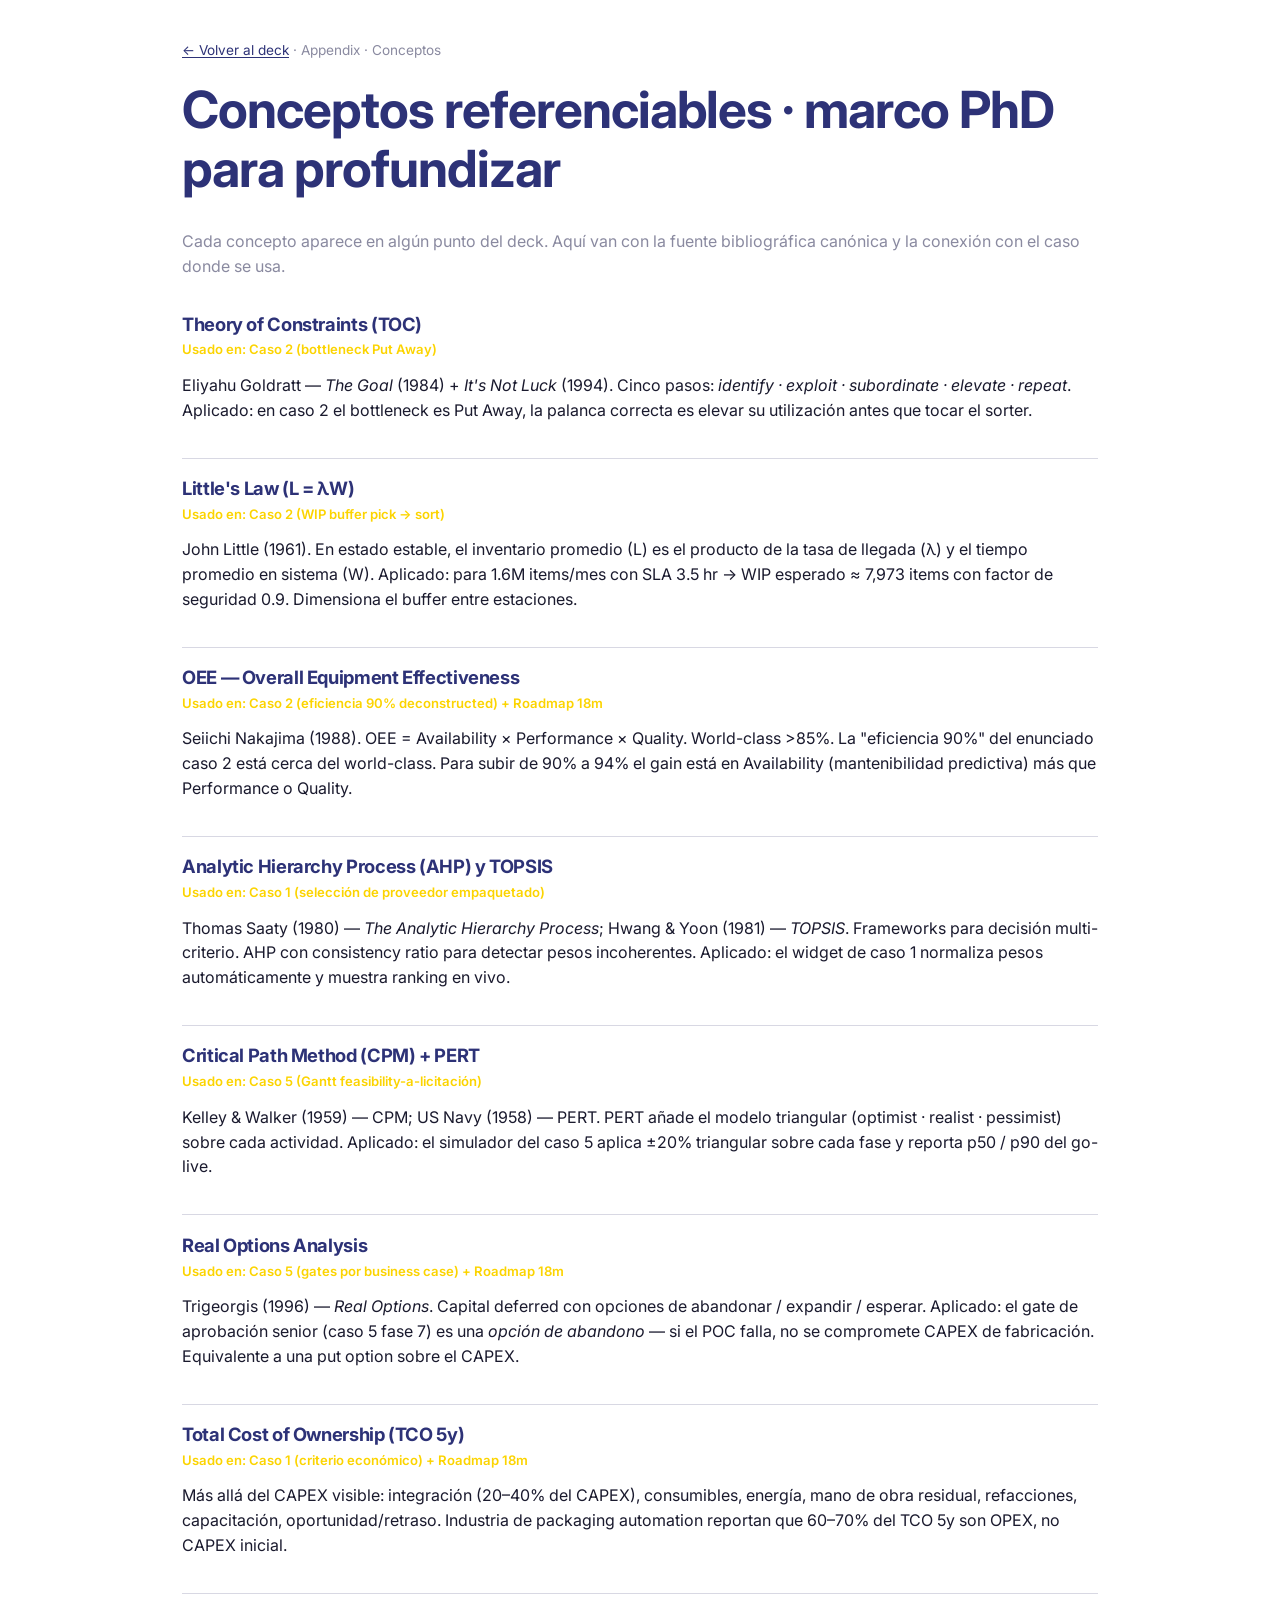
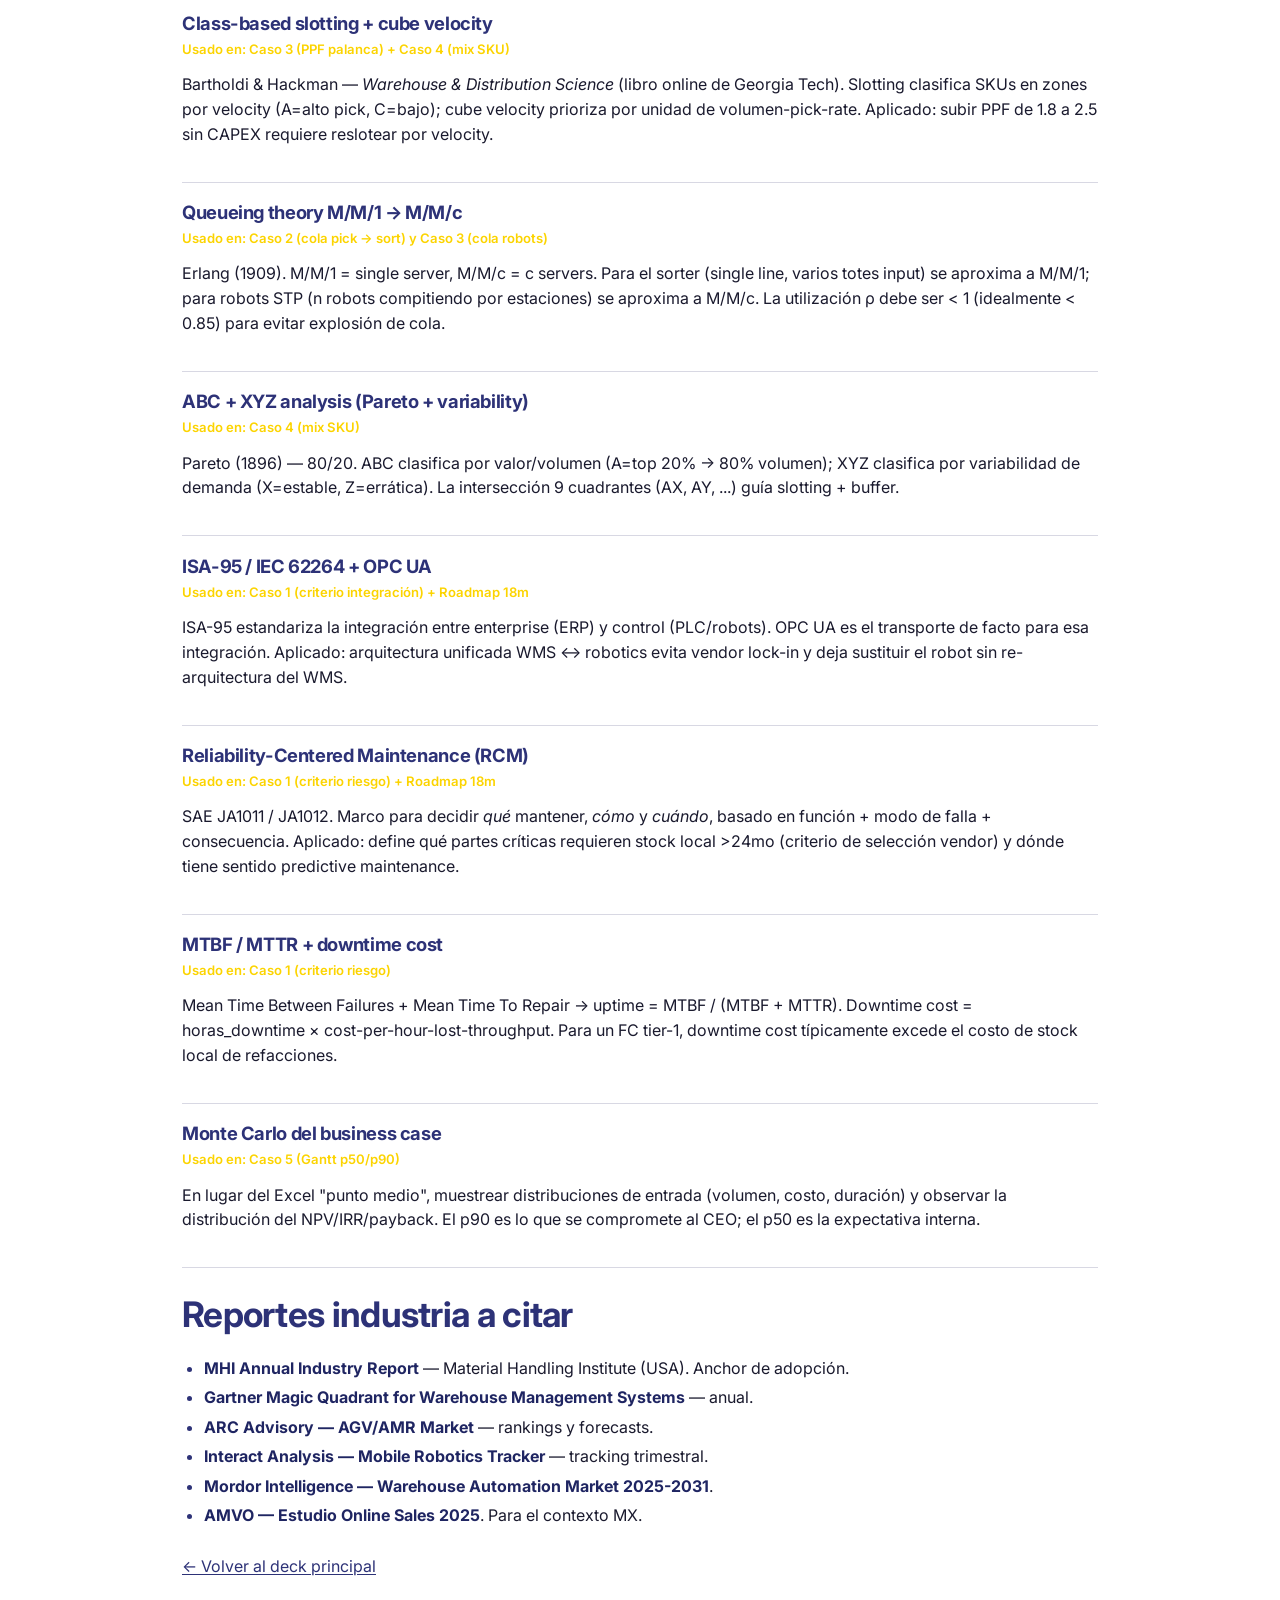
<file: appendix/conceptos-phd.html>
<!DOCTYPE html>
<html lang="es">
<head>
  <meta charset="UTF-8">
  <meta name="viewport" content="width=device-width, initial-scale=1">
  <title>Conceptos referenciables · Business Case MELI</title>
  <link rel="preconnect" href="https://fonts.googleapis.com">
  <link rel="preconnect" href="https://fonts.gstatic.com" crossorigin>
  <link href="https://fonts.googleapis.com/css2?family=Inter:wght@300;400;500;600;700;800&family=JetBrains+Mono:wght@400;500&display=swap" rel="stylesheet">
  <link rel="stylesheet" href="../css/meli-theme.css">
  <style>
    .app-shell { max-width: 980px; margin: 0 auto; padding: 2.5rem var(--gutter); }
    .breadcrumb { font-size: 0.85rem; color: var(--color-text-muted); margin-bottom: 1.2rem; }
    .concept { padding: 1.2rem 0; border-bottom: 1px solid var(--color-border); }
    .concept__name { font-size: 1.15rem; color: var(--meli-blue); margin: 0 0 0.3rem 0; }
    .concept__where { font-size: 0.82rem; color: var(--meli-yellow-dark); font-weight: 600; }
  </style>
</head>
<body>
<div class="app-shell">
  <p class="breadcrumb"><a href="../index.html">← Volver al deck</a> · Appendix · Conceptos</p>
  <h1>Conceptos referenciables · marco PhD para profundizar</h1>
  <p class="text-muted">Cada concepto aparece en algún punto del deck. Aquí van con la fuente bibliográfica canónica y la conexión con el caso donde se usa.</p>

  <div class="concept">
    <h3 class="concept__name">Theory of Constraints (TOC)</h3>
    <p class="concept__where">Usado en: Caso 2 (bottleneck Put Away)</p>
    <p>Eliyahu Goldratt — <em>The Goal</em> (1984) + <em>It's Not Luck</em> (1994). Cinco pasos: <em>identify · exploit · subordinate · elevate · repeat</em>. Aplicado: en caso 2 el bottleneck es Put Away, la palanca correcta es elevar su utilización antes que tocar el sorter.</p>
  </div>

  <div class="concept">
    <h3 class="concept__name">Little's Law (L = λW)</h3>
    <p class="concept__where">Usado en: Caso 2 (WIP buffer pick → sort)</p>
    <p>John Little (1961). En estado estable, el inventario promedio (L) es el producto de la tasa de llegada (λ) y el tiempo promedio en sistema (W). Aplicado: para 1.6M items/mes con SLA 3.5 hr → WIP esperado ≈ 7,973 items con factor de seguridad 0.9. Dimensiona el buffer entre estaciones.</p>
  </div>

  <div class="concept">
    <h3 class="concept__name">OEE — Overall Equipment Effectiveness</h3>
    <p class="concept__where">Usado en: Caso 2 (eficiencia 90% deconstructed) + Roadmap 18m</p>
    <p>Seiichi Nakajima (1988). OEE = Availability × Performance × Quality. World-class &gt;85%. La "eficiencia 90%" del enunciado caso 2 está cerca del world-class. Para subir de 90% a 94% el gain está en Availability (mantenibilidad predictiva) más que Performance o Quality.</p>
  </div>

  <div class="concept">
    <h3 class="concept__name">Analytic Hierarchy Process (AHP) y TOPSIS</h3>
    <p class="concept__where">Usado en: Caso 1 (selección de proveedor empaquetado)</p>
    <p>Thomas Saaty (1980) — <em>The Analytic Hierarchy Process</em>; Hwang &amp; Yoon (1981) — <em>TOPSIS</em>. Frameworks para decisión multi-criterio. AHP con consistency ratio para detectar pesos incoherentes. Aplicado: el widget de caso 1 normaliza pesos automáticamente y muestra ranking en vivo.</p>
  </div>

  <div class="concept">
    <h3 class="concept__name">Critical Path Method (CPM) + PERT</h3>
    <p class="concept__where">Usado en: Caso 5 (Gantt feasibility-a-licitación)</p>
    <p>Kelley &amp; Walker (1959) — CPM; US Navy (1958) — PERT. PERT añade el modelo triangular (optimist · realist · pessimist) sobre cada actividad. Aplicado: el simulador del caso 5 aplica ±20% triangular sobre cada fase y reporta p50 / p90 del go-live.</p>
  </div>

  <div class="concept">
    <h3 class="concept__name">Real Options Analysis</h3>
    <p class="concept__where">Usado en: Caso 5 (gates por business case) + Roadmap 18m</p>
    <p>Trigeorgis (1996) — <em>Real Options</em>. Capital deferred con opciones de abandonar / expandir / esperar. Aplicado: el gate de aprobación senior (caso 5 fase 7) es una <em>opción de abandono</em> — si el POC falla, no se compromete CAPEX de fabricación. Equivalente a una put option sobre el CAPEX.</p>
  </div>

  <div class="concept">
    <h3 class="concept__name">Total Cost of Ownership (TCO 5y)</h3>
    <p class="concept__where">Usado en: Caso 1 (criterio económico) + Roadmap 18m</p>
    <p>Más allá del CAPEX visible: integración (20–40% del CAPEX), consumibles, energía, mano de obra residual, refacciones, capacitación, oportunidad/retraso. Industria de packaging automation reportan que 60–70% del TCO 5y son OPEX, no CAPEX inicial.</p>
  </div>

  <div class="concept">
    <h3 class="concept__name">Class-based slotting + cube velocity</h3>
    <p class="concept__where">Usado en: Caso 3 (PPF palanca) + Caso 4 (mix SKU)</p>
    <p>Bartholdi &amp; Hackman — <em>Warehouse &amp; Distribution Science</em> (libro online de Georgia Tech). Slotting clasifica SKUs en zones por velocity (A=alto pick, C=bajo); cube velocity prioriza por unidad de volumen-pick-rate. Aplicado: subir PPF de 1.8 a 2.5 sin CAPEX requiere reslotear por velocity.</p>
  </div>

  <div class="concept">
    <h3 class="concept__name">Queueing theory M/M/1 → M/M/c</h3>
    <p class="concept__where">Usado en: Caso 2 (cola pick → sort) y Caso 3 (cola robots)</p>
    <p>Erlang (1909). M/M/1 = single server, M/M/c = c servers. Para el sorter (single line, varios totes input) se aproxima a M/M/1; para robots STP (n robots compitiendo por estaciones) se aproxima a M/M/c. La utilización ρ debe ser &lt; 1 (idealmente &lt; 0.85) para evitar explosión de cola.</p>
  </div>

  <div class="concept">
    <h3 class="concept__name">ABC + XYZ analysis (Pareto + variability)</h3>
    <p class="concept__where">Usado en: Caso 4 (mix SKU)</p>
    <p>Pareto (1896) — 80/20. ABC clasifica por valor/volumen (A=top 20% → 80% volumen); XYZ clasifica por variabilidad de demanda (X=estable, Z=errática). La intersección 9 cuadrantes (AX, AY, ...) guía slotting + buffer.</p>
  </div>

  <div class="concept">
    <h3 class="concept__name">ISA-95 / IEC 62264 + OPC UA</h3>
    <p class="concept__where">Usado en: Caso 1 (criterio integración) + Roadmap 18m</p>
    <p>ISA-95 estandariza la integración entre enterprise (ERP) y control (PLC/robots). OPC UA es el transporte de facto para esa integración. Aplicado: arquitectura unificada WMS ↔ robotics evita vendor lock-in y deja sustituir el robot sin re-arquitectura del WMS.</p>
  </div>

  <div class="concept">
    <h3 class="concept__name">Reliability-Centered Maintenance (RCM)</h3>
    <p class="concept__where">Usado en: Caso 1 (criterio riesgo) + Roadmap 18m</p>
    <p>SAE JA1011 / JA1012. Marco para decidir <em>qué</em> mantener, <em>cómo</em> y <em>cuándo</em>, basado en función + modo de falla + consecuencia. Aplicado: define qué partes críticas requieren stock local &gt;24mo (criterio de selección vendor) y dónde tiene sentido predictive maintenance.</p>
  </div>

  <div class="concept">
    <h3 class="concept__name">MTBF / MTTR + downtime cost</h3>
    <p class="concept__where">Usado en: Caso 1 (criterio riesgo)</p>
    <p>Mean Time Between Failures + Mean Time To Repair → uptime = MTBF / (MTBF + MTTR). Downtime cost = horas_downtime × cost-per-hour-lost-throughput. Para un FC tier-1, downtime cost típicamente excede el costo de stock local de refacciones.</p>
  </div>

  <div class="concept">
    <h3 class="concept__name">Monte Carlo del business case</h3>
    <p class="concept__where">Usado en: Caso 5 (Gantt p50/p90)</p>
    <p>En lugar del Excel "punto medio", muestrear distribuciones de entrada (volumen, costo, duración) y observar la distribución del NPV/IRR/payback. El p90 es lo que se compromete al CEO; el p50 es la expectativa interna.</p>
  </div>

  <h2 class="mt-3">Reportes industria a citar</h2>
  <ul>
    <li><strong>MHI Annual Industry Report</strong> — Material Handling Institute (USA). Anchor de adopción.</li>
    <li><strong>Gartner Magic Quadrant for Warehouse Management Systems</strong> — anual.</li>
    <li><strong>ARC Advisory — AGV/AMR Market</strong> — rankings y forecasts.</li>
    <li><strong>Interact Analysis — Mobile Robotics Tracker</strong> — tracking trimestral.</li>
    <li><strong>Mordor Intelligence — Warehouse Automation Market 2025-2031</strong>.</li>
    <li><strong>AMVO — Estudio Online Sales 2025</strong>. Para el contexto MX.</li>
  </ul>

  <p class="text-muted mt-3"><a href="../index.html">← Volver al deck principal</a></p>
</div>
</body>
</html>
</file>
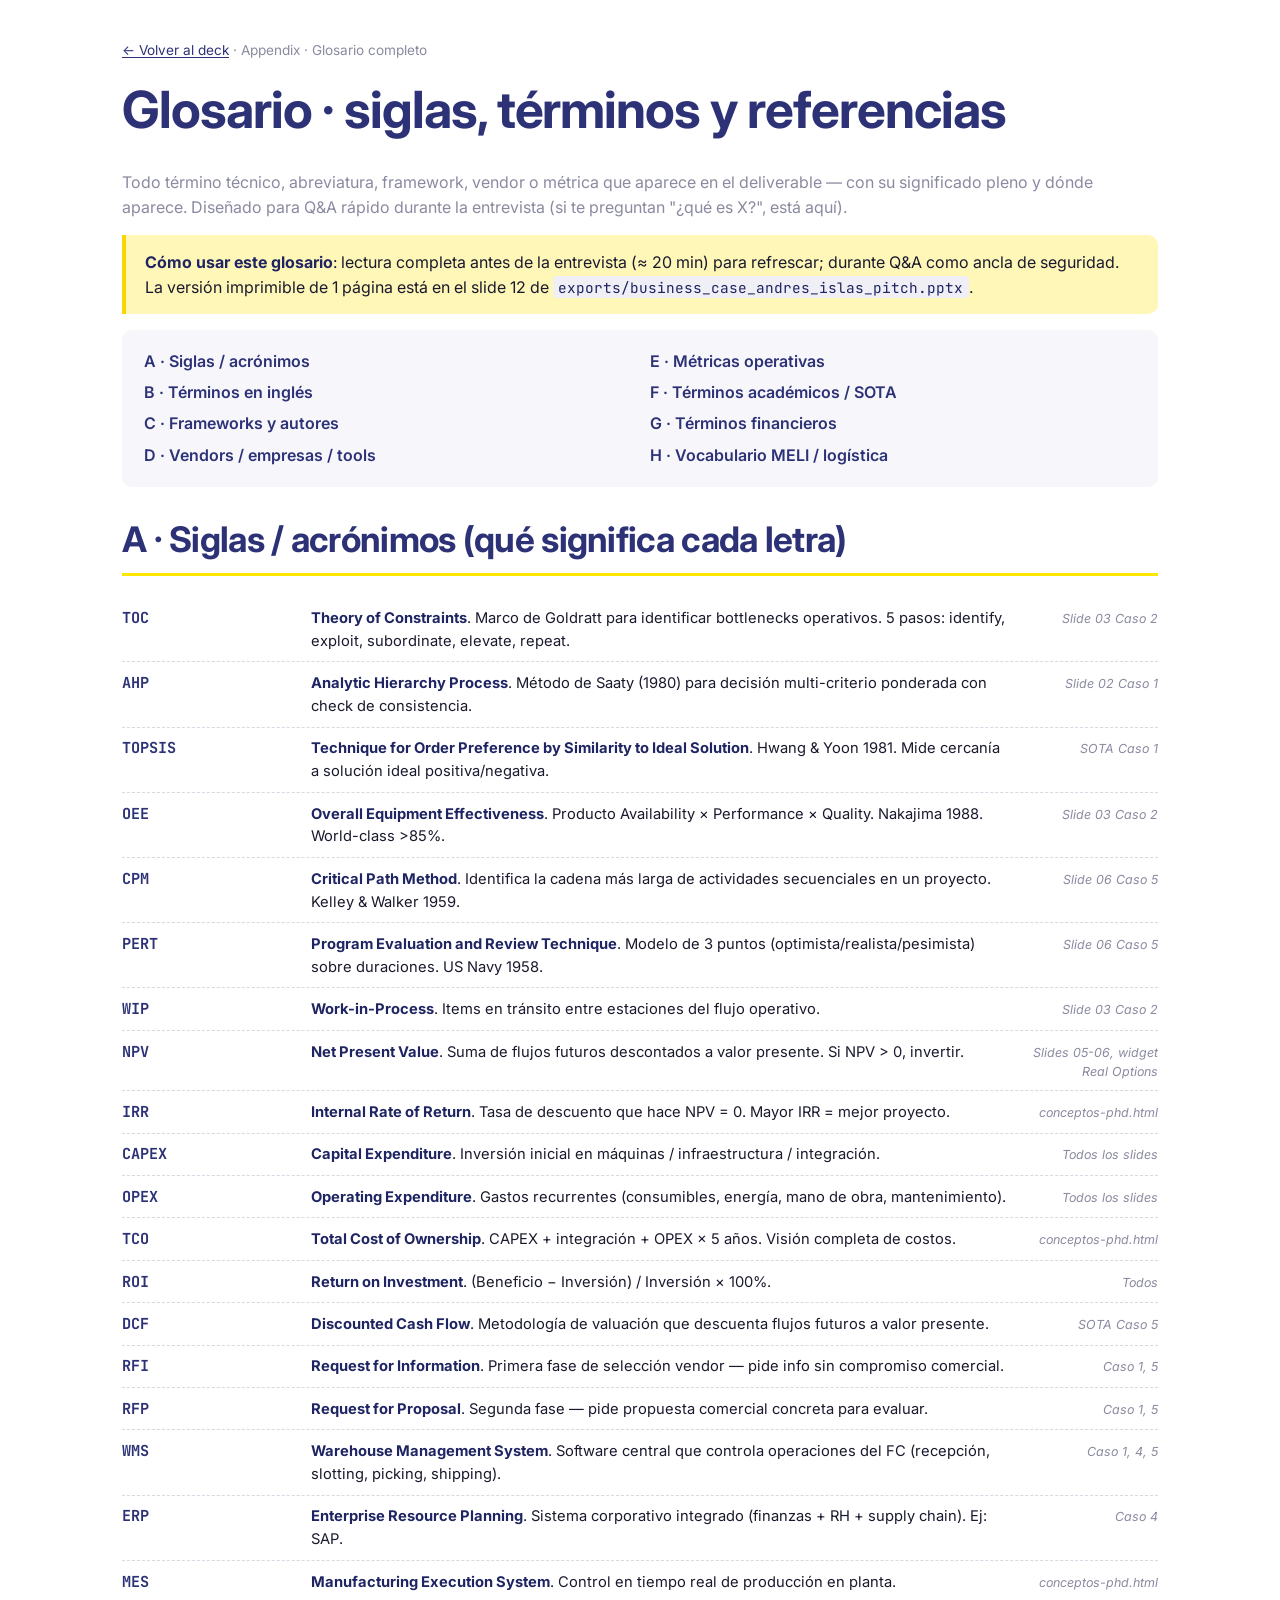
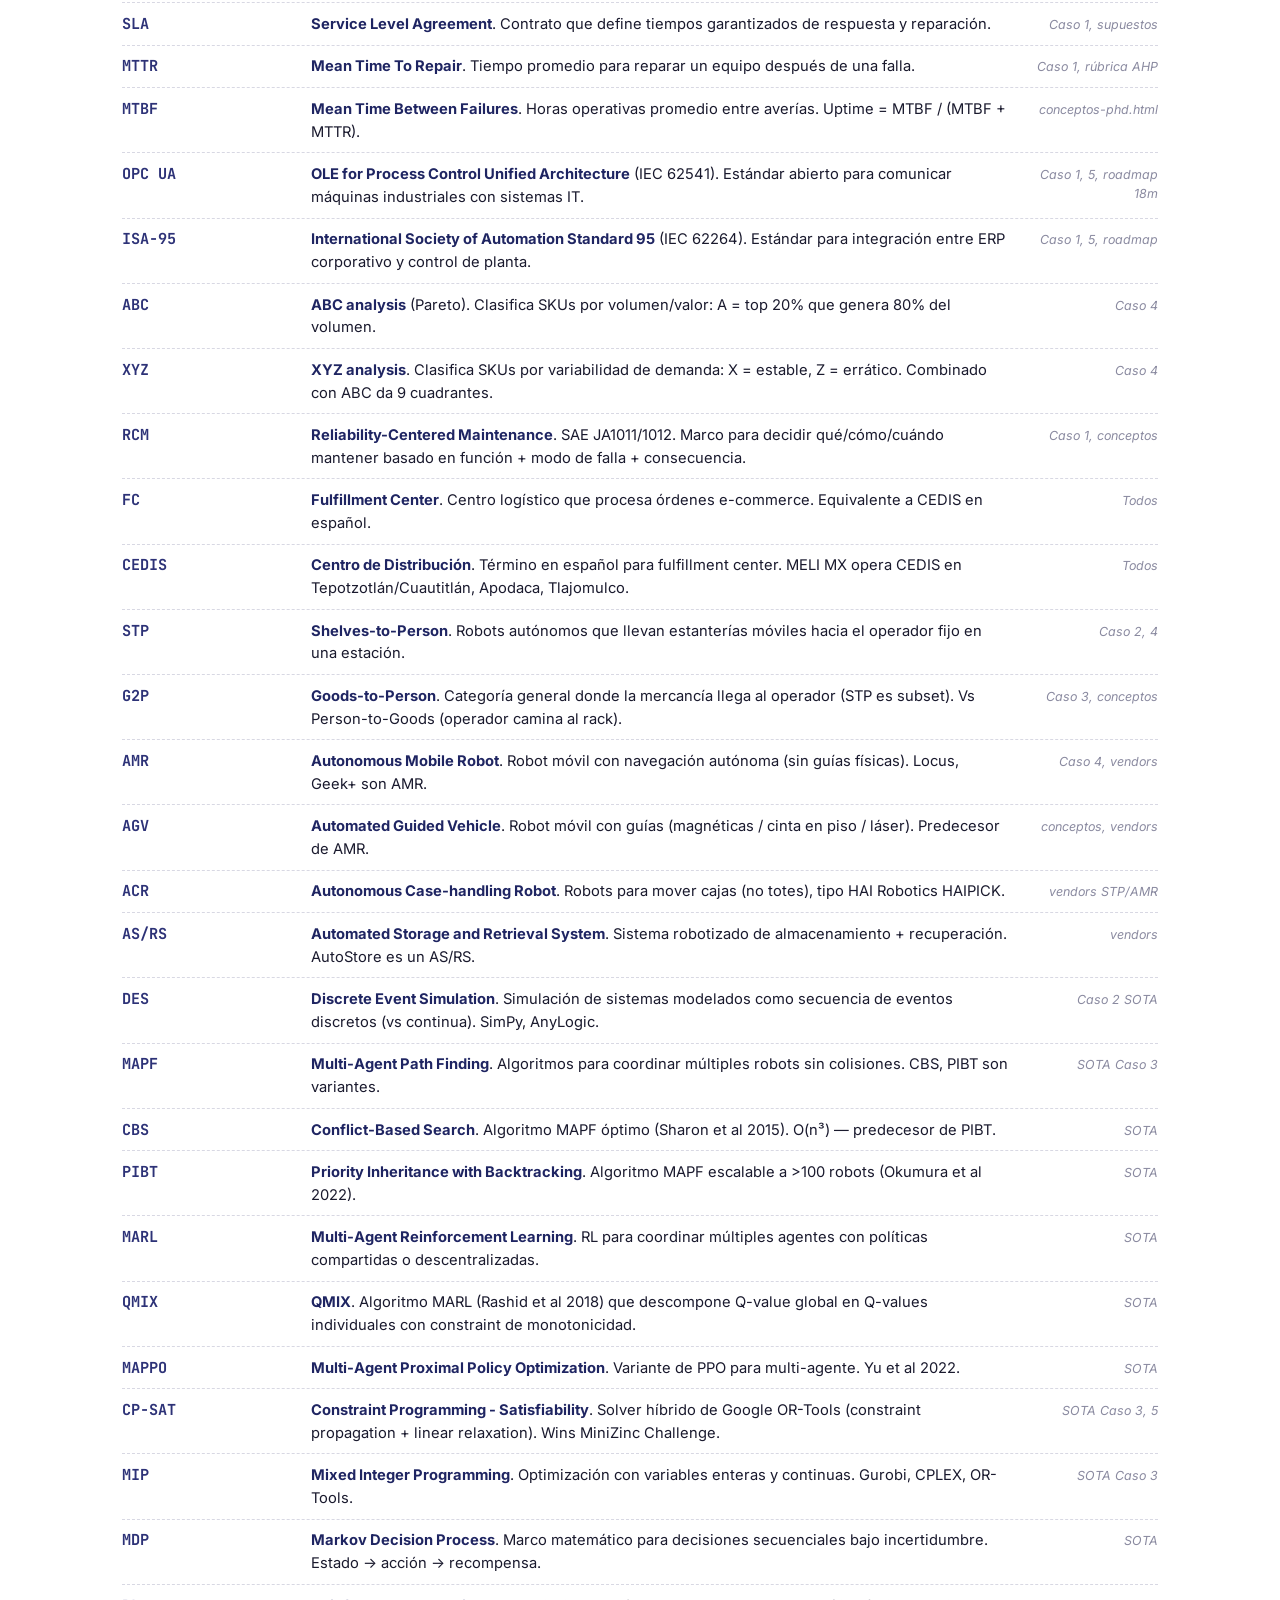
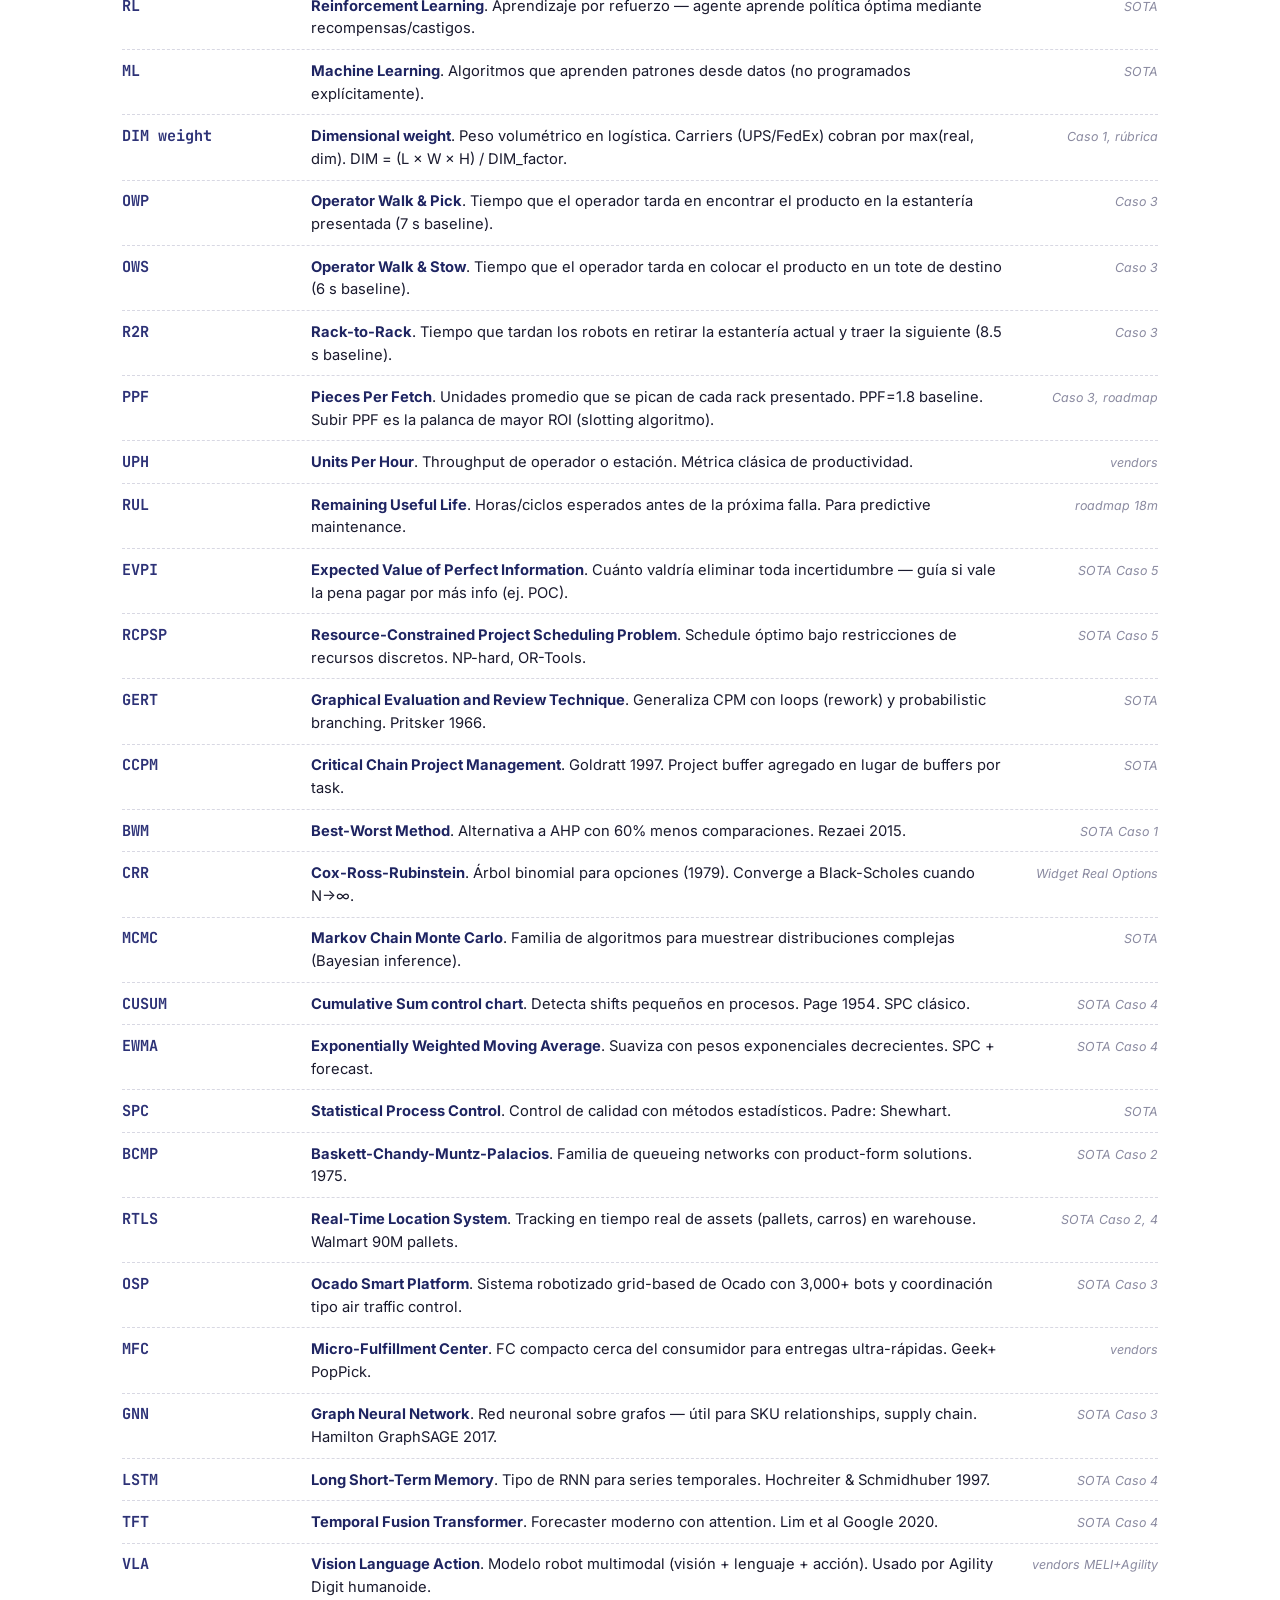
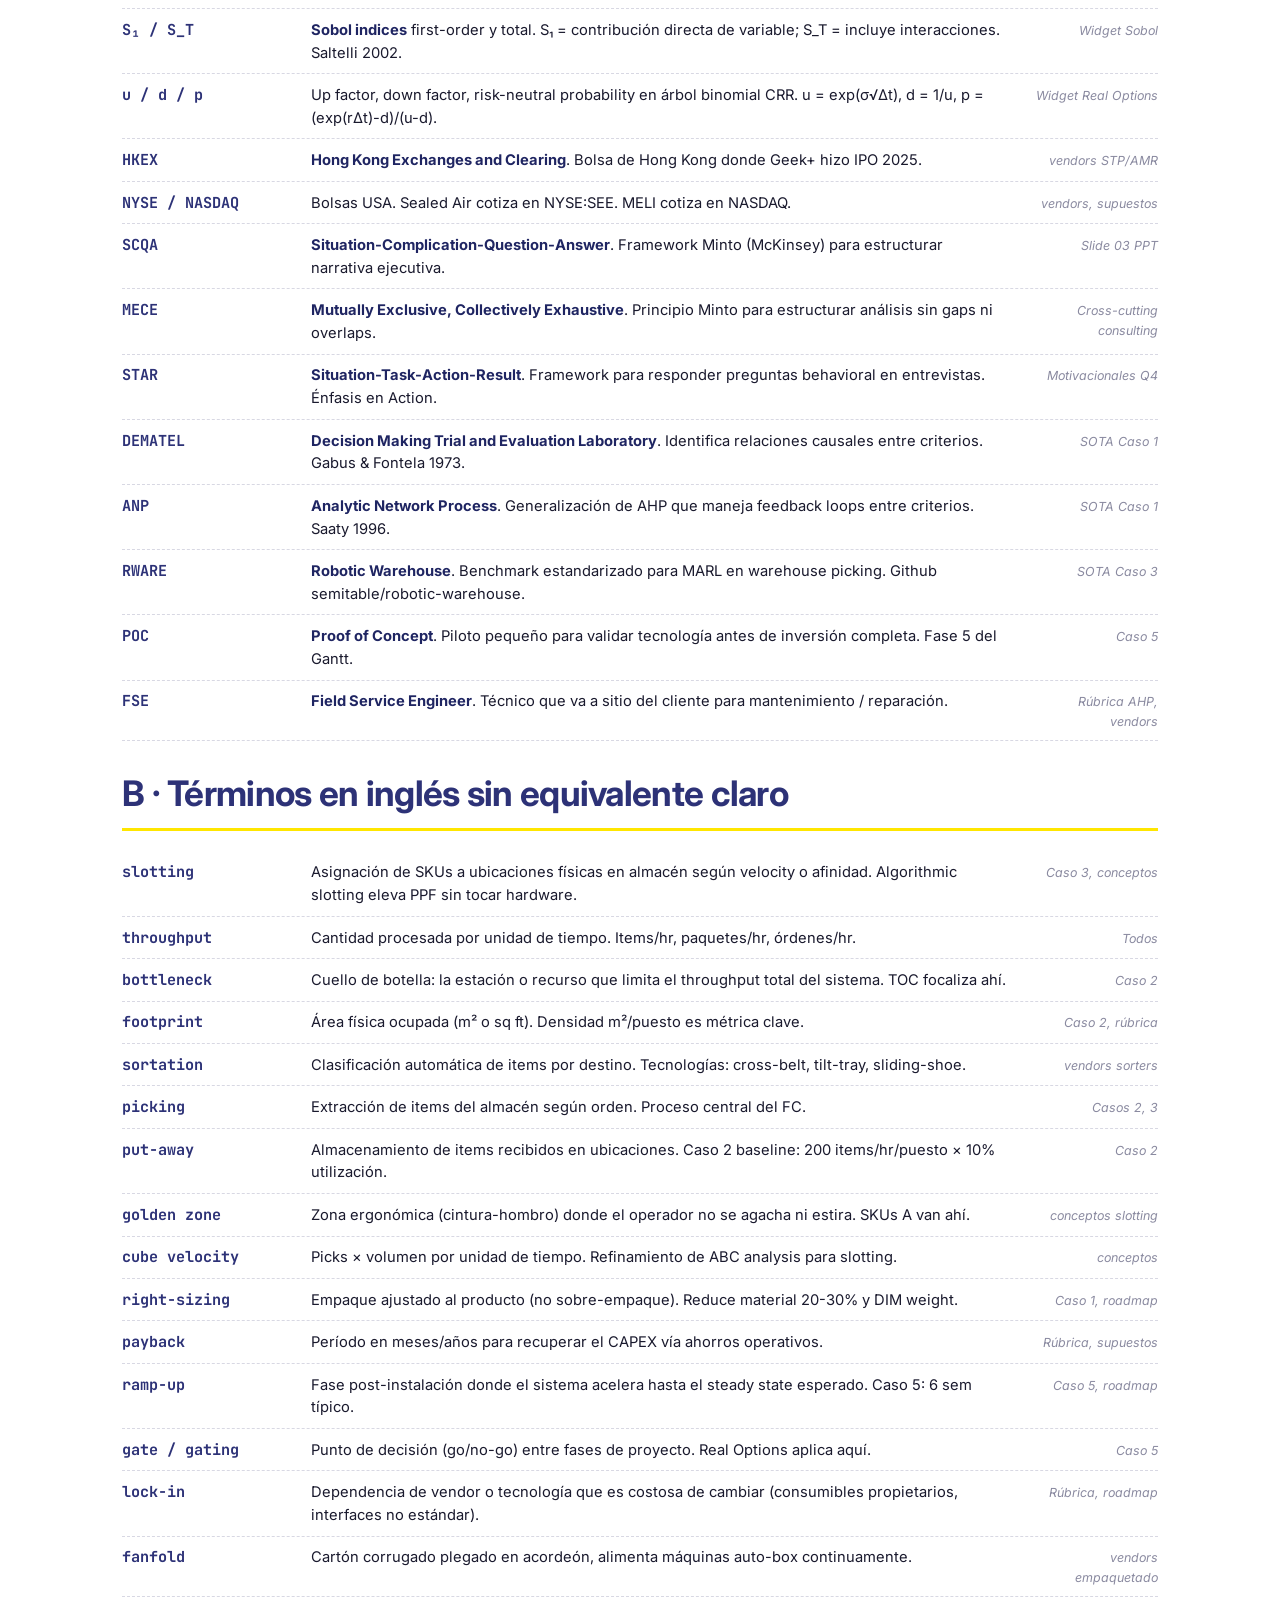
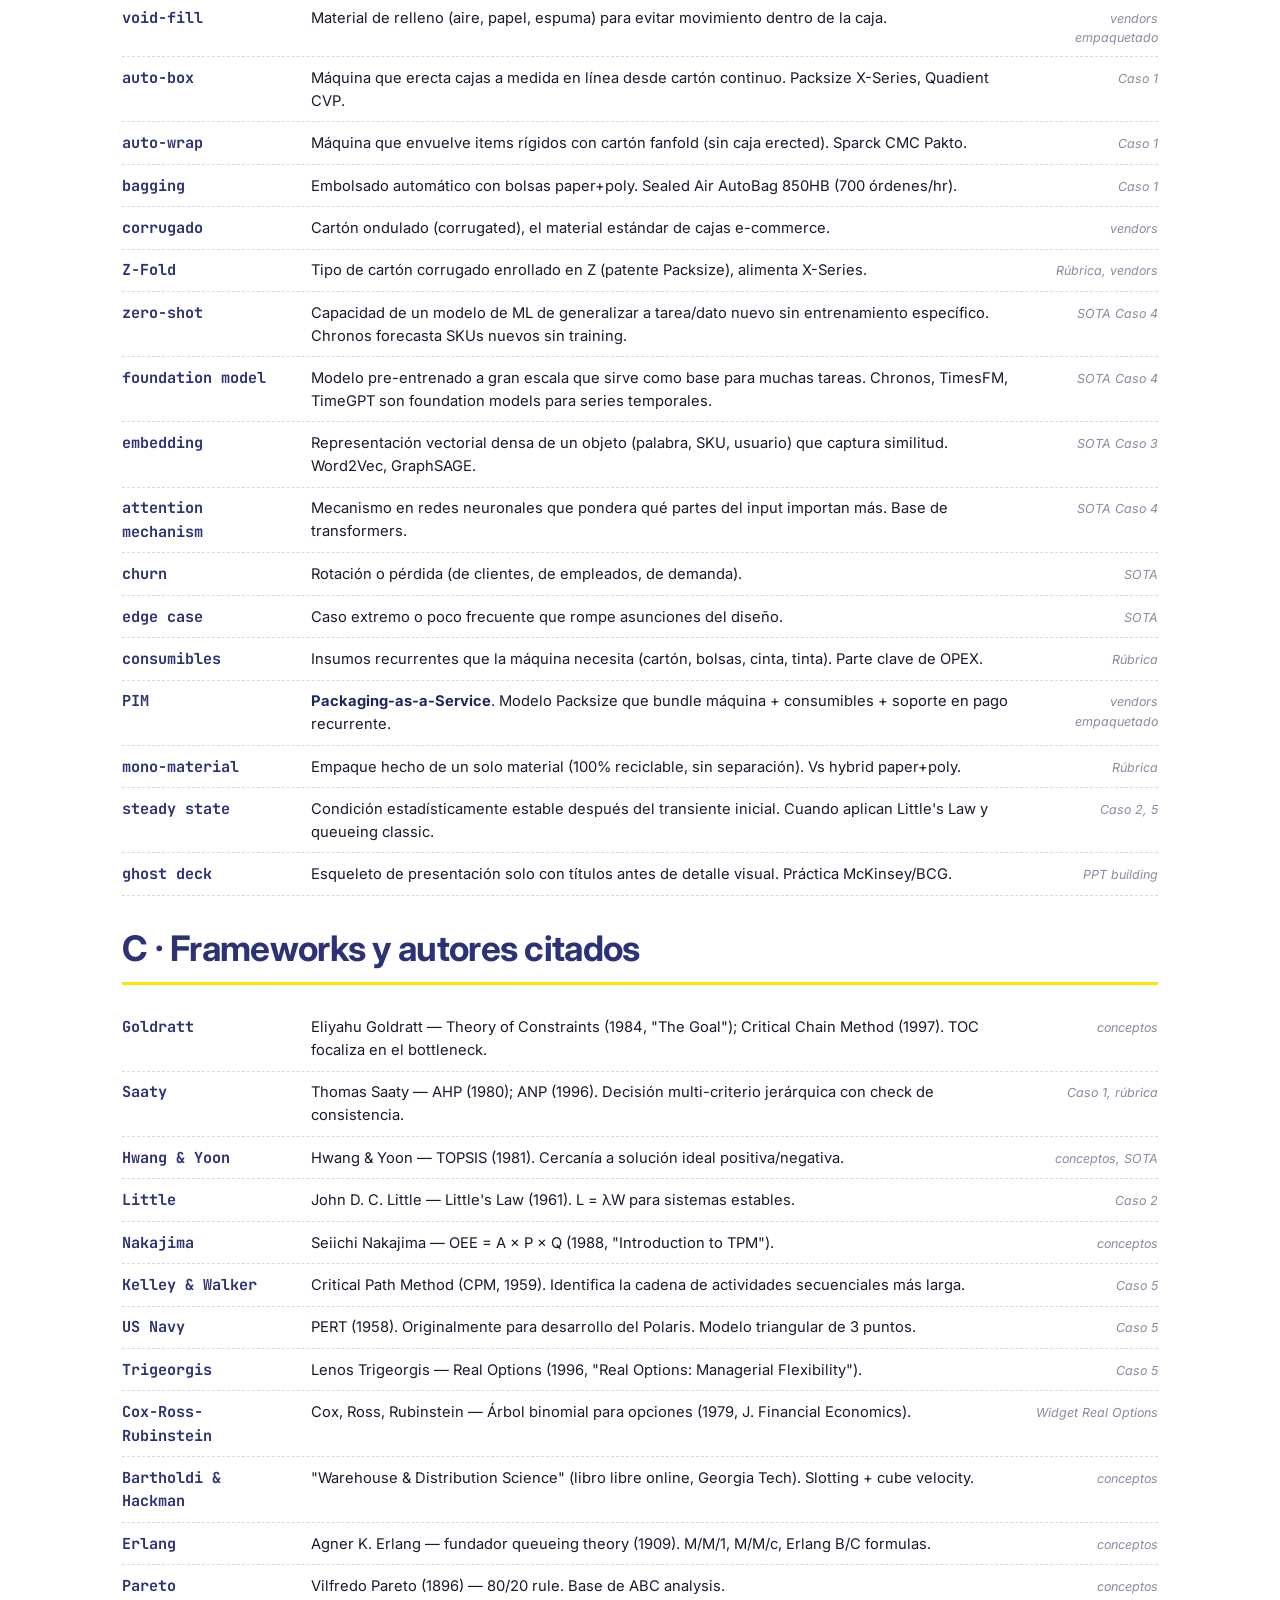
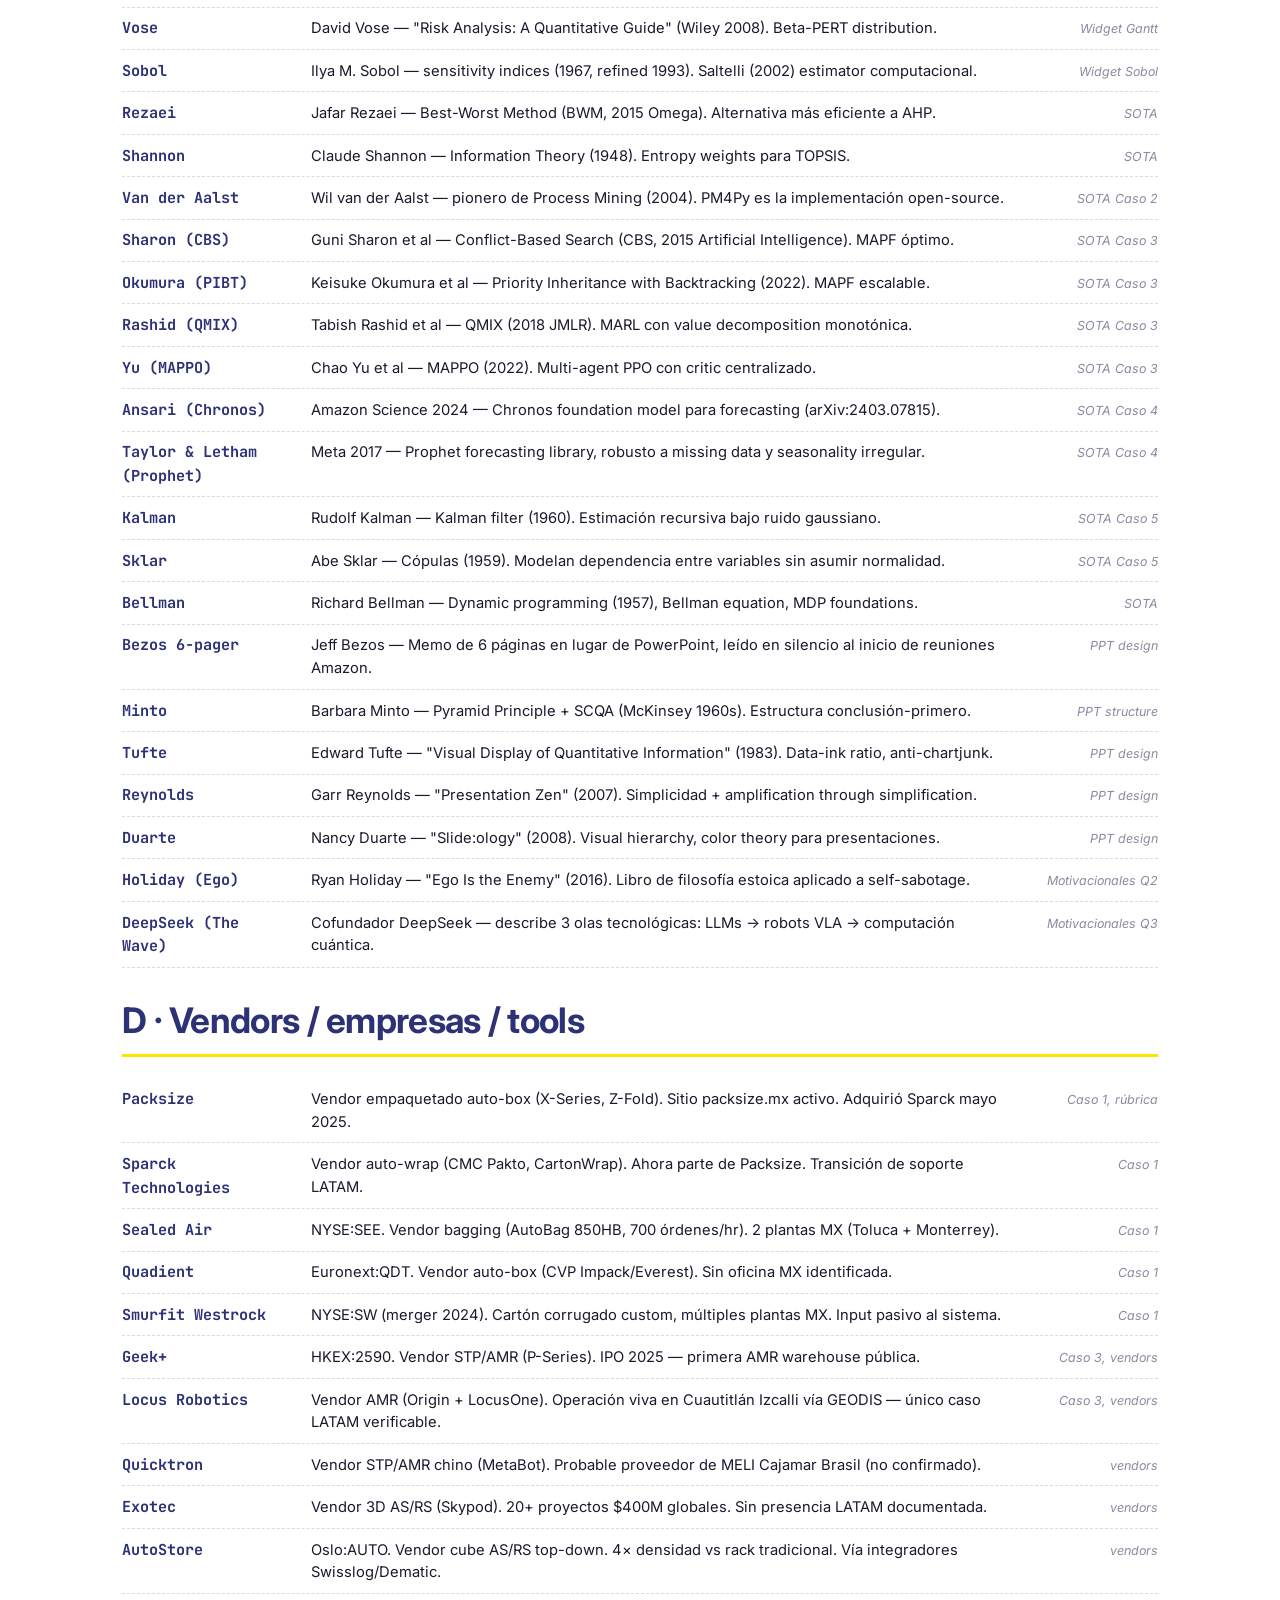
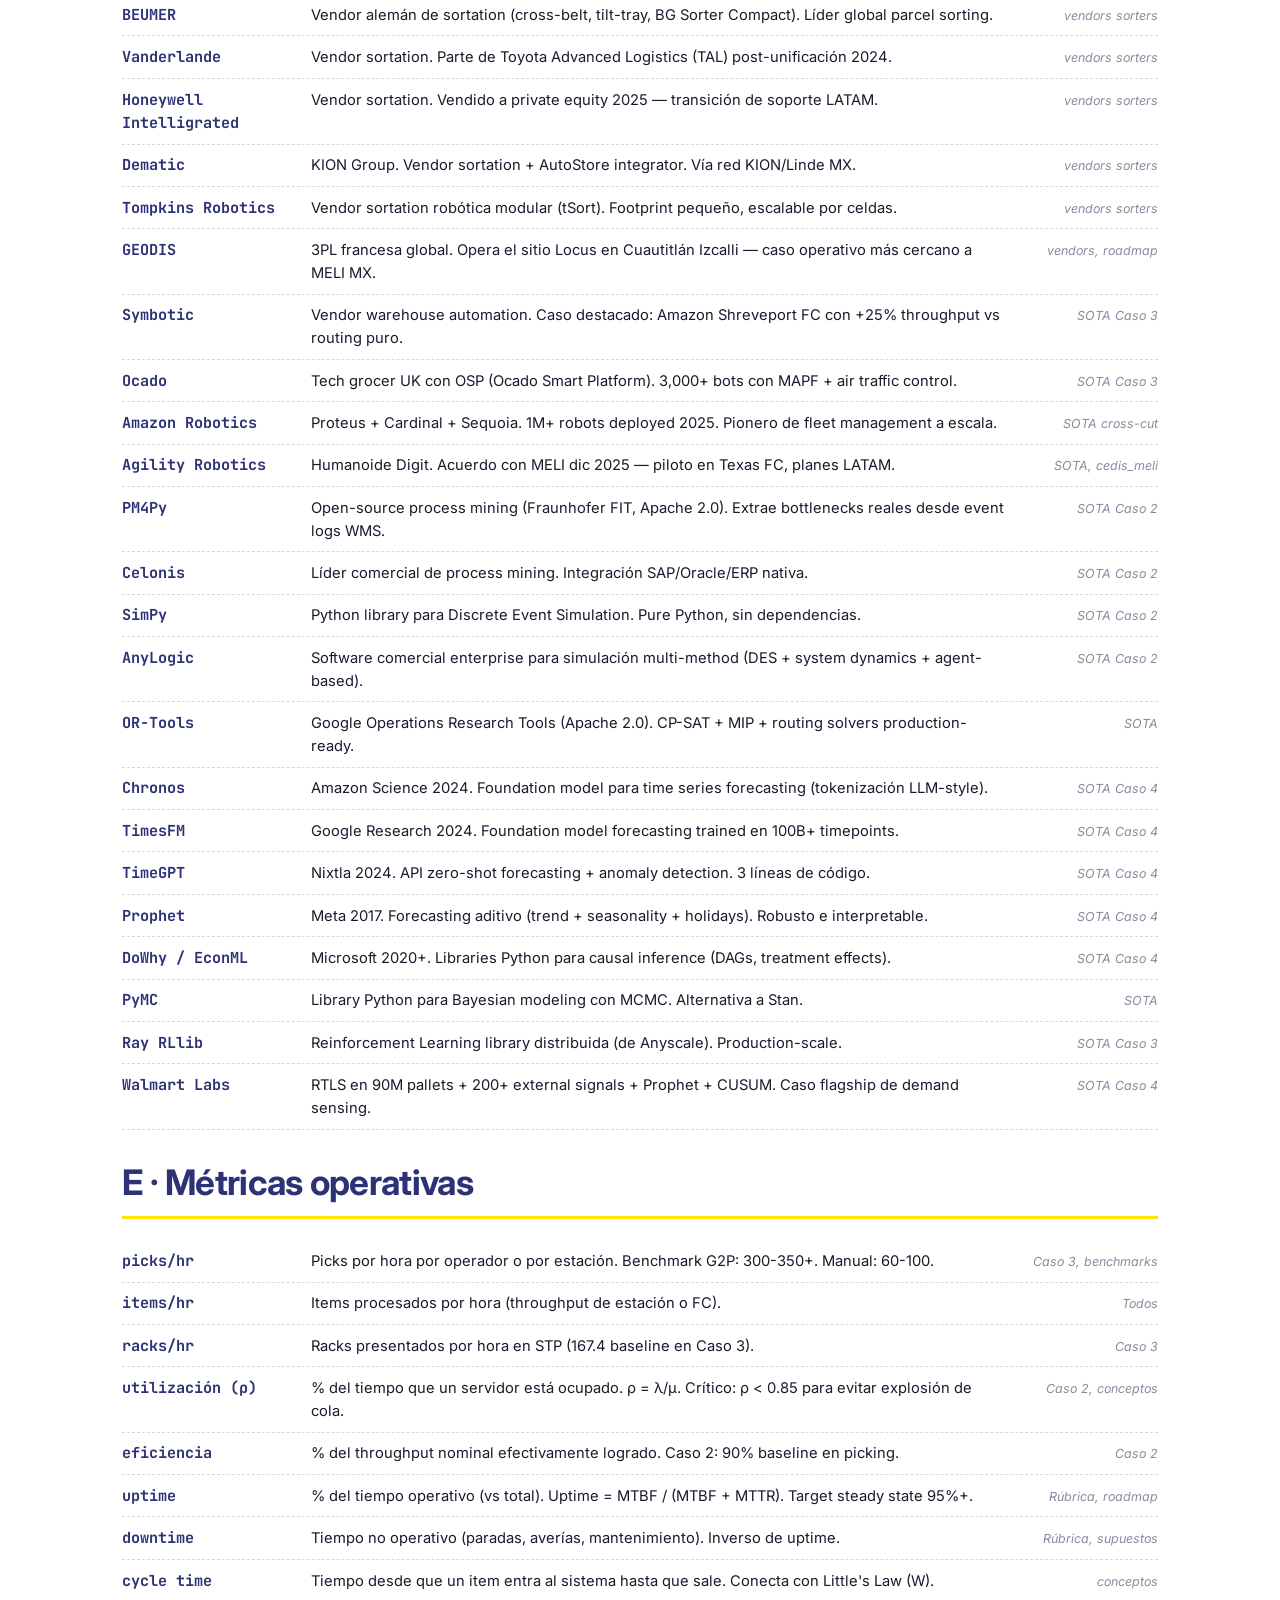
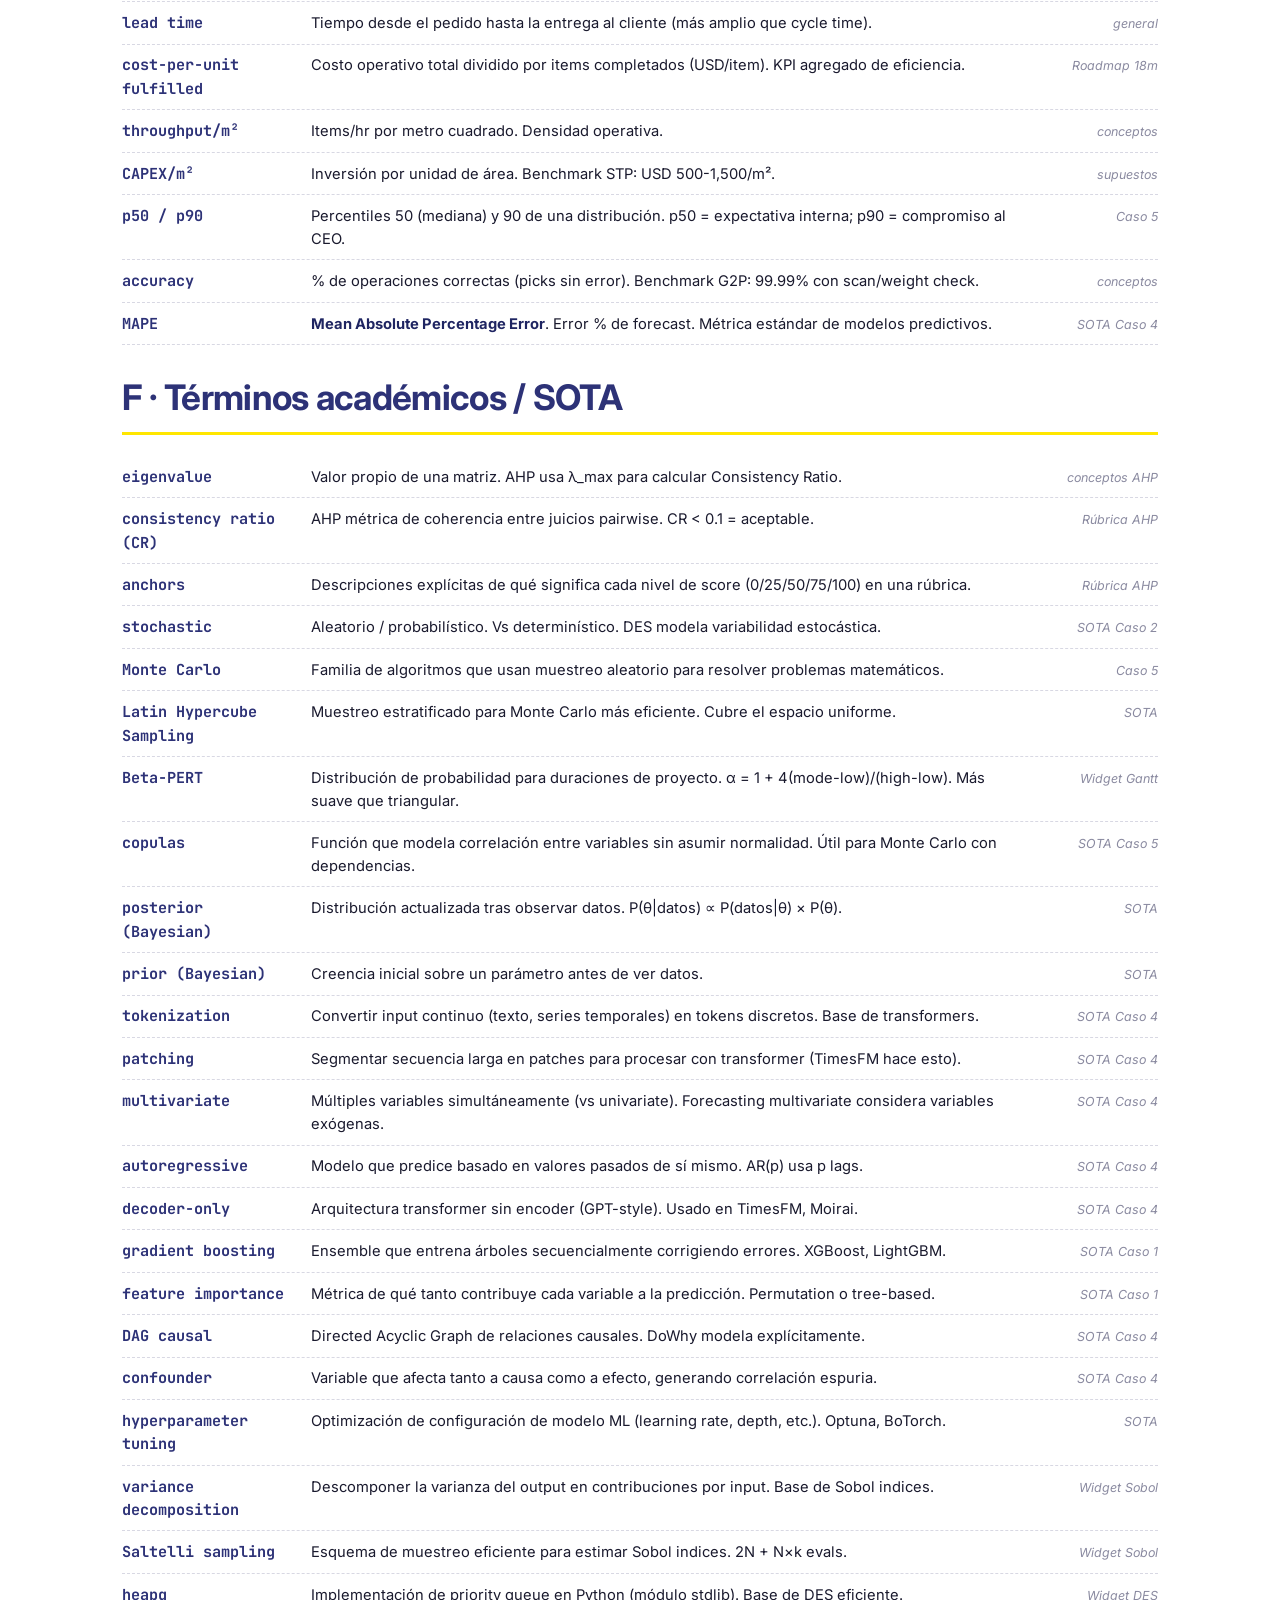
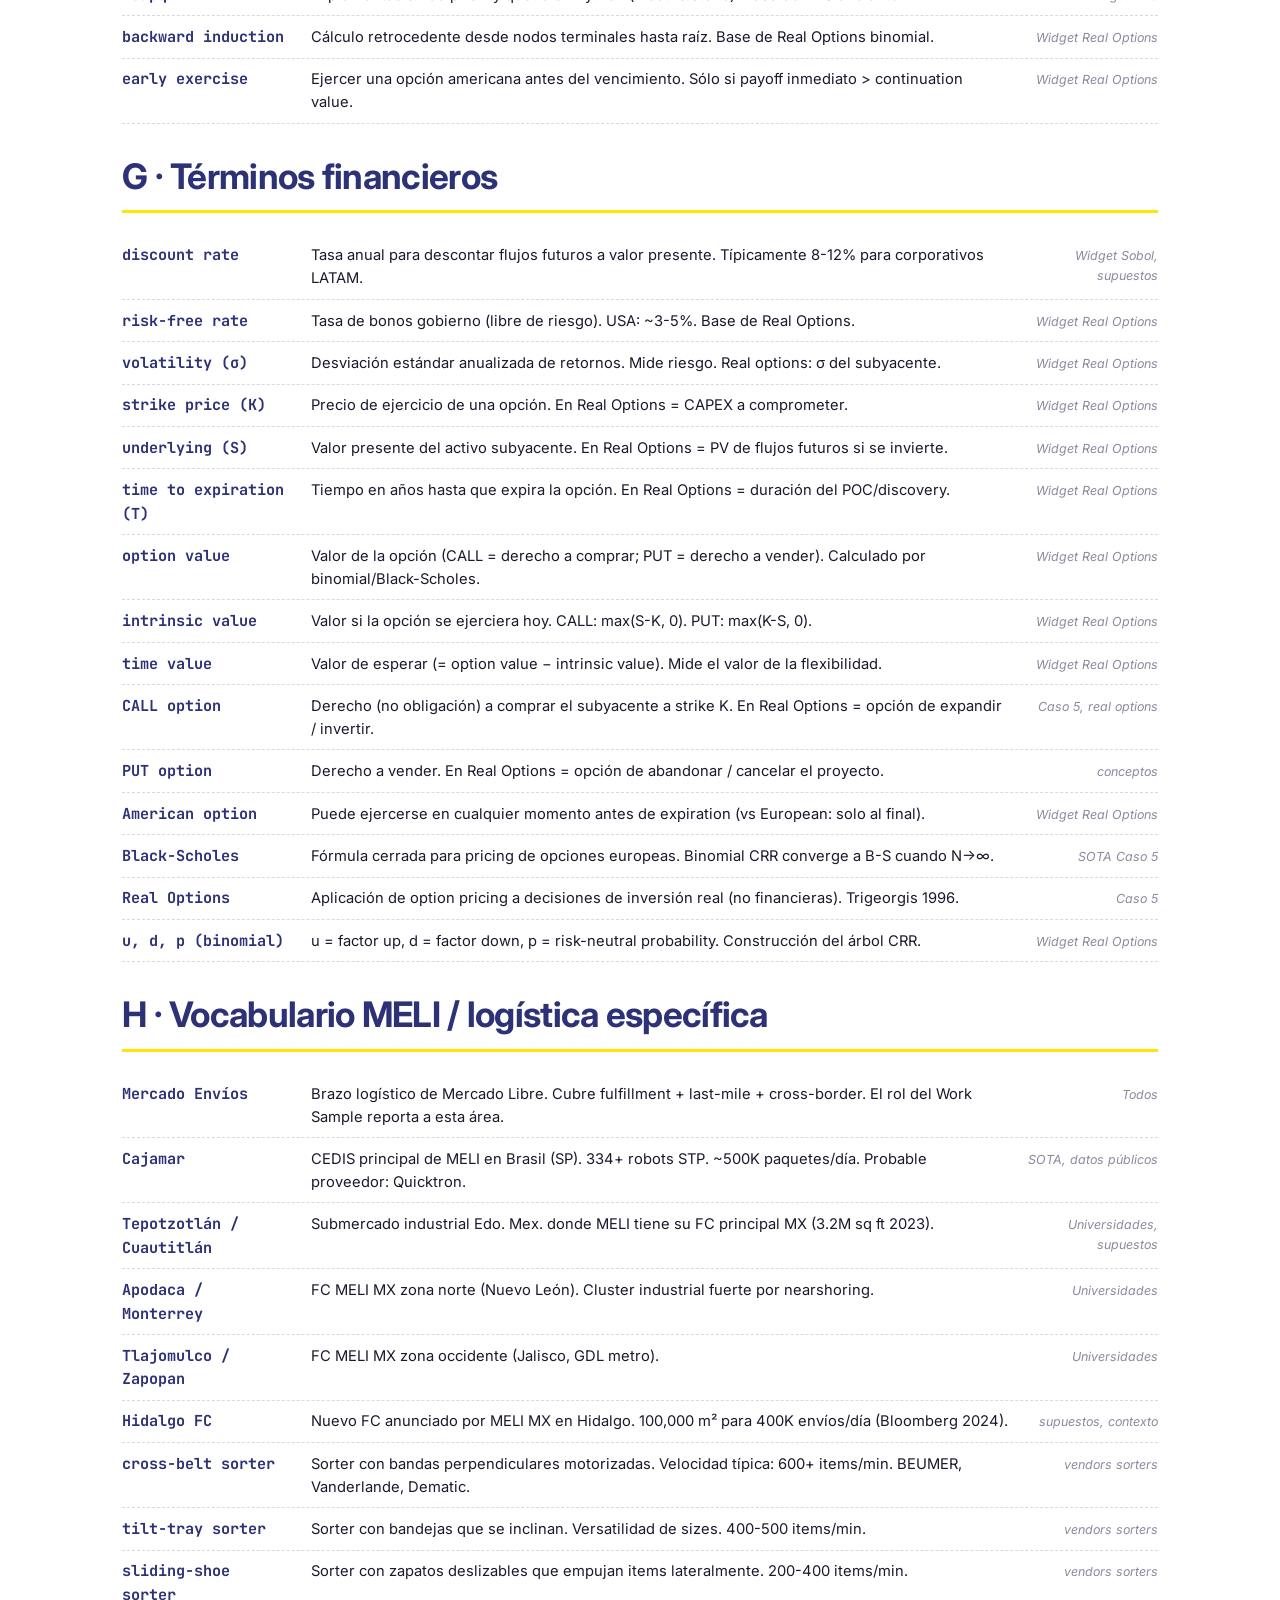
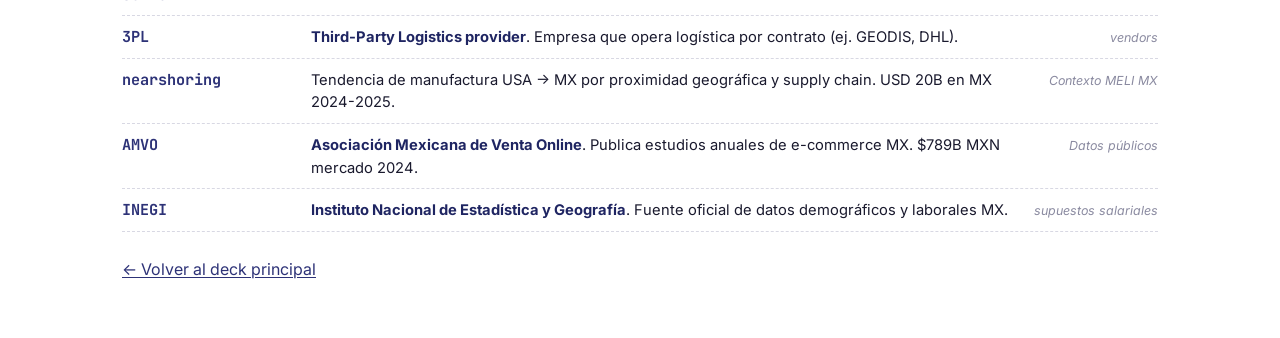
<file: appendix/glosario.html>
<!DOCTYPE html>
<html lang="es">
<head>
  <meta charset="UTF-8">
  <meta name="viewport" content="width=device-width, initial-scale=1">
  <title>Glosario · Business Case MELI</title>
  <link rel="preconnect" href="https://fonts.googleapis.com">
  <link rel="preconnect" href="https://fonts.gstatic.com" crossorigin>
  <link href="https://fonts.googleapis.com/css2?family=Inter:wght@300;400;500;600;700;800&family=JetBrains+Mono:wght@400;500&display=swap" rel="stylesheet">
  <link rel="stylesheet" href="../css/meli-theme.css">
  <style>
    .app-shell { max-width: 1100px; margin: 0 auto; padding: 2.5rem var(--gutter); }
    .breadcrumb { font-size: 0.85rem; color: var(--color-text-muted); margin-bottom: 1.2rem; }
    .cat { margin-top: 2rem; }
    .cat h2 { color: var(--meli-blue); border-bottom: 3px solid var(--meli-yellow); padding-bottom: 0.4em; }
    .term { display: grid; grid-template-columns: 170px 1fr 130px; gap: 0.4rem 1.2rem; padding: 0.55rem 0; border-bottom: 1px dashed var(--color-border); align-items: baseline; }
    .term__sigla { font-family: var(--font-mono); font-weight: 700; color: var(--meli-blue); font-size: 0.95rem; }
    .term__def { font-size: 0.92rem; color: var(--color-text); }
    .term__where { font-size: 0.78rem; color: var(--color-text-muted); font-style: italic; text-align: right; }
    .toc-mini { background: var(--color-bg-soft); padding: 1rem 1.4rem; border-radius: var(--radius); margin-bottom: 1.5rem; column-count: 2; gap: 1.2rem; }
    .toc-mini a { color: var(--meli-blue); text-decoration: none; font-weight: 600; display: block; padding: 0.2em 0; }
    .toc-mini a:hover { text-decoration: underline; }
    @media (max-width: 720px) {
      .term { grid-template-columns: 1fr; }
      .term__where { text-align: left; }
      .toc-mini { column-count: 1; }
    }
  </style>
</head>
<body>
<div class="app-shell">
  <p class="breadcrumb"><a href="../index.html">← Volver al deck</a> · Appendix · Glosario completo</p>
  <h1>Glosario · siglas, términos y referencias</h1>
  <p class="text-muted">Todo término técnico, abreviatura, framework, vendor o métrica que aparece en el deliverable — con su significado pleno y dónde aparece. Diseñado para Q&amp;A rápido durante la entrevista (si te preguntan "¿qué es X?", está aquí).</p>

  <div class="callout callout--yellow">
    <strong>Cómo usar este glosario</strong>: lectura completa antes de la entrevista (≈ 20 min) para refrescar; durante Q&amp;A como ancla de seguridad. La versión imprimible de 1 página está en el slide 12 de <code>exports/business_case_andres_islas_pitch.pptx</code>.
  </div>

  <div class="toc-mini">
    <a href="#siglas">A · Siglas / acrónimos</a>
    <a href="#en">B · Términos en inglés</a>
    <a href="#frameworks">C · Frameworks y autores</a>
    <a href="#vendors">D · Vendors / empresas / tools</a>
    <a href="#metricas">E · Métricas operativas</a>
    <a href="#academicos">F · Términos académicos / SOTA</a>
    <a href="#financieros">G · Términos financieros</a>
    <a href="#meli">H · Vocabulario MELI / logística</a>
  </div>

  <!-- A · Siglas -->
  <section class="cat" id="siglas">
    <h2>A · Siglas / acrónimos (qué significa cada letra)</h2>
    <div class="term"><span class="term__sigla">TOC</span><span class="term__def"><strong>Theory of Constraints</strong>. Marco de Goldratt para identificar bottlenecks operativos. 5 pasos: identify, exploit, subordinate, elevate, repeat.</span><span class="term__where">Slide 03 Caso 2</span></div>
    <div class="term"><span class="term__sigla">AHP</span><span class="term__def"><strong>Analytic Hierarchy Process</strong>. Método de Saaty (1980) para decisión multi-criterio ponderada con check de consistencia.</span><span class="term__where">Slide 02 Caso 1</span></div>
    <div class="term"><span class="term__sigla">TOPSIS</span><span class="term__def"><strong>Technique for Order Preference by Similarity to Ideal Solution</strong>. Hwang &amp; Yoon 1981. Mide cercanía a solución ideal positiva/negativa.</span><span class="term__where">SOTA Caso 1</span></div>
    <div class="term"><span class="term__sigla">OEE</span><span class="term__def"><strong>Overall Equipment Effectiveness</strong>. Producto Availability × Performance × Quality. Nakajima 1988. World-class &gt;85%.</span><span class="term__where">Slide 03 Caso 2</span></div>
    <div class="term"><span class="term__sigla">CPM</span><span class="term__def"><strong>Critical Path Method</strong>. Identifica la cadena más larga de actividades secuenciales en un proyecto. Kelley &amp; Walker 1959.</span><span class="term__where">Slide 06 Caso 5</span></div>
    <div class="term"><span class="term__sigla">PERT</span><span class="term__def"><strong>Program Evaluation and Review Technique</strong>. Modelo de 3 puntos (optimista/realista/pesimista) sobre duraciones. US Navy 1958.</span><span class="term__where">Slide 06 Caso 5</span></div>
    <div class="term"><span class="term__sigla">WIP</span><span class="term__def"><strong>Work-in-Process</strong>. Items en tránsito entre estaciones del flujo operativo.</span><span class="term__where">Slide 03 Caso 2</span></div>
    <div class="term"><span class="term__sigla">NPV</span><span class="term__def"><strong>Net Present Value</strong>. Suma de flujos futuros descontados a valor presente. Si NPV &gt; 0, invertir.</span><span class="term__where">Slides 05-06, widget Real Options</span></div>
    <div class="term"><span class="term__sigla">IRR</span><span class="term__def"><strong>Internal Rate of Return</strong>. Tasa de descuento que hace NPV = 0. Mayor IRR = mejor proyecto.</span><span class="term__where">conceptos-phd.html</span></div>
    <div class="term"><span class="term__sigla">CAPEX</span><span class="term__def"><strong>Capital Expenditure</strong>. Inversión inicial en máquinas / infraestructura / integración.</span><span class="term__where">Todos los slides</span></div>
    <div class="term"><span class="term__sigla">OPEX</span><span class="term__def"><strong>Operating Expenditure</strong>. Gastos recurrentes (consumibles, energía, mano de obra, mantenimiento).</span><span class="term__where">Todos los slides</span></div>
    <div class="term"><span class="term__sigla">TCO</span><span class="term__def"><strong>Total Cost of Ownership</strong>. CAPEX + integración + OPEX × 5 años. Visión completa de costos.</span><span class="term__where">conceptos-phd.html</span></div>
    <div class="term"><span class="term__sigla">ROI</span><span class="term__def"><strong>Return on Investment</strong>. (Beneficio − Inversión) / Inversión × 100%.</span><span class="term__where">Todos</span></div>
    <div class="term"><span class="term__sigla">DCF</span><span class="term__def"><strong>Discounted Cash Flow</strong>. Metodología de valuación que descuenta flujos futuros a valor presente.</span><span class="term__where">SOTA Caso 5</span></div>
    <div class="term"><span class="term__sigla">RFI</span><span class="term__def"><strong>Request for Information</strong>. Primera fase de selección vendor — pide info sin compromiso comercial.</span><span class="term__where">Caso 1, 5</span></div>
    <div class="term"><span class="term__sigla">RFP</span><span class="term__def"><strong>Request for Proposal</strong>. Segunda fase — pide propuesta comercial concreta para evaluar.</span><span class="term__where">Caso 1, 5</span></div>
    <div class="term"><span class="term__sigla">WMS</span><span class="term__def"><strong>Warehouse Management System</strong>. Software central que controla operaciones del FC (recepción, slotting, picking, shipping).</span><span class="term__where">Caso 1, 4, 5</span></div>
    <div class="term"><span class="term__sigla">ERP</span><span class="term__def"><strong>Enterprise Resource Planning</strong>. Sistema corporativo integrado (finanzas + RH + supply chain). Ej: SAP.</span><span class="term__where">Caso 4</span></div>
    <div class="term"><span class="term__sigla">MES</span><span class="term__def"><strong>Manufacturing Execution System</strong>. Control en tiempo real de producción en planta.</span><span class="term__where">conceptos-phd.html</span></div>
    <div class="term"><span class="term__sigla">SLA</span><span class="term__def"><strong>Service Level Agreement</strong>. Contrato que define tiempos garantizados de respuesta y reparación.</span><span class="term__where">Caso 1, supuestos</span></div>
    <div class="term"><span class="term__sigla">MTTR</span><span class="term__def"><strong>Mean Time To Repair</strong>. Tiempo promedio para reparar un equipo después de una falla.</span><span class="term__where">Caso 1, rúbrica AHP</span></div>
    <div class="term"><span class="term__sigla">MTBF</span><span class="term__def"><strong>Mean Time Between Failures</strong>. Horas operativas promedio entre averías. Uptime = MTBF / (MTBF + MTTR).</span><span class="term__where">conceptos-phd.html</span></div>
    <div class="term"><span class="term__sigla">OPC UA</span><span class="term__def"><strong>OLE for Process Control Unified Architecture</strong> (IEC 62541). Estándar abierto para comunicar máquinas industriales con sistemas IT.</span><span class="term__where">Caso 1, 5, roadmap 18m</span></div>
    <div class="term"><span class="term__sigla">ISA-95</span><span class="term__def"><strong>International Society of Automation Standard 95</strong> (IEC 62264). Estándar para integración entre ERP corporativo y control de planta.</span><span class="term__where">Caso 1, 5, roadmap</span></div>
    <div class="term"><span class="term__sigla">ABC</span><span class="term__def"><strong>ABC analysis</strong> (Pareto). Clasifica SKUs por volumen/valor: A = top 20% que genera 80% del volumen.</span><span class="term__where">Caso 4</span></div>
    <div class="term"><span class="term__sigla">XYZ</span><span class="term__def"><strong>XYZ analysis</strong>. Clasifica SKUs por variabilidad de demanda: X = estable, Z = errático. Combinado con ABC da 9 cuadrantes.</span><span class="term__where">Caso 4</span></div>
    <div class="term"><span class="term__sigla">RCM</span><span class="term__def"><strong>Reliability-Centered Maintenance</strong>. SAE JA1011/1012. Marco para decidir qué/cómo/cuándo mantener basado en función + modo de falla + consecuencia.</span><span class="term__where">Caso 1, conceptos</span></div>
    <div class="term"><span class="term__sigla">FC</span><span class="term__def"><strong>Fulfillment Center</strong>. Centro logístico que procesa órdenes e-commerce. Equivalente a CEDIS en español.</span><span class="term__where">Todos</span></div>
    <div class="term"><span class="term__sigla">CEDIS</span><span class="term__def"><strong>Centro de Distribución</strong>. Término en español para fulfillment center. MELI MX opera CEDIS en Tepotzotlán/Cuautitlán, Apodaca, Tlajomulco.</span><span class="term__where">Todos</span></div>
    <div class="term"><span class="term__sigla">STP</span><span class="term__def"><strong>Shelves-to-Person</strong>. Robots autónomos que llevan estanterías móviles hacia el operador fijo en una estación.</span><span class="term__where">Caso 2, 4</span></div>
    <div class="term"><span class="term__sigla">G2P</span><span class="term__def"><strong>Goods-to-Person</strong>. Categoría general donde la mercancía llega al operador (STP es subset). Vs Person-to-Goods (operador camina al rack).</span><span class="term__where">Caso 3, conceptos</span></div>
    <div class="term"><span class="term__sigla">AMR</span><span class="term__def"><strong>Autonomous Mobile Robot</strong>. Robot móvil con navegación autónoma (sin guías físicas). Locus, Geek+ son AMR.</span><span class="term__where">Caso 4, vendors</span></div>
    <div class="term"><span class="term__sigla">AGV</span><span class="term__def"><strong>Automated Guided Vehicle</strong>. Robot móvil con guías (magnéticas / cinta en piso / láser). Predecesor de AMR.</span><span class="term__where">conceptos, vendors</span></div>
    <div class="term"><span class="term__sigla">ACR</span><span class="term__def"><strong>Autonomous Case-handling Robot</strong>. Robots para mover cajas (no totes), tipo HAI Robotics HAIPICK.</span><span class="term__where">vendors STP/AMR</span></div>
    <div class="term"><span class="term__sigla">AS/RS</span><span class="term__def"><strong>Automated Storage and Retrieval System</strong>. Sistema robotizado de almacenamiento + recuperación. AutoStore es un AS/RS.</span><span class="term__where">vendors</span></div>
    <div class="term"><span class="term__sigla">DES</span><span class="term__def"><strong>Discrete Event Simulation</strong>. Simulación de sistemas modelados como secuencia de eventos discretos (vs continua). SimPy, AnyLogic.</span><span class="term__where">Caso 2 SOTA</span></div>
    <div class="term"><span class="term__sigla">MAPF</span><span class="term__def"><strong>Multi-Agent Path Finding</strong>. Algoritmos para coordinar múltiples robots sin colisiones. CBS, PIBT son variantes.</span><span class="term__where">SOTA Caso 3</span></div>
    <div class="term"><span class="term__sigla">CBS</span><span class="term__def"><strong>Conflict-Based Search</strong>. Algoritmo MAPF óptimo (Sharon et al 2015). O(n³) — predecesor de PIBT.</span><span class="term__where">SOTA</span></div>
    <div class="term"><span class="term__sigla">PIBT</span><span class="term__def"><strong>Priority Inheritance with Backtracking</strong>. Algoritmo MAPF escalable a &gt;100 robots (Okumura et al 2022).</span><span class="term__where">SOTA</span></div>
    <div class="term"><span class="term__sigla">MARL</span><span class="term__def"><strong>Multi-Agent Reinforcement Learning</strong>. RL para coordinar múltiples agentes con políticas compartidas o descentralizadas.</span><span class="term__where">SOTA</span></div>
    <div class="term"><span class="term__sigla">QMIX</span><span class="term__def"><strong>QMIX</strong>. Algoritmo MARL (Rashid et al 2018) que descompone Q-value global en Q-values individuales con constraint de monotonicidad.</span><span class="term__where">SOTA</span></div>
    <div class="term"><span class="term__sigla">MAPPO</span><span class="term__def"><strong>Multi-Agent Proximal Policy Optimization</strong>. Variante de PPO para multi-agente. Yu et al 2022.</span><span class="term__where">SOTA</span></div>
    <div class="term"><span class="term__sigla">CP-SAT</span><span class="term__def"><strong>Constraint Programming - Satisfiability</strong>. Solver híbrido de Google OR-Tools (constraint propagation + linear relaxation). Wins MiniZinc Challenge.</span><span class="term__where">SOTA Caso 3, 5</span></div>
    <div class="term"><span class="term__sigla">MIP</span><span class="term__def"><strong>Mixed Integer Programming</strong>. Optimización con variables enteras y continuas. Gurobi, CPLEX, OR-Tools.</span><span class="term__where">SOTA Caso 3</span></div>
    <div class="term"><span class="term__sigla">MDP</span><span class="term__def"><strong>Markov Decision Process</strong>. Marco matemático para decisiones secuenciales bajo incertidumbre. Estado → acción → recompensa.</span><span class="term__where">SOTA</span></div>
    <div class="term"><span class="term__sigla">RL</span><span class="term__def"><strong>Reinforcement Learning</strong>. Aprendizaje por refuerzo — agente aprende política óptima mediante recompensas/castigos.</span><span class="term__where">SOTA</span></div>
    <div class="term"><span class="term__sigla">ML</span><span class="term__def"><strong>Machine Learning</strong>. Algoritmos que aprenden patrones desde datos (no programados explícitamente).</span><span class="term__where">SOTA</span></div>
    <div class="term"><span class="term__sigla">DIM weight</span><span class="term__def"><strong>Dimensional weight</strong>. Peso volumétrico en logística. Carriers (UPS/FedEx) cobran por max(real, dim). DIM = (L × W × H) / DIM_factor.</span><span class="term__where">Caso 1, rúbrica</span></div>
    <div class="term"><span class="term__sigla">OWP</span><span class="term__def"><strong>Operator Walk &amp; Pick</strong>. Tiempo que el operador tarda en encontrar el producto en la estantería presentada (7 s baseline).</span><span class="term__where">Caso 3</span></div>
    <div class="term"><span class="term__sigla">OWS</span><span class="term__def"><strong>Operator Walk &amp; Stow</strong>. Tiempo que el operador tarda en colocar el producto en un tote de destino (6 s baseline).</span><span class="term__where">Caso 3</span></div>
    <div class="term"><span class="term__sigla">R2R</span><span class="term__def"><strong>Rack-to-Rack</strong>. Tiempo que tardan los robots en retirar la estantería actual y traer la siguiente (8.5 s baseline).</span><span class="term__where">Caso 3</span></div>
    <div class="term"><span class="term__sigla">PPF</span><span class="term__def"><strong>Pieces Per Fetch</strong>. Unidades promedio que se pican de cada rack presentado. PPF=1.8 baseline. Subir PPF es la palanca de mayor ROI (slotting algoritmo).</span><span class="term__where">Caso 3, roadmap</span></div>
    <div class="term"><span class="term__sigla">UPH</span><span class="term__def"><strong>Units Per Hour</strong>. Throughput de operador o estación. Métrica clásica de productividad.</span><span class="term__where">vendors</span></div>
    <div class="term"><span class="term__sigla">RUL</span><span class="term__def"><strong>Remaining Useful Life</strong>. Horas/ciclos esperados antes de la próxima falla. Para predictive maintenance.</span><span class="term__where">roadmap 18m</span></div>
    <div class="term"><span class="term__sigla">EVPI</span><span class="term__def"><strong>Expected Value of Perfect Information</strong>. Cuánto valdría eliminar toda incertidumbre — guía si vale la pena pagar por más info (ej. POC).</span><span class="term__where">SOTA Caso 5</span></div>
    <div class="term"><span class="term__sigla">RCPSP</span><span class="term__def"><strong>Resource-Constrained Project Scheduling Problem</strong>. Schedule óptimo bajo restricciones de recursos discretos. NP-hard, OR-Tools.</span><span class="term__where">SOTA Caso 5</span></div>
    <div class="term"><span class="term__sigla">GERT</span><span class="term__def"><strong>Graphical Evaluation and Review Technique</strong>. Generaliza CPM con loops (rework) y probabilistic branching. Pritsker 1966.</span><span class="term__where">SOTA</span></div>
    <div class="term"><span class="term__sigla">CCPM</span><span class="term__def"><strong>Critical Chain Project Management</strong>. Goldratt 1997. Project buffer agregado en lugar de buffers por task.</span><span class="term__where">SOTA</span></div>
    <div class="term"><span class="term__sigla">BWM</span><span class="term__def"><strong>Best-Worst Method</strong>. Alternativa a AHP con 60% menos comparaciones. Rezaei 2015.</span><span class="term__where">SOTA Caso 1</span></div>
    <div class="term"><span class="term__sigla">CRR</span><span class="term__def"><strong>Cox-Ross-Rubinstein</strong>. Árbol binomial para opciones (1979). Converge a Black-Scholes cuando N→∞.</span><span class="term__where">Widget Real Options</span></div>
    <div class="term"><span class="term__sigla">MCMC</span><span class="term__def"><strong>Markov Chain Monte Carlo</strong>. Familia de algoritmos para muestrear distribuciones complejas (Bayesian inference).</span><span class="term__where">SOTA</span></div>
    <div class="term"><span class="term__sigla">CUSUM</span><span class="term__def"><strong>Cumulative Sum control chart</strong>. Detecta shifts pequeños en procesos. Page 1954. SPC clásico.</span><span class="term__where">SOTA Caso 4</span></div>
    <div class="term"><span class="term__sigla">EWMA</span><span class="term__def"><strong>Exponentially Weighted Moving Average</strong>. Suaviza con pesos exponenciales decrecientes. SPC + forecast.</span><span class="term__where">SOTA Caso 4</span></div>
    <div class="term"><span class="term__sigla">SPC</span><span class="term__def"><strong>Statistical Process Control</strong>. Control de calidad con métodos estadísticos. Padre: Shewhart.</span><span class="term__where">SOTA</span></div>
    <div class="term"><span class="term__sigla">BCMP</span><span class="term__def"><strong>Baskett-Chandy-Muntz-Palacios</strong>. Familia de queueing networks con product-form solutions. 1975.</span><span class="term__where">SOTA Caso 2</span></div>
    <div class="term"><span class="term__sigla">RTLS</span><span class="term__def"><strong>Real-Time Location System</strong>. Tracking en tiempo real de assets (pallets, carros) en warehouse. Walmart 90M pallets.</span><span class="term__where">SOTA Caso 2, 4</span></div>
    <div class="term"><span class="term__sigla">OSP</span><span class="term__def"><strong>Ocado Smart Platform</strong>. Sistema robotizado grid-based de Ocado con 3,000+ bots y coordinación tipo air traffic control.</span><span class="term__where">SOTA Caso 3</span></div>
    <div class="term"><span class="term__sigla">MFC</span><span class="term__def"><strong>Micro-Fulfillment Center</strong>. FC compacto cerca del consumidor para entregas ultra-rápidas. Geek+ PopPick.</span><span class="term__where">vendors</span></div>
    <div class="term"><span class="term__sigla">GNN</span><span class="term__def"><strong>Graph Neural Network</strong>. Red neuronal sobre grafos — útil para SKU relationships, supply chain. Hamilton GraphSAGE 2017.</span><span class="term__where">SOTA Caso 3</span></div>
    <div class="term"><span class="term__sigla">LSTM</span><span class="term__def"><strong>Long Short-Term Memory</strong>. Tipo de RNN para series temporales. Hochreiter &amp; Schmidhuber 1997.</span><span class="term__where">SOTA Caso 4</span></div>
    <div class="term"><span class="term__sigla">TFT</span><span class="term__def"><strong>Temporal Fusion Transformer</strong>. Forecaster moderno con attention. Lim et al Google 2020.</span><span class="term__where">SOTA Caso 4</span></div>
    <div class="term"><span class="term__sigla">VLA</span><span class="term__def"><strong>Vision Language Action</strong>. Modelo robot multimodal (visión + lenguaje + acción). Usado por Agility Digit humanoide.</span><span class="term__where">vendors MELI+Agility</span></div>
    <div class="term"><span class="term__sigla">S₁ / S_T</span><span class="term__def"><strong>Sobol indices</strong> first-order y total. S₁ = contribución directa de variable; S_T = incluye interacciones. Saltelli 2002.</span><span class="term__where">Widget Sobol</span></div>
    <div class="term"><span class="term__sigla">u / d / p</span><span class="term__def">Up factor, down factor, risk-neutral probability en árbol binomial CRR. u = exp(σ√Δt), d = 1/u, p = (exp(rΔt)-d)/(u-d).</span><span class="term__where">Widget Real Options</span></div>
    <div class="term"><span class="term__sigla">HKEX</span><span class="term__def"><strong>Hong Kong Exchanges and Clearing</strong>. Bolsa de Hong Kong donde Geek+ hizo IPO 2025.</span><span class="term__where">vendors STP/AMR</span></div>
    <div class="term"><span class="term__sigla">NYSE / NASDAQ</span><span class="term__def">Bolsas USA. Sealed Air cotiza en NYSE:SEE. MELI cotiza en NASDAQ.</span><span class="term__where">vendors, supuestos</span></div>
    <div class="term"><span class="term__sigla">SCQA</span><span class="term__def"><strong>Situation-Complication-Question-Answer</strong>. Framework Minto (McKinsey) para estructurar narrativa ejecutiva.</span><span class="term__where">Slide 03 PPT</span></div>
    <div class="term"><span class="term__sigla">MECE</span><span class="term__def"><strong>Mutually Exclusive, Collectively Exhaustive</strong>. Principio Minto para estructurar análisis sin gaps ni overlaps.</span><span class="term__where">Cross-cutting consulting</span></div>
    <div class="term"><span class="term__sigla">STAR</span><span class="term__def"><strong>Situation-Task-Action-Result</strong>. Framework para responder preguntas behavioral en entrevistas. Énfasis en Action.</span><span class="term__where">Motivacionales Q4</span></div>
    <div class="term"><span class="term__sigla">DEMATEL</span><span class="term__def"><strong>Decision Making Trial and Evaluation Laboratory</strong>. Identifica relaciones causales entre criterios. Gabus &amp; Fontela 1973.</span><span class="term__where">SOTA Caso 1</span></div>
    <div class="term"><span class="term__sigla">ANP</span><span class="term__def"><strong>Analytic Network Process</strong>. Generalización de AHP que maneja feedback loops entre criterios. Saaty 1996.</span><span class="term__where">SOTA Caso 1</span></div>
    <div class="term"><span class="term__sigla">RWARE</span><span class="term__def"><strong>Robotic Warehouse</strong>. Benchmark estandarizado para MARL en warehouse picking. Github semitable/robotic-warehouse.</span><span class="term__where">SOTA Caso 3</span></div>
    <div class="term"><span class="term__sigla">POC</span><span class="term__def"><strong>Proof of Concept</strong>. Piloto pequeño para validar tecnología antes de inversión completa. Fase 5 del Gantt.</span><span class="term__where">Caso 5</span></div>
    <div class="term"><span class="term__sigla">FSE</span><span class="term__def"><strong>Field Service Engineer</strong>. Técnico que va a sitio del cliente para mantenimiento / reparación.</span><span class="term__where">Rúbrica AHP, vendors</span></div>
  </section>

  <!-- B · Términos en inglés -->
  <section class="cat" id="en">
    <h2>B · Términos en inglés sin equivalente claro</h2>
    <div class="term"><span class="term__sigla">slotting</span><span class="term__def">Asignación de SKUs a ubicaciones físicas en almacén según velocity o afinidad. Algorithmic slotting eleva PPF sin tocar hardware.</span><span class="term__where">Caso 3, conceptos</span></div>
    <div class="term"><span class="term__sigla">throughput</span><span class="term__def">Cantidad procesada por unidad de tiempo. Items/hr, paquetes/hr, órdenes/hr.</span><span class="term__where">Todos</span></div>
    <div class="term"><span class="term__sigla">bottleneck</span><span class="term__def">Cuello de botella: la estación o recurso que limita el throughput total del sistema. TOC focaliza ahí.</span><span class="term__where">Caso 2</span></div>
    <div class="term"><span class="term__sigla">footprint</span><span class="term__def">Área física ocupada (m² o sq ft). Densidad m²/puesto es métrica clave.</span><span class="term__where">Caso 2, rúbrica</span></div>
    <div class="term"><span class="term__sigla">sortation</span><span class="term__def">Clasificación automática de items por destino. Tecnologías: cross-belt, tilt-tray, sliding-shoe.</span><span class="term__where">vendors sorters</span></div>
    <div class="term"><span class="term__sigla">picking</span><span class="term__def">Extracción de items del almacén según orden. Proceso central del FC.</span><span class="term__where">Casos 2, 3</span></div>
    <div class="term"><span class="term__sigla">put-away</span><span class="term__def">Almacenamiento de items recibidos en ubicaciones. Caso 2 baseline: 200 items/hr/puesto × 10% utilización.</span><span class="term__where">Caso 2</span></div>
    <div class="term"><span class="term__sigla">golden zone</span><span class="term__def">Zona ergonómica (cintura-hombro) donde el operador no se agacha ni estira. SKUs A van ahí.</span><span class="term__where">conceptos slotting</span></div>
    <div class="term"><span class="term__sigla">cube velocity</span><span class="term__def">Picks × volumen por unidad de tiempo. Refinamiento de ABC analysis para slotting.</span><span class="term__where">conceptos</span></div>
    <div class="term"><span class="term__sigla">right-sizing</span><span class="term__def">Empaque ajustado al producto (no sobre-empaque). Reduce material 20-30% y DIM weight.</span><span class="term__where">Caso 1, roadmap</span></div>
    <div class="term"><span class="term__sigla">payback</span><span class="term__def">Período en meses/años para recuperar el CAPEX vía ahorros operativos.</span><span class="term__where">Rúbrica, supuestos</span></div>
    <div class="term"><span class="term__sigla">ramp-up</span><span class="term__def">Fase post-instalación donde el sistema acelera hasta el steady state esperado. Caso 5: 6 sem típico.</span><span class="term__where">Caso 5, roadmap</span></div>
    <div class="term"><span class="term__sigla">gate / gating</span><span class="term__def">Punto de decisión (go/no-go) entre fases de proyecto. Real Options aplica aquí.</span><span class="term__where">Caso 5</span></div>
    <div class="term"><span class="term__sigla">lock-in</span><span class="term__def">Dependencia de vendor o tecnología que es costosa de cambiar (consumibles propietarios, interfaces no estándar).</span><span class="term__where">Rúbrica, roadmap</span></div>
    <div class="term"><span class="term__sigla">fanfold</span><span class="term__def">Cartón corrugado plegado en acordeón, alimenta máquinas auto-box continuamente.</span><span class="term__where">vendors empaquetado</span></div>
    <div class="term"><span class="term__sigla">void-fill</span><span class="term__def">Material de relleno (aire, papel, espuma) para evitar movimiento dentro de la caja.</span><span class="term__where">vendors empaquetado</span></div>
    <div class="term"><span class="term__sigla">auto-box</span><span class="term__def">Máquina que erecta cajas a medida en línea desde cartón continuo. Packsize X-Series, Quadient CVP.</span><span class="term__where">Caso 1</span></div>
    <div class="term"><span class="term__sigla">auto-wrap</span><span class="term__def">Máquina que envuelve items rígidos con cartón fanfold (sin caja erected). Sparck CMC Pakto.</span><span class="term__where">Caso 1</span></div>
    <div class="term"><span class="term__sigla">bagging</span><span class="term__def">Embolsado automático con bolsas paper+poly. Sealed Air AutoBag 850HB (700 órdenes/hr).</span><span class="term__where">Caso 1</span></div>
    <div class="term"><span class="term__sigla">corrugado</span><span class="term__def">Cartón ondulado (corrugated), el material estándar de cajas e-commerce.</span><span class="term__where">vendors</span></div>
    <div class="term"><span class="term__sigla">Z-Fold</span><span class="term__def">Tipo de cartón corrugado enrollado en Z (patente Packsize), alimenta X-Series.</span><span class="term__where">Rúbrica, vendors</span></div>
    <div class="term"><span class="term__sigla">zero-shot</span><span class="term__def">Capacidad de un modelo de ML de generalizar a tarea/dato nuevo sin entrenamiento específico. Chronos forecasta SKUs nuevos sin training.</span><span class="term__where">SOTA Caso 4</span></div>
    <div class="term"><span class="term__sigla">foundation model</span><span class="term__def">Modelo pre-entrenado a gran escala que sirve como base para muchas tareas. Chronos, TimesFM, TimeGPT son foundation models para series temporales.</span><span class="term__where">SOTA Caso 4</span></div>
    <div class="term"><span class="term__sigla">embedding</span><span class="term__def">Representación vectorial densa de un objeto (palabra, SKU, usuario) que captura similitud. Word2Vec, GraphSAGE.</span><span class="term__where">SOTA Caso 3</span></div>
    <div class="term"><span class="term__sigla">attention mechanism</span><span class="term__def">Mecanismo en redes neuronales que pondera qué partes del input importan más. Base de transformers.</span><span class="term__where">SOTA Caso 4</span></div>
    <div class="term"><span class="term__sigla">churn</span><span class="term__def">Rotación o pérdida (de clientes, de empleados, de demanda).</span><span class="term__where">SOTA</span></div>
    <div class="term"><span class="term__sigla">edge case</span><span class="term__def">Caso extremo o poco frecuente que rompe asunciones del diseño.</span><span class="term__where">SOTA</span></div>
    <div class="term"><span class="term__sigla">consumibles</span><span class="term__def">Insumos recurrentes que la máquina necesita (cartón, bolsas, cinta, tinta). Parte clave de OPEX.</span><span class="term__where">Rúbrica</span></div>
    <div class="term"><span class="term__sigla">PIM</span><span class="term__def"><strong>Packaging-as-a-Service</strong>. Modelo Packsize que bundle máquina + consumibles + soporte en pago recurrente.</span><span class="term__where">vendors empaquetado</span></div>
    <div class="term"><span class="term__sigla">mono-material</span><span class="term__def">Empaque hecho de un solo material (100% reciclable, sin separación). Vs hybrid paper+poly.</span><span class="term__where">Rúbrica</span></div>
    <div class="term"><span class="term__sigla">steady state</span><span class="term__def">Condición estadísticamente estable después del transiente inicial. Cuando aplican Little's Law y queueing classic.</span><span class="term__where">Caso 2, 5</span></div>
    <div class="term"><span class="term__sigla">ghost deck</span><span class="term__def">Esqueleto de presentación solo con títulos antes de detalle visual. Práctica McKinsey/BCG.</span><span class="term__where">PPT building</span></div>
  </section>

  <!-- C · Frameworks -->
  <section class="cat" id="frameworks">
    <h2>C · Frameworks y autores citados</h2>
    <div class="term"><span class="term__sigla">Goldratt</span><span class="term__def">Eliyahu Goldratt — Theory of Constraints (1984, "The Goal"); Critical Chain Method (1997). TOC focaliza en el bottleneck.</span><span class="term__where">conceptos</span></div>
    <div class="term"><span class="term__sigla">Saaty</span><span class="term__def">Thomas Saaty — AHP (1980); ANP (1996). Decisión multi-criterio jerárquica con check de consistencia.</span><span class="term__where">Caso 1, rúbrica</span></div>
    <div class="term"><span class="term__sigla">Hwang &amp; Yoon</span><span class="term__def">Hwang &amp; Yoon — TOPSIS (1981). Cercanía a solución ideal positiva/negativa.</span><span class="term__where">conceptos, SOTA</span></div>
    <div class="term"><span class="term__sigla">Little</span><span class="term__def">John D. C. Little — Little's Law (1961). L = λW para sistemas estables.</span><span class="term__where">Caso 2</span></div>
    <div class="term"><span class="term__sigla">Nakajima</span><span class="term__def">Seiichi Nakajima — OEE = A × P × Q (1988, "Introduction to TPM").</span><span class="term__where">conceptos</span></div>
    <div class="term"><span class="term__sigla">Kelley &amp; Walker</span><span class="term__def">Critical Path Method (CPM, 1959). Identifica la cadena de actividades secuenciales más larga.</span><span class="term__where">Caso 5</span></div>
    <div class="term"><span class="term__sigla">US Navy</span><span class="term__def">PERT (1958). Originalmente para desarrollo del Polaris. Modelo triangular de 3 puntos.</span><span class="term__where">Caso 5</span></div>
    <div class="term"><span class="term__sigla">Trigeorgis</span><span class="term__def">Lenos Trigeorgis — Real Options (1996, "Real Options: Managerial Flexibility").</span><span class="term__where">Caso 5</span></div>
    <div class="term"><span class="term__sigla">Cox-Ross-Rubinstein</span><span class="term__def">Cox, Ross, Rubinstein — Árbol binomial para opciones (1979, J. Financial Economics).</span><span class="term__where">Widget Real Options</span></div>
    <div class="term"><span class="term__sigla">Bartholdi &amp; Hackman</span><span class="term__def">"Warehouse &amp; Distribution Science" (libro libre online, Georgia Tech). Slotting + cube velocity.</span><span class="term__where">conceptos</span></div>
    <div class="term"><span class="term__sigla">Erlang</span><span class="term__def">Agner K. Erlang — fundador queueing theory (1909). M/M/1, M/M/c, Erlang B/C formulas.</span><span class="term__where">conceptos</span></div>
    <div class="term"><span class="term__sigla">Pareto</span><span class="term__def">Vilfredo Pareto (1896) — 80/20 rule. Base de ABC analysis.</span><span class="term__where">conceptos</span></div>
    <div class="term"><span class="term__sigla">Vose</span><span class="term__def">David Vose — "Risk Analysis: A Quantitative Guide" (Wiley 2008). Beta-PERT distribution.</span><span class="term__where">Widget Gantt</span></div>
    <div class="term"><span class="term__sigla">Sobol</span><span class="term__def">Ilya M. Sobol — sensitivity indices (1967, refined 1993). Saltelli (2002) estimator computacional.</span><span class="term__where">Widget Sobol</span></div>
    <div class="term"><span class="term__sigla">Rezaei</span><span class="term__def">Jafar Rezaei — Best-Worst Method (BWM, 2015 Omega). Alternativa más eficiente a AHP.</span><span class="term__where">SOTA</span></div>
    <div class="term"><span class="term__sigla">Shannon</span><span class="term__def">Claude Shannon — Information Theory (1948). Entropy weights para TOPSIS.</span><span class="term__where">SOTA</span></div>
    <div class="term"><span class="term__sigla">Van der Aalst</span><span class="term__def">Wil van der Aalst — pionero de Process Mining (2004). PM4Py es la implementación open-source.</span><span class="term__where">SOTA Caso 2</span></div>
    <div class="term"><span class="term__sigla">Sharon (CBS)</span><span class="term__def">Guni Sharon et al — Conflict-Based Search (CBS, 2015 Artificial Intelligence). MAPF óptimo.</span><span class="term__where">SOTA Caso 3</span></div>
    <div class="term"><span class="term__sigla">Okumura (PIBT)</span><span class="term__def">Keisuke Okumura et al — Priority Inheritance with Backtracking (2022). MAPF escalable.</span><span class="term__where">SOTA Caso 3</span></div>
    <div class="term"><span class="term__sigla">Rashid (QMIX)</span><span class="term__def">Tabish Rashid et al — QMIX (2018 JMLR). MARL con value decomposition monotónica.</span><span class="term__where">SOTA Caso 3</span></div>
    <div class="term"><span class="term__sigla">Yu (MAPPO)</span><span class="term__def">Chao Yu et al — MAPPO (2022). Multi-agent PPO con critic centralizado.</span><span class="term__where">SOTA Caso 3</span></div>
    <div class="term"><span class="term__sigla">Ansari (Chronos)</span><span class="term__def">Amazon Science 2024 — Chronos foundation model para forecasting (arXiv:2403.07815).</span><span class="term__where">SOTA Caso 4</span></div>
    <div class="term"><span class="term__sigla">Taylor &amp; Letham (Prophet)</span><span class="term__def">Meta 2017 — Prophet forecasting library, robusto a missing data y seasonality irregular.</span><span class="term__where">SOTA Caso 4</span></div>
    <div class="term"><span class="term__sigla">Kalman</span><span class="term__def">Rudolf Kalman — Kalman filter (1960). Estimación recursiva bajo ruido gaussiano.</span><span class="term__where">SOTA Caso 5</span></div>
    <div class="term"><span class="term__sigla">Sklar</span><span class="term__def">Abe Sklar — Cópulas (1959). Modelan dependencia entre variables sin asumir normalidad.</span><span class="term__where">SOTA Caso 5</span></div>
    <div class="term"><span class="term__sigla">Bellman</span><span class="term__def">Richard Bellman — Dynamic programming (1957), Bellman equation, MDP foundations.</span><span class="term__where">SOTA</span></div>
    <div class="term"><span class="term__sigla">Bezos 6-pager</span><span class="term__def">Jeff Bezos — Memo de 6 páginas en lugar de PowerPoint, leído en silencio al inicio de reuniones Amazon.</span><span class="term__where">PPT design</span></div>
    <div class="term"><span class="term__sigla">Minto</span><span class="term__def">Barbara Minto — Pyramid Principle + SCQA (McKinsey 1960s). Estructura conclusión-primero.</span><span class="term__where">PPT structure</span></div>
    <div class="term"><span class="term__sigla">Tufte</span><span class="term__def">Edward Tufte — "Visual Display of Quantitative Information" (1983). Data-ink ratio, anti-chartjunk.</span><span class="term__where">PPT design</span></div>
    <div class="term"><span class="term__sigla">Reynolds</span><span class="term__def">Garr Reynolds — "Presentation Zen" (2007). Simplicidad + amplification through simplification.</span><span class="term__where">PPT design</span></div>
    <div class="term"><span class="term__sigla">Duarte</span><span class="term__def">Nancy Duarte — "Slide:ology" (2008). Visual hierarchy, color theory para presentaciones.</span><span class="term__where">PPT design</span></div>
    <div class="term"><span class="term__sigla">Holiday (Ego)</span><span class="term__def">Ryan Holiday — "Ego Is the Enemy" (2016). Libro de filosofía estoica aplicado a self-sabotage.</span><span class="term__where">Motivacionales Q2</span></div>
    <div class="term"><span class="term__sigla">DeepSeek (The Wave)</span><span class="term__def">Cofundador DeepSeek — describe 3 olas tecnológicas: LLMs → robots VLA → computación cuántica.</span><span class="term__where">Motivacionales Q3</span></div>
  </section>

  <!-- D · Vendors -->
  <section class="cat" id="vendors">
    <h2>D · Vendors / empresas / tools</h2>
    <div class="term"><span class="term__sigla">Packsize</span><span class="term__def">Vendor empaquetado auto-box (X-Series, Z-Fold). Sitio packsize.mx activo. Adquirió Sparck mayo 2025.</span><span class="term__where">Caso 1, rúbrica</span></div>
    <div class="term"><span class="term__sigla">Sparck Technologies</span><span class="term__def">Vendor auto-wrap (CMC Pakto, CartonWrap). Ahora parte de Packsize. Transición de soporte LATAM.</span><span class="term__where">Caso 1</span></div>
    <div class="term"><span class="term__sigla">Sealed Air</span><span class="term__def">NYSE:SEE. Vendor bagging (AutoBag 850HB, 700 órdenes/hr). 2 plantas MX (Toluca + Monterrey).</span><span class="term__where">Caso 1</span></div>
    <div class="term"><span class="term__sigla">Quadient</span><span class="term__def">Euronext:QDT. Vendor auto-box (CVP Impack/Everest). Sin oficina MX identificada.</span><span class="term__where">Caso 1</span></div>
    <div class="term"><span class="term__sigla">Smurfit Westrock</span><span class="term__def">NYSE:SW (merger 2024). Cartón corrugado custom, múltiples plantas MX. Input pasivo al sistema.</span><span class="term__where">Caso 1</span></div>
    <div class="term"><span class="term__sigla">Geek+</span><span class="term__def">HKEX:2590. Vendor STP/AMR (P-Series). IPO 2025 — primera AMR warehouse pública.</span><span class="term__where">Caso 3, vendors</span></div>
    <div class="term"><span class="term__sigla">Locus Robotics</span><span class="term__def">Vendor AMR (Origin + LocusOne). Operación viva en Cuautitlán Izcalli vía GEODIS — único caso LATAM verificable.</span><span class="term__where">Caso 3, vendors</span></div>
    <div class="term"><span class="term__sigla">Quicktron</span><span class="term__def">Vendor STP/AMR chino (MetaBot). Probable proveedor de MELI Cajamar Brasil (no confirmado).</span><span class="term__where">vendors</span></div>
    <div class="term"><span class="term__sigla">Exotec</span><span class="term__def">Vendor 3D AS/RS (Skypod). 20+ proyectos $400M globales. Sin presencia LATAM documentada.</span><span class="term__where">vendors</span></div>
    <div class="term"><span class="term__sigla">AutoStore</span><span class="term__def">Oslo:AUTO. Vendor cube AS/RS top-down. 4× densidad vs rack tradicional. Vía integradores Swisslog/Dematic.</span><span class="term__where">vendors</span></div>
    <div class="term"><span class="term__sigla">BEUMER</span><span class="term__def">Vendor alemán de sortation (cross-belt, tilt-tray, BG Sorter Compact). Líder global parcel sorting.</span><span class="term__where">vendors sorters</span></div>
    <div class="term"><span class="term__sigla">Vanderlande</span><span class="term__def">Vendor sortation. Parte de Toyota Advanced Logistics (TAL) post-unificación 2024.</span><span class="term__where">vendors sorters</span></div>
    <div class="term"><span class="term__sigla">Honeywell Intelligrated</span><span class="term__def">Vendor sortation. Vendido a private equity 2025 — transición de soporte LATAM.</span><span class="term__where">vendors sorters</span></div>
    <div class="term"><span class="term__sigla">Dematic</span><span class="term__def">KION Group. Vendor sortation + AutoStore integrator. Vía red KION/Linde MX.</span><span class="term__where">vendors sorters</span></div>
    <div class="term"><span class="term__sigla">Tompkins Robotics</span><span class="term__def">Vendor sortation robótica modular (tSort). Footprint pequeño, escalable por celdas.</span><span class="term__where">vendors sorters</span></div>
    <div class="term"><span class="term__sigla">GEODIS</span><span class="term__def">3PL francesa global. Opera el sitio Locus en Cuautitlán Izcalli — caso operativo más cercano a MELI MX.</span><span class="term__where">vendors, roadmap</span></div>
    <div class="term"><span class="term__sigla">Symbotic</span><span class="term__def">Vendor warehouse automation. Caso destacado: Amazon Shreveport FC con +25% throughput vs routing puro.</span><span class="term__where">SOTA Caso 3</span></div>
    <div class="term"><span class="term__sigla">Ocado</span><span class="term__def">Tech grocer UK con OSP (Ocado Smart Platform). 3,000+ bots con MAPF + air traffic control.</span><span class="term__where">SOTA Caso 3</span></div>
    <div class="term"><span class="term__sigla">Amazon Robotics</span><span class="term__def">Proteus + Cardinal + Sequoia. 1M+ robots deployed 2025. Pionero de fleet management a escala.</span><span class="term__where">SOTA cross-cut</span></div>
    <div class="term"><span class="term__sigla">Agility Robotics</span><span class="term__def">Humanoide Digit. Acuerdo con MELI dic 2025 — piloto en Texas FC, planes LATAM.</span><span class="term__where">SOTA, cedis_meli</span></div>
    <div class="term"><span class="term__sigla">PM4Py</span><span class="term__def">Open-source process mining (Fraunhofer FIT, Apache 2.0). Extrae bottlenecks reales desde event logs WMS.</span><span class="term__where">SOTA Caso 2</span></div>
    <div class="term"><span class="term__sigla">Celonis</span><span class="term__def">Líder comercial de process mining. Integración SAP/Oracle/ERP nativa.</span><span class="term__where">SOTA Caso 2</span></div>
    <div class="term"><span class="term__sigla">SimPy</span><span class="term__def">Python library para Discrete Event Simulation. Pure Python, sin dependencias.</span><span class="term__where">SOTA Caso 2</span></div>
    <div class="term"><span class="term__sigla">AnyLogic</span><span class="term__def">Software comercial enterprise para simulación multi-method (DES + system dynamics + agent-based).</span><span class="term__where">SOTA Caso 2</span></div>
    <div class="term"><span class="term__sigla">OR-Tools</span><span class="term__def">Google Operations Research Tools (Apache 2.0). CP-SAT + MIP + routing solvers production-ready.</span><span class="term__where">SOTA</span></div>
    <div class="term"><span class="term__sigla">Chronos</span><span class="term__def">Amazon Science 2024. Foundation model para time series forecasting (tokenización LLM-style).</span><span class="term__where">SOTA Caso 4</span></div>
    <div class="term"><span class="term__sigla">TimesFM</span><span class="term__def">Google Research 2024. Foundation model forecasting trained en 100B+ timepoints.</span><span class="term__where">SOTA Caso 4</span></div>
    <div class="term"><span class="term__sigla">TimeGPT</span><span class="term__def">Nixtla 2024. API zero-shot forecasting + anomaly detection. 3 líneas de código.</span><span class="term__where">SOTA Caso 4</span></div>
    <div class="term"><span class="term__sigla">Prophet</span><span class="term__def">Meta 2017. Forecasting aditivo (trend + seasonality + holidays). Robusto e interpretable.</span><span class="term__where">SOTA Caso 4</span></div>
    <div class="term"><span class="term__sigla">DoWhy / EconML</span><span class="term__def">Microsoft 2020+. Libraries Python para causal inference (DAGs, treatment effects).</span><span class="term__where">SOTA Caso 4</span></div>
    <div class="term"><span class="term__sigla">PyMC</span><span class="term__def">Library Python para Bayesian modeling con MCMC. Alternativa a Stan.</span><span class="term__where">SOTA</span></div>
    <div class="term"><span class="term__sigla">Ray RLlib</span><span class="term__def">Reinforcement Learning library distribuida (de Anyscale). Production-scale.</span><span class="term__where">SOTA Caso 3</span></div>
    <div class="term"><span class="term__sigla">Walmart Labs</span><span class="term__def">RTLS en 90M pallets + 200+ external signals + Prophet + CUSUM. Caso flagship de demand sensing.</span><span class="term__where">SOTA Caso 4</span></div>
  </section>

  <!-- E · Métricas operativas -->
  <section class="cat" id="metricas">
    <h2>E · Métricas operativas</h2>
    <div class="term"><span class="term__sigla">picks/hr</span><span class="term__def">Picks por hora por operador o por estación. Benchmark G2P: 300-350+. Manual: 60-100.</span><span class="term__where">Caso 3, benchmarks</span></div>
    <div class="term"><span class="term__sigla">items/hr</span><span class="term__def">Items procesados por hora (throughput de estación o FC).</span><span class="term__where">Todos</span></div>
    <div class="term"><span class="term__sigla">racks/hr</span><span class="term__def">Racks presentados por hora en STP (167.4 baseline en Caso 3).</span><span class="term__where">Caso 3</span></div>
    <div class="term"><span class="term__sigla">utilización (ρ)</span><span class="term__def">% del tiempo que un servidor está ocupado. ρ = λ/μ. Crítico: ρ &lt; 0.85 para evitar explosión de cola.</span><span class="term__where">Caso 2, conceptos</span></div>
    <div class="term"><span class="term__sigla">eficiencia</span><span class="term__def">% del throughput nominal efectivamente logrado. Caso 2: 90% baseline en picking.</span><span class="term__where">Caso 2</span></div>
    <div class="term"><span class="term__sigla">uptime</span><span class="term__def">% del tiempo operativo (vs total). Uptime = MTBF / (MTBF + MTTR). Target steady state 95%+.</span><span class="term__where">Rúbrica, roadmap</span></div>
    <div class="term"><span class="term__sigla">downtime</span><span class="term__def">Tiempo no operativo (paradas, averías, mantenimiento). Inverso de uptime.</span><span class="term__where">Rúbrica, supuestos</span></div>
    <div class="term"><span class="term__sigla">cycle time</span><span class="term__def">Tiempo desde que un item entra al sistema hasta que sale. Conecta con Little's Law (W).</span><span class="term__where">conceptos</span></div>
    <div class="term"><span class="term__sigla">lead time</span><span class="term__def">Tiempo desde el pedido hasta la entrega al cliente (más amplio que cycle time).</span><span class="term__where">general</span></div>
    <div class="term"><span class="term__sigla">cost-per-unit fulfilled</span><span class="term__def">Costo operativo total dividido por items completados (USD/item). KPI agregado de eficiencia.</span><span class="term__where">Roadmap 18m</span></div>
    <div class="term"><span class="term__sigla">throughput/m²</span><span class="term__def">Items/hr por metro cuadrado. Densidad operativa.</span><span class="term__where">conceptos</span></div>
    <div class="term"><span class="term__sigla">CAPEX/m²</span><span class="term__def">Inversión por unidad de área. Benchmark STP: USD 500-1,500/m².</span><span class="term__where">supuestos</span></div>
    <div class="term"><span class="term__sigla">p50 / p90</span><span class="term__def">Percentiles 50 (mediana) y 90 de una distribución. p50 = expectativa interna; p90 = compromiso al CEO.</span><span class="term__where">Caso 5</span></div>
    <div class="term"><span class="term__sigla">accuracy</span><span class="term__def">% de operaciones correctas (picks sin error). Benchmark G2P: 99.99% con scan/weight check.</span><span class="term__where">conceptos</span></div>
    <div class="term"><span class="term__sigla">MAPE</span><span class="term__def"><strong>Mean Absolute Percentage Error</strong>. Error % de forecast. Métrica estándar de modelos predictivos.</span><span class="term__where">SOTA Caso 4</span></div>
  </section>

  <!-- F · Académicos -->
  <section class="cat" id="academicos">
    <h2>F · Términos académicos / SOTA</h2>
    <div class="term"><span class="term__sigla">eigenvalue</span><span class="term__def">Valor propio de una matriz. AHP usa λ_max para calcular Consistency Ratio.</span><span class="term__where">conceptos AHP</span></div>
    <div class="term"><span class="term__sigla">consistency ratio (CR)</span><span class="term__def">AHP métrica de coherencia entre juicios pairwise. CR &lt; 0.1 = aceptable.</span><span class="term__where">Rúbrica AHP</span></div>
    <div class="term"><span class="term__sigla">anchors</span><span class="term__def">Descripciones explícitas de qué significa cada nivel de score (0/25/50/75/100) en una rúbrica.</span><span class="term__where">Rúbrica AHP</span></div>
    <div class="term"><span class="term__sigla">stochastic</span><span class="term__def">Aleatorio / probabilístico. Vs determinístico. DES modela variabilidad estocástica.</span><span class="term__where">SOTA Caso 2</span></div>
    <div class="term"><span class="term__sigla">Monte Carlo</span><span class="term__def">Familia de algoritmos que usan muestreo aleatorio para resolver problemas matemáticos.</span><span class="term__where">Caso 5</span></div>
    <div class="term"><span class="term__sigla">Latin Hypercube Sampling</span><span class="term__def">Muestreo estratificado para Monte Carlo más eficiente. Cubre el espacio uniforme.</span><span class="term__where">SOTA</span></div>
    <div class="term"><span class="term__sigla">Beta-PERT</span><span class="term__def">Distribución de probabilidad para duraciones de proyecto. α = 1 + 4(mode-low)/(high-low). Más suave que triangular.</span><span class="term__where">Widget Gantt</span></div>
    <div class="term"><span class="term__sigla">copulas</span><span class="term__def">Función que modela correlación entre variables sin asumir normalidad. Útil para Monte Carlo con dependencias.</span><span class="term__where">SOTA Caso 5</span></div>
    <div class="term"><span class="term__sigla">posterior (Bayesian)</span><span class="term__def">Distribución actualizada tras observar datos. P(θ|datos) ∝ P(datos|θ) × P(θ).</span><span class="term__where">SOTA</span></div>
    <div class="term"><span class="term__sigla">prior (Bayesian)</span><span class="term__def">Creencia inicial sobre un parámetro antes de ver datos.</span><span class="term__where">SOTA</span></div>
    <div class="term"><span class="term__sigla">tokenization</span><span class="term__def">Convertir input continuo (texto, series temporales) en tokens discretos. Base de transformers.</span><span class="term__where">SOTA Caso 4</span></div>
    <div class="term"><span class="term__sigla">patching</span><span class="term__def">Segmentar secuencia larga en patches para procesar con transformer (TimesFM hace esto).</span><span class="term__where">SOTA Caso 4</span></div>
    <div class="term"><span class="term__sigla">multivariate</span><span class="term__def">Múltiples variables simultáneamente (vs univariate). Forecasting multivariate considera variables exógenas.</span><span class="term__where">SOTA Caso 4</span></div>
    <div class="term"><span class="term__sigla">autoregressive</span><span class="term__def">Modelo que predice basado en valores pasados de sí mismo. AR(p) usa p lags.</span><span class="term__where">SOTA Caso 4</span></div>
    <div class="term"><span class="term__sigla">decoder-only</span><span class="term__def">Arquitectura transformer sin encoder (GPT-style). Usado en TimesFM, Moirai.</span><span class="term__where">SOTA Caso 4</span></div>
    <div class="term"><span class="term__sigla">gradient boosting</span><span class="term__def">Ensemble que entrena árboles secuencialmente corrigiendo errores. XGBoost, LightGBM.</span><span class="term__where">SOTA Caso 1</span></div>
    <div class="term"><span class="term__sigla">feature importance</span><span class="term__def">Métrica de qué tanto contribuye cada variable a la predicción. Permutation o tree-based.</span><span class="term__where">SOTA Caso 1</span></div>
    <div class="term"><span class="term__sigla">DAG causal</span><span class="term__def">Directed Acyclic Graph de relaciones causales. DoWhy modela explícitamente.</span><span class="term__where">SOTA Caso 4</span></div>
    <div class="term"><span class="term__sigla">confounder</span><span class="term__def">Variable que afecta tanto a causa como a efecto, generando correlación espuria.</span><span class="term__where">SOTA Caso 4</span></div>
    <div class="term"><span class="term__sigla">hyperparameter tuning</span><span class="term__def">Optimización de configuración de modelo ML (learning rate, depth, etc.). Optuna, BoTorch.</span><span class="term__where">SOTA</span></div>
    <div class="term"><span class="term__sigla">variance decomposition</span><span class="term__def">Descomponer la varianza del output en contribuciones por input. Base de Sobol indices.</span><span class="term__where">Widget Sobol</span></div>
    <div class="term"><span class="term__sigla">Saltelli sampling</span><span class="term__def">Esquema de muestreo eficiente para estimar Sobol indices. 2N + N×k evals.</span><span class="term__where">Widget Sobol</span></div>
    <div class="term"><span class="term__sigla">heapq</span><span class="term__def">Implementación de priority queue en Python (módulo stdlib). Base de DES eficiente.</span><span class="term__where">Widget DES</span></div>
    <div class="term"><span class="term__sigla">backward induction</span><span class="term__def">Cálculo retrocedente desde nodos terminales hasta raíz. Base de Real Options binomial.</span><span class="term__where">Widget Real Options</span></div>
    <div class="term"><span class="term__sigla">early exercise</span><span class="term__def">Ejercer una opción americana antes del vencimiento. Sólo si payoff inmediato &gt; continuation value.</span><span class="term__where">Widget Real Options</span></div>
  </section>

  <!-- G · Financieros -->
  <section class="cat" id="financieros">
    <h2>G · Términos financieros</h2>
    <div class="term"><span class="term__sigla">discount rate</span><span class="term__def">Tasa anual para descontar flujos futuros a valor presente. Típicamente 8-12% para corporativos LATAM.</span><span class="term__where">Widget Sobol, supuestos</span></div>
    <div class="term"><span class="term__sigla">risk-free rate</span><span class="term__def">Tasa de bonos gobierno (libre de riesgo). USA: ~3-5%. Base de Real Options.</span><span class="term__where">Widget Real Options</span></div>
    <div class="term"><span class="term__sigla">volatility (σ)</span><span class="term__def">Desviación estándar anualizada de retornos. Mide riesgo. Real options: σ del subyacente.</span><span class="term__where">Widget Real Options</span></div>
    <div class="term"><span class="term__sigla">strike price (K)</span><span class="term__def">Precio de ejercicio de una opción. En Real Options = CAPEX a comprometer.</span><span class="term__where">Widget Real Options</span></div>
    <div class="term"><span class="term__sigla">underlying (S)</span><span class="term__def">Valor presente del activo subyacente. En Real Options = PV de flujos futuros si se invierte.</span><span class="term__where">Widget Real Options</span></div>
    <div class="term"><span class="term__sigla">time to expiration (T)</span><span class="term__def">Tiempo en años hasta que expira la opción. En Real Options = duración del POC/discovery.</span><span class="term__where">Widget Real Options</span></div>
    <div class="term"><span class="term__sigla">option value</span><span class="term__def">Valor de la opción (CALL = derecho a comprar; PUT = derecho a vender). Calculado por binomial/Black-Scholes.</span><span class="term__where">Widget Real Options</span></div>
    <div class="term"><span class="term__sigla">intrinsic value</span><span class="term__def">Valor si la opción se ejerciera hoy. CALL: max(S-K, 0). PUT: max(K-S, 0).</span><span class="term__where">Widget Real Options</span></div>
    <div class="term"><span class="term__sigla">time value</span><span class="term__def">Valor de esperar (= option value − intrinsic value). Mide el valor de la flexibilidad.</span><span class="term__where">Widget Real Options</span></div>
    <div class="term"><span class="term__sigla">CALL option</span><span class="term__def">Derecho (no obligación) a comprar el subyacente a strike K. En Real Options = opción de expandir / invertir.</span><span class="term__where">Caso 5, real options</span></div>
    <div class="term"><span class="term__sigla">PUT option</span><span class="term__def">Derecho a vender. En Real Options = opción de abandonar / cancelar el proyecto.</span><span class="term__where">conceptos</span></div>
    <div class="term"><span class="term__sigla">American option</span><span class="term__def">Puede ejercerse en cualquier momento antes de expiration (vs European: solo al final).</span><span class="term__where">Widget Real Options</span></div>
    <div class="term"><span class="term__sigla">Black-Scholes</span><span class="term__def">Fórmula cerrada para pricing de opciones europeas. Binomial CRR converge a B-S cuando N→∞.</span><span class="term__where">SOTA Caso 5</span></div>
    <div class="term"><span class="term__sigla">Real Options</span><span class="term__def">Aplicación de option pricing a decisiones de inversión real (no financieras). Trigeorgis 1996.</span><span class="term__where">Caso 5</span></div>
    <div class="term"><span class="term__sigla">u, d, p (binomial)</span><span class="term__def">u = factor up, d = factor down, p = risk-neutral probability. Construcción del árbol CRR.</span><span class="term__where">Widget Real Options</span></div>
  </section>

  <!-- H · MELI -->
  <section class="cat" id="meli">
    <h2>H · Vocabulario MELI / logística específica</h2>
    <div class="term"><span class="term__sigla">Mercado Envíos</span><span class="term__def">Brazo logístico de Mercado Libre. Cubre fulfillment + last-mile + cross-border. El rol del Work Sample reporta a esta área.</span><span class="term__where">Todos</span></div>
    <div class="term"><span class="term__sigla">Cajamar</span><span class="term__def">CEDIS principal de MELI en Brasil (SP). 334+ robots STP. ~500K paquetes/día. Probable proveedor: Quicktron.</span><span class="term__where">SOTA, datos públicos</span></div>
    <div class="term"><span class="term__sigla">Tepotzotlán / Cuautitlán</span><span class="term__def">Submercado industrial Edo. Mex. donde MELI tiene su FC principal MX (3.2M sq ft 2023).</span><span class="term__where">Universidades, supuestos</span></div>
    <div class="term"><span class="term__sigla">Apodaca / Monterrey</span><span class="term__def">FC MELI MX zona norte (Nuevo León). Cluster industrial fuerte por nearshoring.</span><span class="term__where">Universidades</span></div>
    <div class="term"><span class="term__sigla">Tlajomulco / Zapopan</span><span class="term__def">FC MELI MX zona occidente (Jalisco, GDL metro).</span><span class="term__where">Universidades</span></div>
    <div class="term"><span class="term__sigla">Hidalgo FC</span><span class="term__def">Nuevo FC anunciado por MELI MX en Hidalgo. 100,000 m² para 400K envíos/día (Bloomberg 2024).</span><span class="term__where">supuestos, contexto</span></div>
    <div class="term"><span class="term__sigla">cross-belt sorter</span><span class="term__def">Sorter con bandas perpendiculares motorizadas. Velocidad típica: 600+ items/min. BEUMER, Vanderlande, Dematic.</span><span class="term__where">vendors sorters</span></div>
    <div class="term"><span class="term__sigla">tilt-tray sorter</span><span class="term__def">Sorter con bandejas que se inclinan. Versatilidad de sizes. 400-500 items/min.</span><span class="term__where">vendors sorters</span></div>
    <div class="term"><span class="term__sigla">sliding-shoe sorter</span><span class="term__def">Sorter con zapatos deslizables que empujan items lateralmente. 200-400 items/min.</span><span class="term__where">vendors sorters</span></div>
    <div class="term"><span class="term__sigla">3PL</span><span class="term__def"><strong>Third-Party Logistics provider</strong>. Empresa que opera logística por contrato (ej. GEODIS, DHL).</span><span class="term__where">vendors</span></div>
    <div class="term"><span class="term__sigla">nearshoring</span><span class="term__def">Tendencia de manufactura USA → MX por proximidad geográfica y supply chain. USD 20B en MX 2024-2025.</span><span class="term__where">Contexto MELI MX</span></div>
    <div class="term"><span class="term__sigla">AMVO</span><span class="term__def"><strong>Asociación Mexicana de Venta Online</strong>. Publica estudios anuales de e-commerce MX. $789B MXN mercado 2024.</span><span class="term__where">Datos públicos</span></div>
    <div class="term"><span class="term__sigla">INEGI</span><span class="term__def"><strong>Instituto Nacional de Estadística y Geografía</strong>. Fuente oficial de datos demográficos y laborales MX.</span><span class="term__where">supuestos salariales</span></div>
  </section>

  <p class="text-muted mt-3"><a href="../index.html">← Volver al deck principal</a></p>
</div>
</body>
</html>
</file>
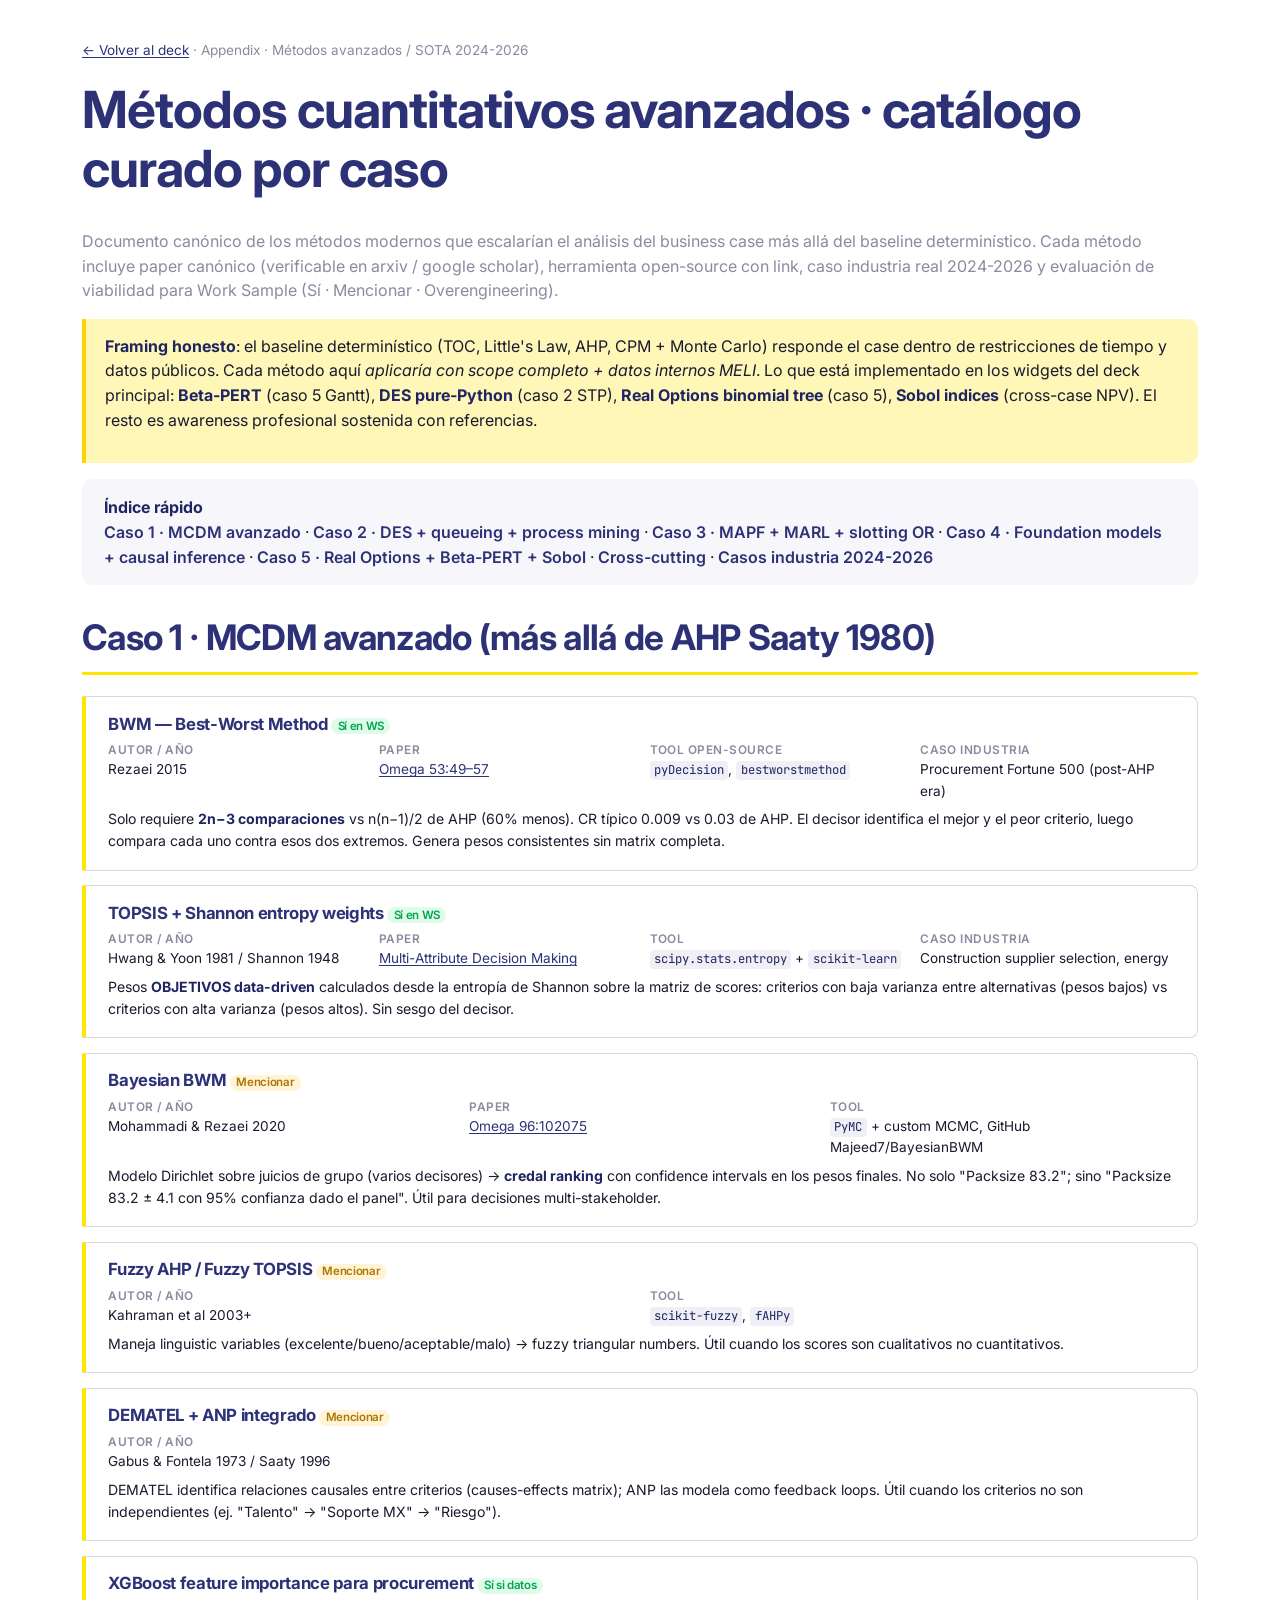
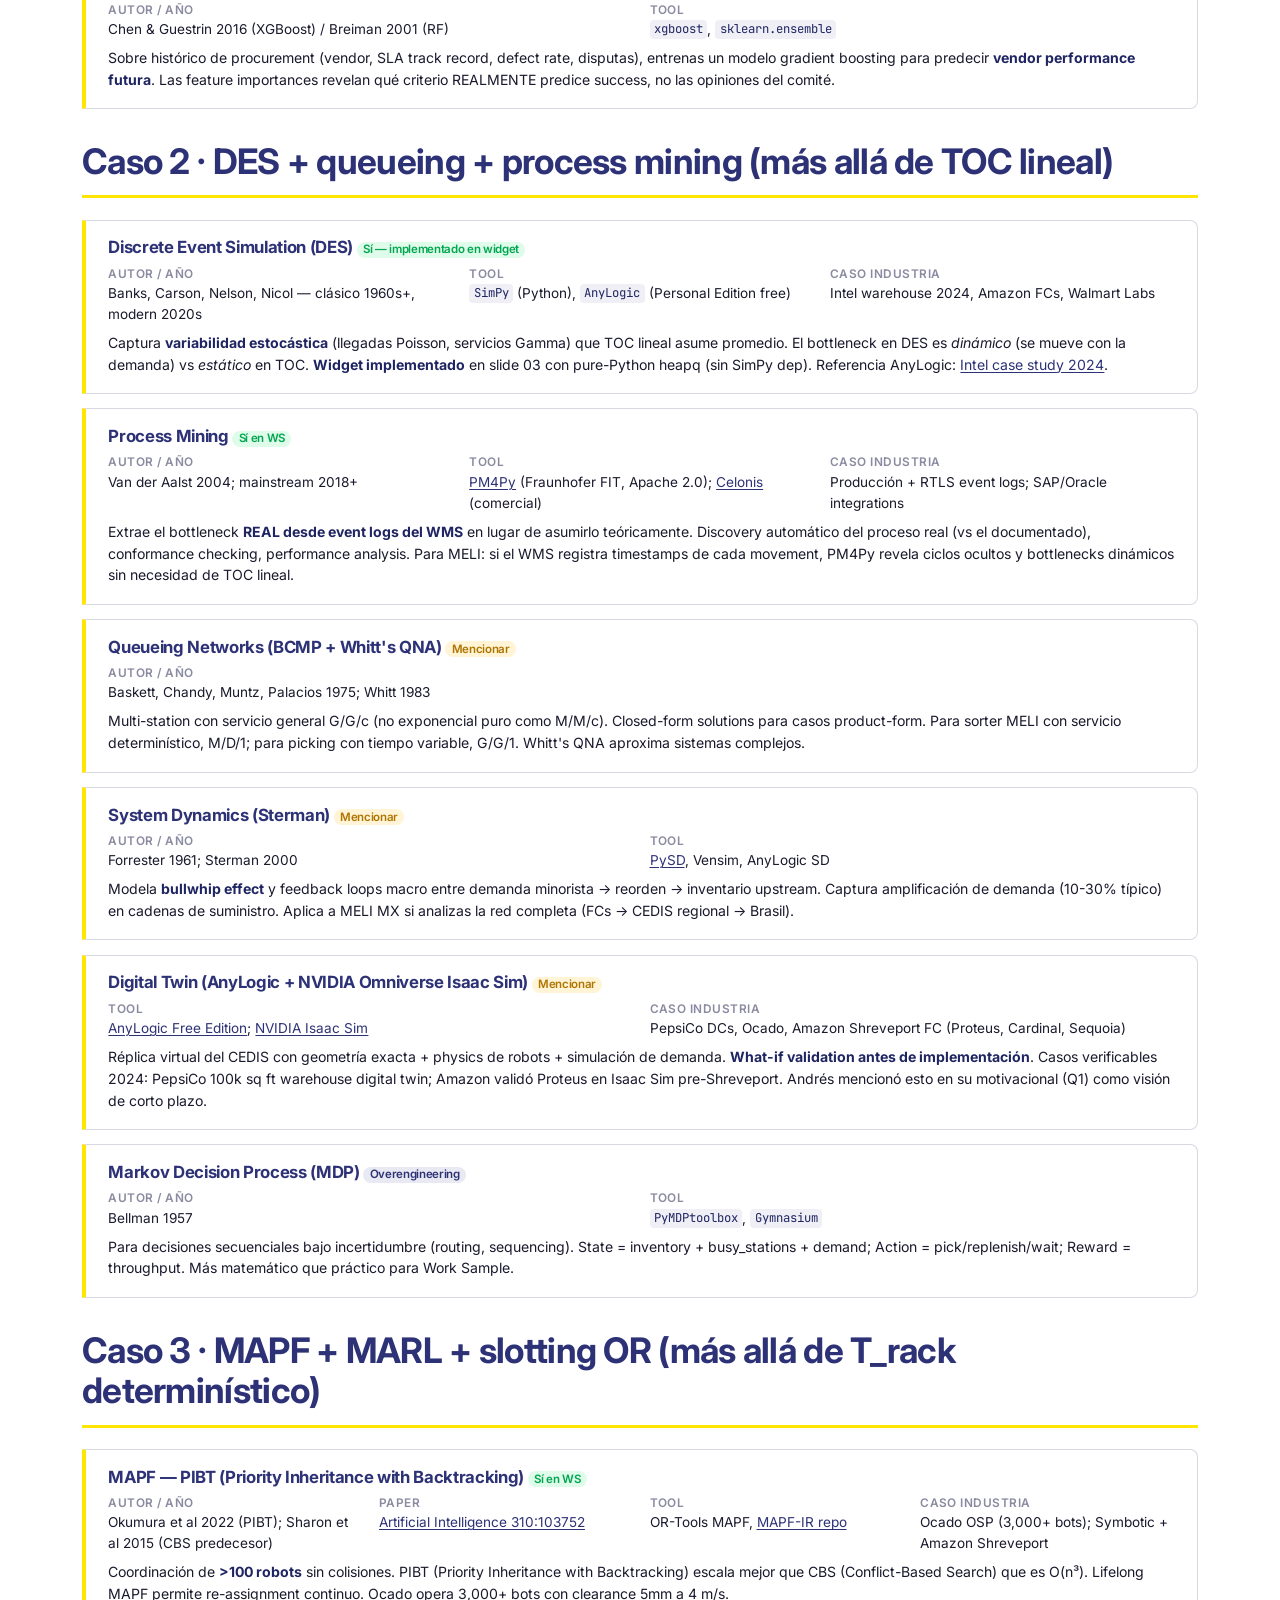
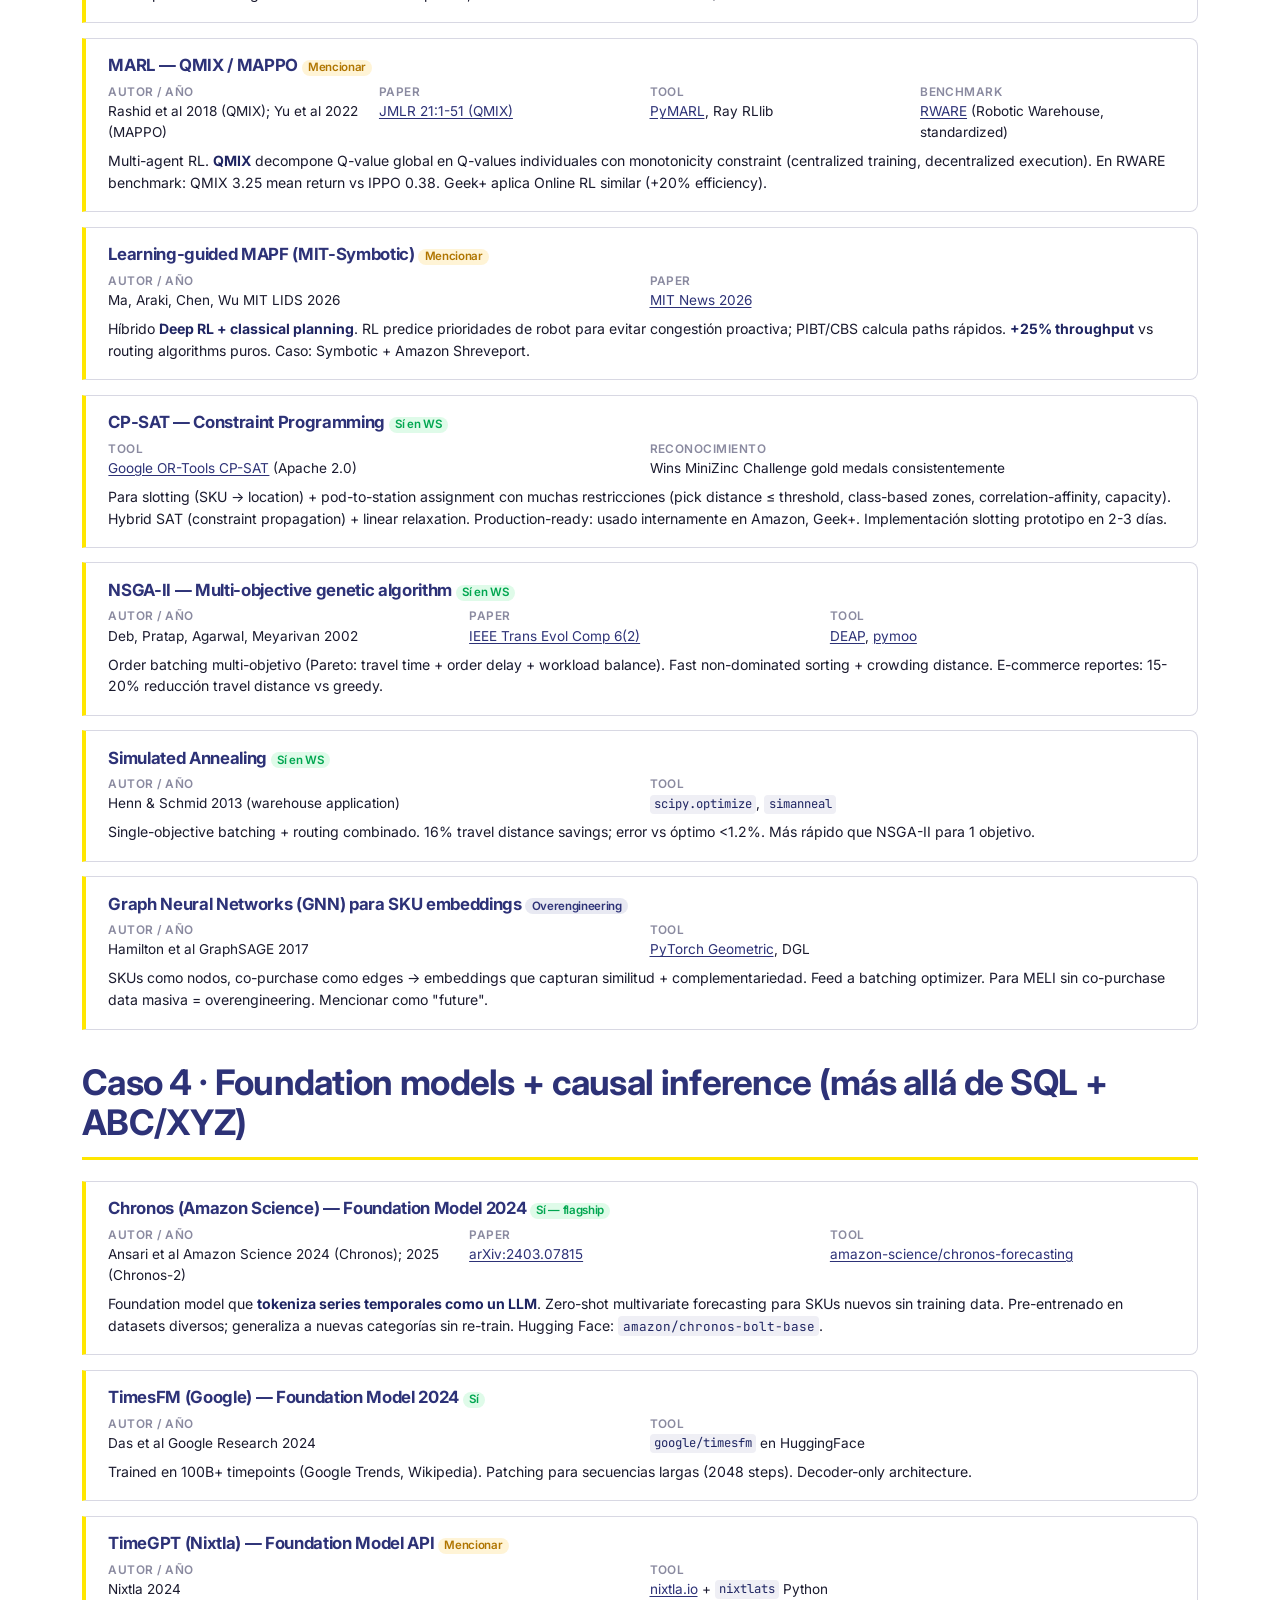
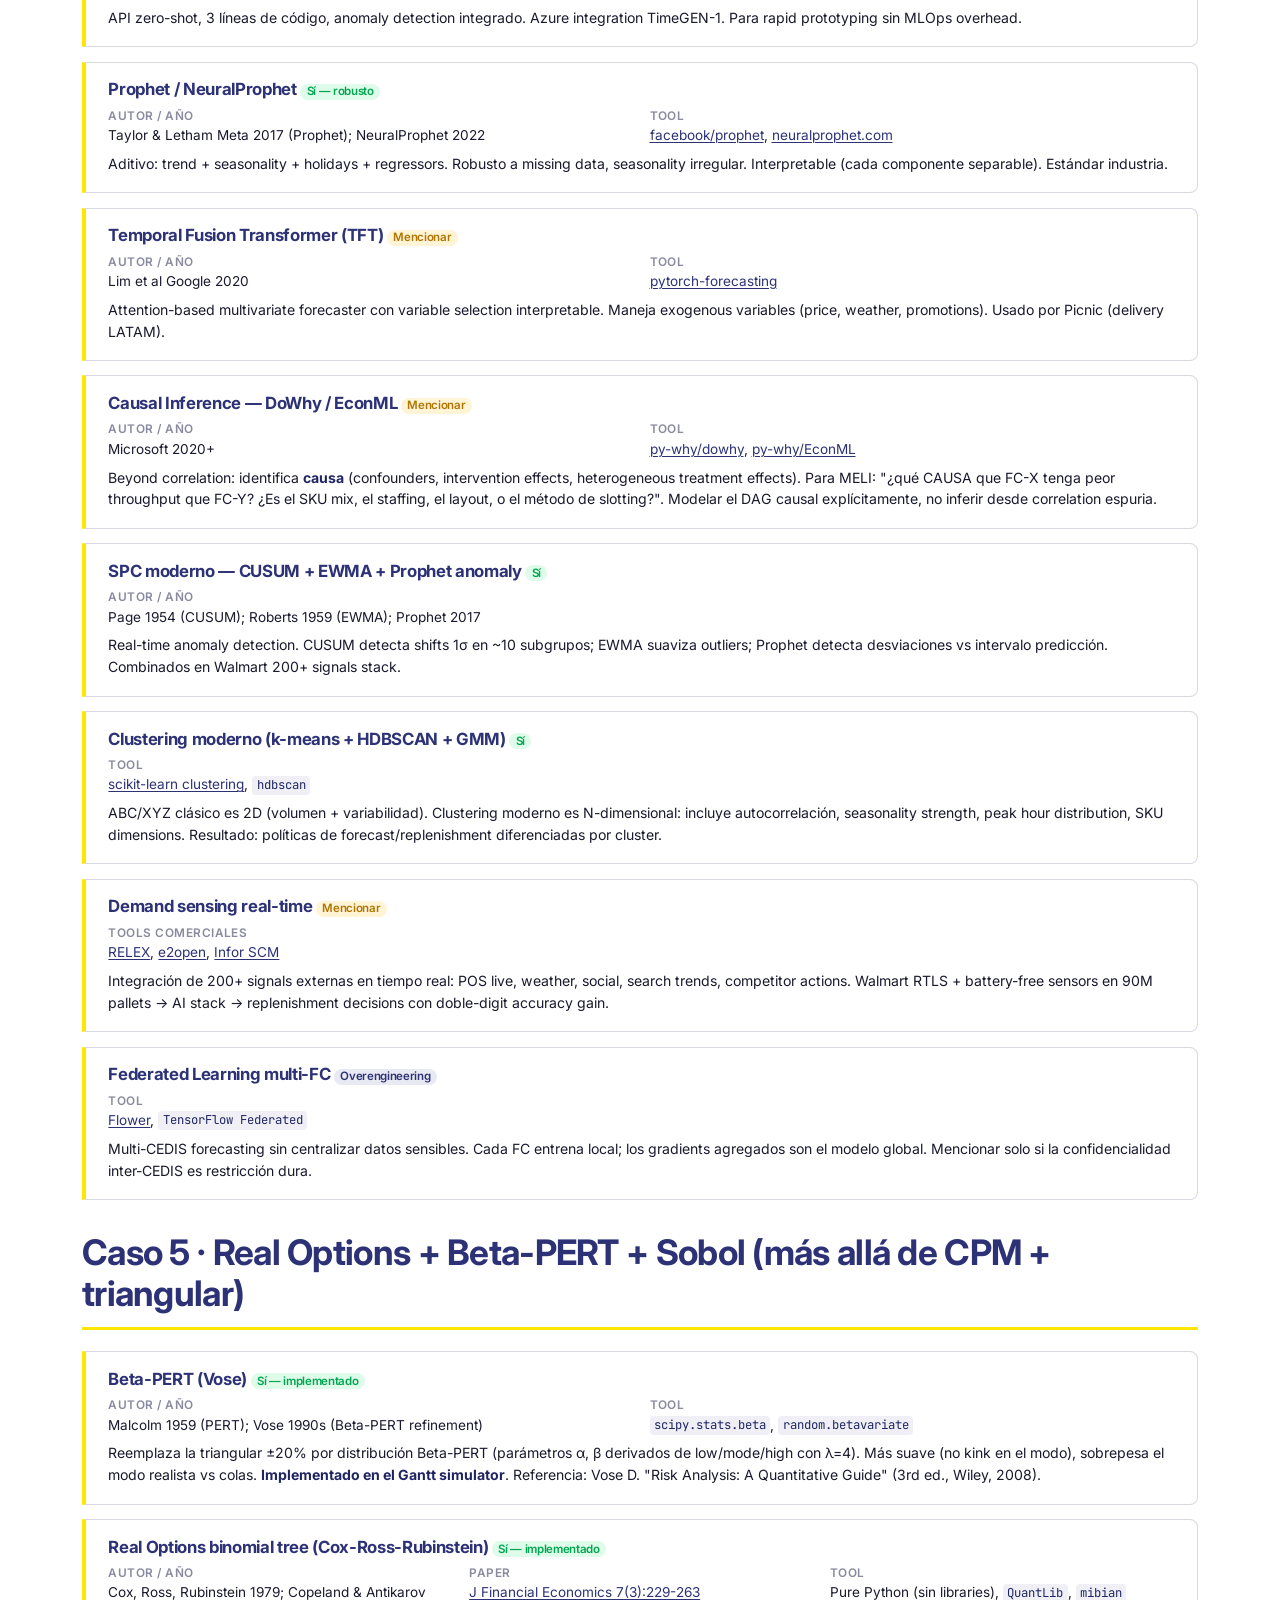
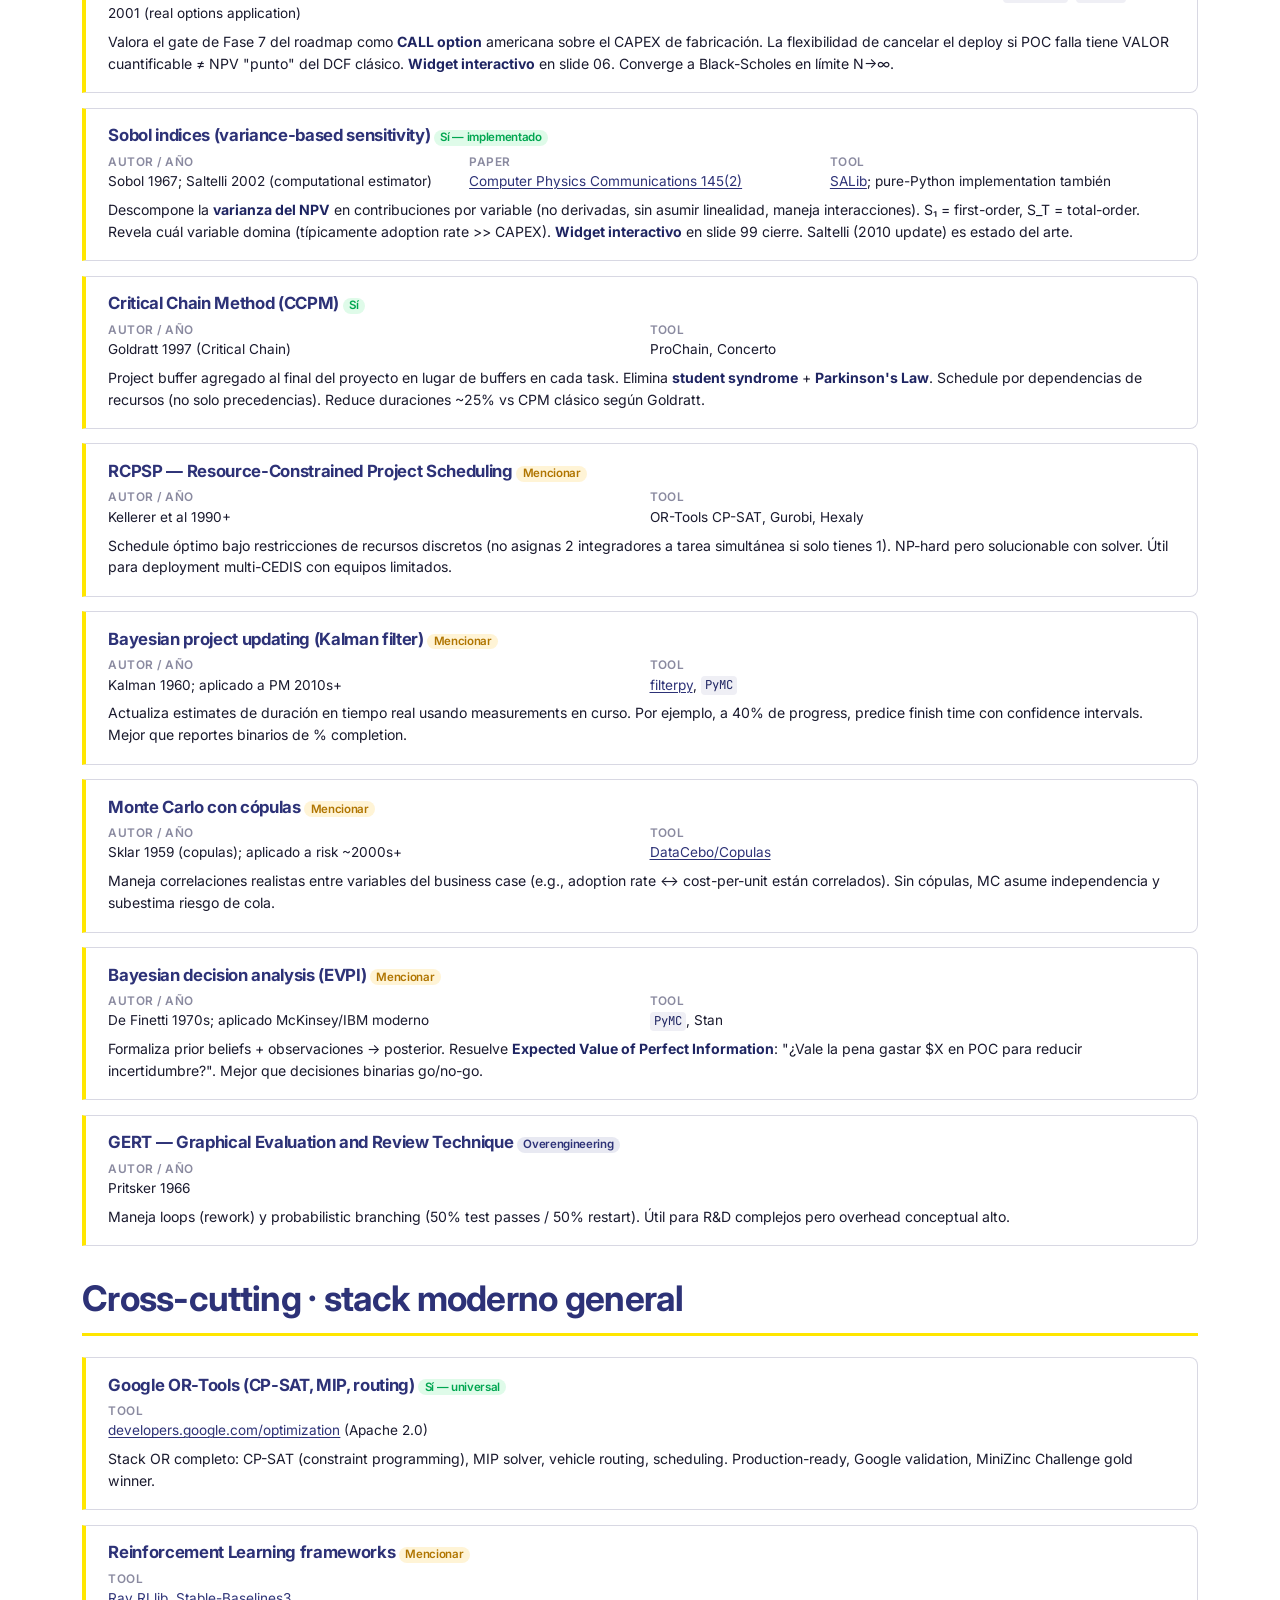
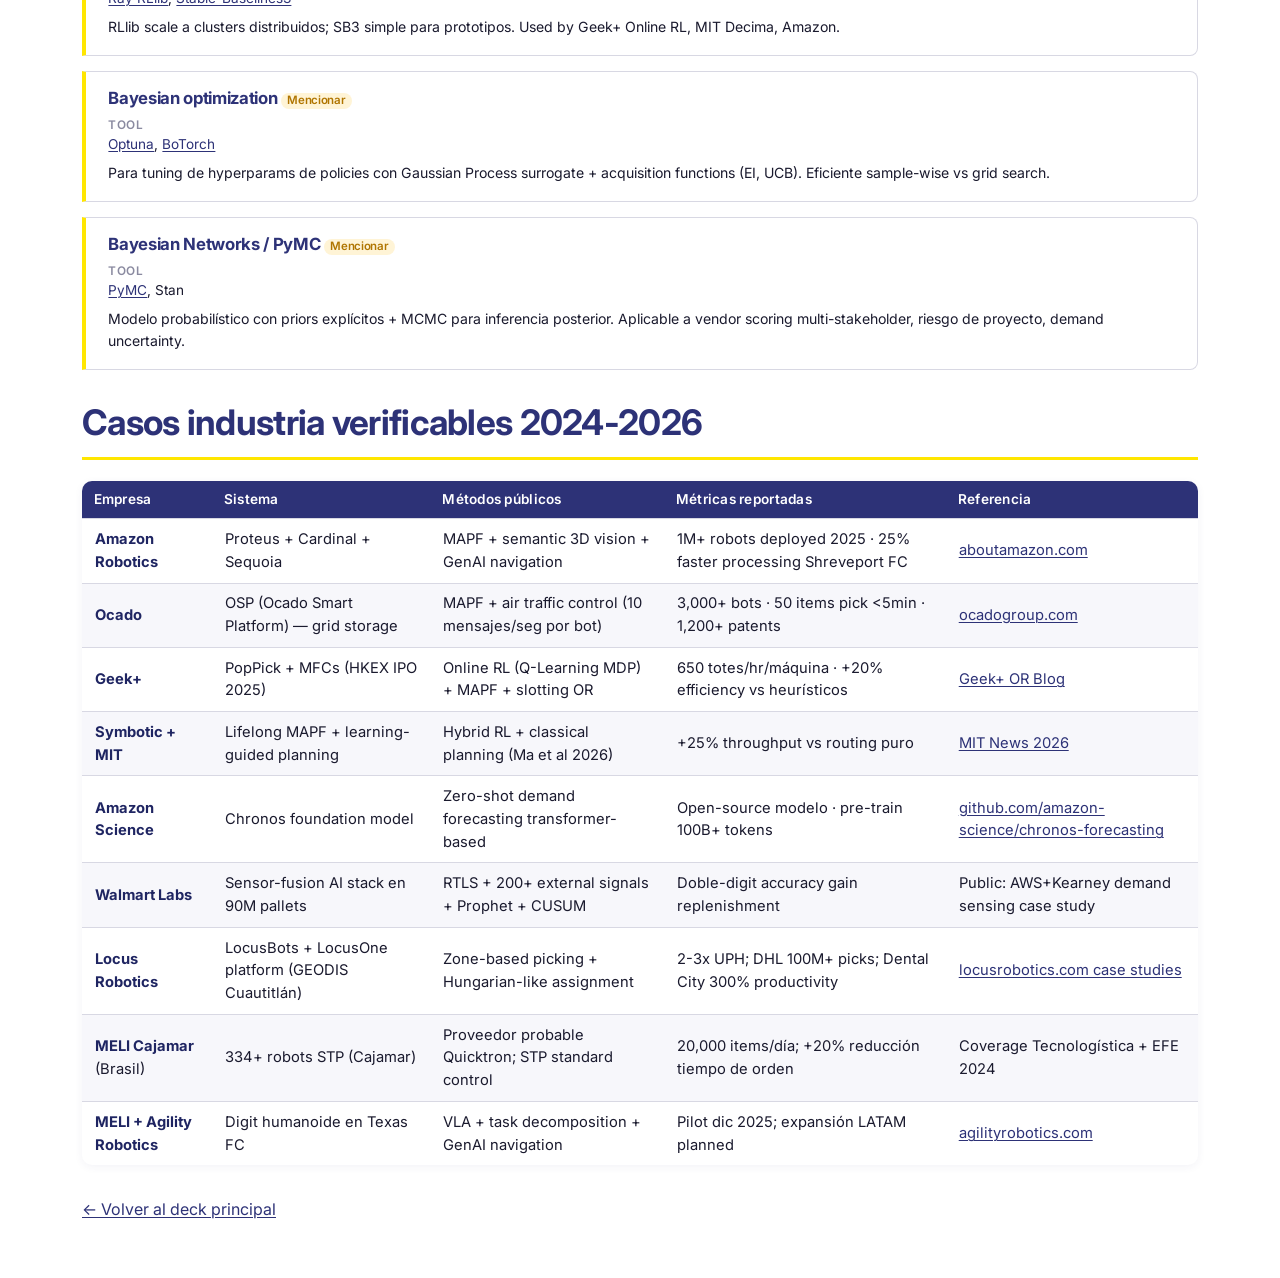
<file: appendix/metodos-avanzados.html>
<!DOCTYPE html>
<html lang="es">
<head>
  <meta charset="UTF-8">
  <meta name="viewport" content="width=device-width, initial-scale=1">
  <title>Métodos avanzados / SOTA 2024-2026 · Business Case MELI</title>
  <link rel="preconnect" href="https://fonts.googleapis.com">
  <link rel="preconnect" href="https://fonts.gstatic.com" crossorigin>
  <link href="https://fonts.googleapis.com/css2?family=Inter:wght@300;400;500;600;700;800&family=JetBrains+Mono:wght@400;500&display=swap" rel="stylesheet">
  <link rel="stylesheet" href="../css/meli-theme.css">
  <style>
    .app-shell { max-width: 1180px; margin: 0 auto; padding: 2.5rem var(--gutter); }
    .breadcrumb { font-size: 0.85rem; color: var(--color-text-muted); margin-bottom: 1.2rem; }
    .case-section { margin: 2rem 0; }
    .case-section h2 { color: var(--meli-blue); border-bottom: 3px solid var(--meli-yellow); padding-bottom: 0.4em; }
    .method { padding: 1.1rem 1.4rem; background: #FFFFFF; border: 1px solid var(--color-border); border-left: 4px solid var(--meli-yellow); border-radius: 0 8px 8px 0; margin: 0.9rem 0; }
    .method h3 { margin: 0 0 0.35em 0; color: var(--meli-blue); font-size: 1.05rem; }
    .method__meta { display: grid; grid-template-columns: repeat(auto-fit, minmax(190px, 1fr)); gap: 0.4rem 1rem; margin: 0.5em 0; font-size: 0.85rem; }
    .method__meta > div span:first-child { color: var(--color-text-muted); font-size: 0.74rem; text-transform: uppercase; letter-spacing: 0.04em; display: block; font-weight: 600; }
    .badge { display:inline-block; padding: 0.12em 0.55em; font-size: 0.72rem; font-weight: 600; border-radius: 999px; }
    .badge--si { background: #DFFBE9; color: #00A650; }
    .badge--maybe { background: #FFF4D6; color: #B07500; }
    .badge--no { background: #E8E9F2; color: #2D3277; }
    .toc-mini { background: var(--color-bg-soft); padding: 1rem 1.4rem; border-radius: var(--radius); margin-bottom: 1.5rem; }
    .toc-mini a { color: var(--meli-blue); text-decoration: none; font-weight: 600; }
    .toc-mini a:hover { text-decoration: underline; }
  </style>
</head>
<body>
<div class="app-shell">
  <p class="breadcrumb"><a href="../index.html">← Volver al deck</a> · Appendix · Métodos avanzados / SOTA 2024-2026</p>
  <h1>Métodos cuantitativos avanzados · catálogo curado por caso</h1>
  <p class="text-muted">Documento canónico de los métodos modernos que escalarían el análisis del business case más allá del baseline determinístico. Cada método incluye paper canónico (verificable en arxiv / google scholar), herramienta open-source con link, caso industria real 2024-2026 y evaluación de viabilidad para Work Sample (Sí · Mencionar · Overengineering).</p>

  <div class="callout callout--yellow">
    <strong>Framing honesto</strong>: el baseline determinístico (TOC, Little's Law, AHP, CPM + Monte Carlo) responde el case dentro de restricciones de tiempo y datos públicos. Cada método aquí <em>aplicaría con scope completo + datos internos MELI</em>. Lo que está implementado en los widgets del deck principal: <strong>Beta-PERT</strong> (caso 5 Gantt), <strong>DES pure-Python</strong> (caso 2 STP), <strong>Real Options binomial tree</strong> (caso 5), <strong>Sobol indices</strong> (cross-case NPV). El resto es awareness profesional sostenida con referencias.</p>
  </div>

  <div class="toc-mini">
    <strong>Índice rápido</strong><br>
    <a href="#caso1">Caso 1 · MCDM avanzado</a> ·
    <a href="#caso2">Caso 2 · DES + queueing + process mining</a> ·
    <a href="#caso3">Caso 3 · MAPF + MARL + slotting OR</a> ·
    <a href="#caso4">Caso 4 · Foundation models + causal inference</a> ·
    <a href="#caso5">Caso 5 · Real Options + Beta-PERT + Sobol</a> ·
    <a href="#cross">Cross-cutting</a> ·
    <a href="#casos-industria">Casos industria 2024-2026</a>
  </div>

  <!-- ================== CASO 1 ================== -->
  <section class="case-section" id="caso1">
    <h2>Caso 1 · MCDM avanzado (más allá de AHP Saaty 1980)</h2>

    <div class="method">
      <h3>BWM — Best-Worst Method <span class="badge badge--si">Sí en WS</span></h3>
      <div class="method__meta">
        <div><span>Autor / año</span>Rezaei 2015</div>
        <div><span>Paper</span><a href="https://doi.org/10.1016/j.omega.2014.11.009" target="_blank">Omega 53:49–57</a></div>
        <div><span>Tool open-source</span><code>pyDecision</code>, <code>bestworstmethod</code></div>
        <div><span>Caso industria</span>Procurement Fortune 500 (post-AHP era)</div>
      </div>
      <p class="text-sm" style="margin:0.4em 0 0 0;">Solo requiere <strong>2n−3 comparaciones</strong> vs n(n−1)/2 de AHP (60% menos). CR típico 0.009 vs 0.03 de AHP. El decisor identifica el mejor y el peor criterio, luego compara cada uno contra esos dos extremos. Genera pesos consistentes sin matrix completa.</p>
    </div>

    <div class="method">
      <h3>TOPSIS + Shannon entropy weights <span class="badge badge--si">Sí en WS</span></h3>
      <div class="method__meta">
        <div><span>Autor / año</span>Hwang &amp; Yoon 1981 / Shannon 1948</div>
        <div><span>Paper</span><a href="https://link.springer.com/book/10.1007/978-3-642-48318-9" target="_blank">Multi-Attribute Decision Making</a></div>
        <div><span>Tool</span><code>scipy.stats.entropy</code> + <code>scikit-learn</code></div>
        <div><span>Caso industria</span>Construction supplier selection, energy</div>
      </div>
      <p class="text-sm" style="margin:0.4em 0 0 0;">Pesos <strong>OBJETIVOS data-driven</strong> calculados desde la entropía de Shannon sobre la matriz de scores: criterios con baja varianza entre alternativas (pesos bajos) vs criterios con alta varianza (pesos altos). Sin sesgo del decisor.</p>
    </div>

    <div class="method">
      <h3>Bayesian BWM <span class="badge badge--maybe">Mencionar</span></h3>
      <div class="method__meta">
        <div><span>Autor / año</span>Mohammadi &amp; Rezaei 2020</div>
        <div><span>Paper</span><a href="https://doi.org/10.1016/j.omega.2018.04.001" target="_blank">Omega 96:102075</a></div>
        <div><span>Tool</span><code>PyMC</code> + custom MCMC, GitHub Majeed7/BayesianBWM</div>
      </div>
      <p class="text-sm" style="margin:0.4em 0 0 0;">Modelo Dirichlet sobre juicios de grupo (varios decisores) → <strong>credal ranking</strong> con confidence intervals en los pesos finales. No solo "Packsize 83.2"; sino "Packsize 83.2 ± 4.1 con 95% confianza dado el panel". Útil para decisiones multi-stakeholder.</p>
    </div>

    <div class="method">
      <h3>Fuzzy AHP / Fuzzy TOPSIS <span class="badge badge--maybe">Mencionar</span></h3>
      <div class="method__meta">
        <div><span>Autor / año</span>Kahraman et al 2003+</div>
        <div><span>Tool</span><code>scikit-fuzzy</code>, <code>fAHPy</code></div>
      </div>
      <p class="text-sm" style="margin:0.4em 0 0 0;">Maneja linguistic variables (excelente/bueno/aceptable/malo) → fuzzy triangular numbers. Útil cuando los scores son cualitativos no cuantitativos.</p>
    </div>

    <div class="method">
      <h3>DEMATEL + ANP integrado <span class="badge badge--maybe">Mencionar</span></h3>
      <div class="method__meta">
        <div><span>Autor / año</span>Gabus &amp; Fontela 1973 / Saaty 1996</div>
      </div>
      <p class="text-sm" style="margin:0.4em 0 0 0;">DEMATEL identifica relaciones causales entre criterios (causes-effects matrix); ANP las modela como feedback loops. Útil cuando los criterios no son independientes (ej. "Talento" → "Soporte MX" → "Riesgo").</p>
    </div>

    <div class="method">
      <h3>XGBoost feature importance para procurement <span class="badge badge--si">Sí si datos</span></h3>
      <div class="method__meta">
        <div><span>Autor / año</span>Chen &amp; Guestrin 2016 (XGBoost) / Breiman 2001 (RF)</div>
        <div><span>Tool</span><code>xgboost</code>, <code>sklearn.ensemble</code></div>
      </div>
      <p class="text-sm" style="margin:0.4em 0 0 0;">Sobre histórico de procurement (vendor, SLA track record, defect rate, disputas), entrenas un modelo gradient boosting para predecir <strong>vendor performance futura</strong>. Las feature importances revelan qué criterio REALMENTE predice success, no las opiniones del comité.</p>
    </div>
  </section>

  <!-- ================== CASO 2 ================== -->
  <section class="case-section" id="caso2">
    <h2>Caso 2 · DES + queueing + process mining (más allá de TOC lineal)</h2>

    <div class="method">
      <h3>Discrete Event Simulation (DES) <span class="badge badge--si">Sí — implementado en widget</span></h3>
      <div class="method__meta">
        <div><span>Autor / año</span>Banks, Carson, Nelson, Nicol — clásico 1960s+, modern 2020s</div>
        <div><span>Tool</span><code>SimPy</code> (Python), <code>AnyLogic</code> (Personal Edition free)</div>
        <div><span>Caso industria</span>Intel warehouse 2024, Amazon FCs, Walmart Labs</div>
      </div>
      <p class="text-sm" style="margin:0.4em 0 0 0;">Captura <strong>variabilidad estocástica</strong> (llegadas Poisson, servicios Gamma) que TOC lineal asume promedio. El bottleneck en DES es <em>dinámico</em> (se mueve con la demanda) vs <em>estático</em> en TOC. <strong>Widget implementado</strong> en slide 03 con pure-Python heapq (sin SimPy dep). Referencia AnyLogic: <a href="https://www.anylogic.com/resources/case-studies/intel-s-warehousing-model-simulation-for-efficient-warehouse-operations/" target="_blank">Intel case study 2024</a>.</p>
    </div>

    <div class="method">
      <h3>Process Mining <span class="badge badge--si">Sí en WS</span></h3>
      <div class="method__meta">
        <div><span>Autor / año</span>Van der Aalst 2004; mainstream 2018+</div>
        <div><span>Tool</span><a href="https://pm4py.fit.fraunhofer.de/" target="_blank">PM4Py</a> (Fraunhofer FIT, Apache 2.0); <a href="https://www.celonis.com/" target="_blank">Celonis</a> (comercial)</div>
        <div><span>Caso industria</span>Producción + RTLS event logs; SAP/Oracle integrations</div>
      </div>
      <p class="text-sm" style="margin:0.4em 0 0 0;">Extrae el bottleneck <strong>REAL desde event logs del WMS</strong> en lugar de asumirlo teóricamente. Discovery automático del proceso real (vs el documentado), conformance checking, performance analysis. Para MELI: si el WMS registra timestamps de cada movement, PM4Py revela ciclos ocultos y bottlenecks dinámicos sin necesidad de TOC lineal.</p>
    </div>

    <div class="method">
      <h3>Queueing Networks (BCMP + Whitt's QNA) <span class="badge badge--maybe">Mencionar</span></h3>
      <div class="method__meta">
        <div><span>Autor / año</span>Baskett, Chandy, Muntz, Palacios 1975; Whitt 1983</div>
      </div>
      <p class="text-sm" style="margin:0.4em 0 0 0;">Multi-station con servicio general G/G/c (no exponencial puro como M/M/c). Closed-form solutions para casos product-form. Para sorter MELI con servicio determinístico, M/D/1; para picking con tiempo variable, G/G/1. Whitt's QNA aproxima sistemas complejos.</p>
    </div>

    <div class="method">
      <h3>System Dynamics (Sterman) <span class="badge badge--maybe">Mencionar</span></h3>
      <div class="method__meta">
        <div><span>Autor / año</span>Forrester 1961; Sterman 2000</div>
        <div><span>Tool</span><a href="https://github.com/JamesPHoughton/pysd" target="_blank">PySD</a>, Vensim, AnyLogic SD</div>
      </div>
      <p class="text-sm" style="margin:0.4em 0 0 0;">Modela <strong>bullwhip effect</strong> y feedback loops macro entre demanda minorista → reorden → inventario upstream. Captura amplificación de demanda (10-30% típico) en cadenas de suministro. Aplica a MELI MX si analizas la red completa (FCs → CEDIS regional → Brasil).</p>
    </div>

    <div class="method">
      <h3>Digital Twin (AnyLogic + NVIDIA Omniverse Isaac Sim) <span class="badge badge--maybe">Mencionar</span></h3>
      <div class="method__meta">
        <div><span>Tool</span><a href="https://www.anylogic.com/" target="_blank">AnyLogic Free Edition</a>; <a href="https://developer.nvidia.com/isaac/sim" target="_blank">NVIDIA Isaac Sim</a></div>
        <div><span>Caso industria</span>PepsiCo DCs, Ocado, Amazon Shreveport FC (Proteus, Cardinal, Sequoia)</div>
      </div>
      <p class="text-sm" style="margin:0.4em 0 0 0;">Réplica virtual del CEDIS con geometría exacta + physics de robots + simulación de demanda. <strong>What-if validation antes de implementación</strong>. Casos verificables 2024: PepsiCo 100k sq ft warehouse digital twin; Amazon validó Proteus en Isaac Sim pre-Shreveport. Andrés mencionó esto en su motivacional (Q1) como visión de corto plazo.</p>
    </div>

    <div class="method">
      <h3>Markov Decision Process (MDP) <span class="badge badge--no">Overengineering</span></h3>
      <div class="method__meta">
        <div><span>Autor / año</span>Bellman 1957</div>
        <div><span>Tool</span><code>PyMDPtoolbox</code>, <code>Gymnasium</code></div>
      </div>
      <p class="text-sm" style="margin:0.4em 0 0 0;">Para decisiones secuenciales bajo incertidumbre (routing, sequencing). State = inventory + busy_stations + demand; Action = pick/replenish/wait; Reward = throughput. Más matemático que práctico para Work Sample.</p>
    </div>
  </section>

  <!-- ================== CASO 3 ================== -->
  <section class="case-section" id="caso3">
    <h2>Caso 3 · MAPF + MARL + slotting OR (más allá de T_rack determinístico)</h2>

    <div class="method">
      <h3>MAPF — PIBT (Priority Inheritance with Backtracking) <span class="badge badge--si">Sí en WS</span></h3>
      <div class="method__meta">
        <div><span>Autor / año</span>Okumura et al 2022 (PIBT); Sharon et al 2015 (CBS predecesor)</div>
        <div><span>Paper</span><a href="https://doi.org/10.1016/j.artint.2022.103752" target="_blank">Artificial Intelligence 310:103752</a></div>
        <div><span>Tool</span>OR-Tools MAPF, <a href="https://github.com/Kei18/mapf-IR" target="_blank">MAPF-IR repo</a></div>
        <div><span>Caso industria</span>Ocado OSP (3,000+ bots); Symbotic + Amazon Shreveport</div>
      </div>
      <p class="text-sm" style="margin:0.4em 0 0 0;">Coordinación de <strong>&gt;100 robots</strong> sin colisiones. PIBT (Priority Inheritance with Backtracking) escala mejor que CBS (Conflict-Based Search) que es O(n³). Lifelong MAPF permite re-assignment continuo. Ocado opera 3,000+ bots con clearance 5mm a 4 m/s.</p>
    </div>

    <div class="method">
      <h3>MARL — QMIX / MAPPO <span class="badge badge--maybe">Mencionar</span></h3>
      <div class="method__meta">
        <div><span>Autor / año</span>Rashid et al 2018 (QMIX); Yu et al 2022 (MAPPO)</div>
        <div><span>Paper</span><a href="https://jmlr.org/papers/v21/20-081.html" target="_blank">JMLR 21:1-51 (QMIX)</a></div>
        <div><span>Tool</span><a href="https://github.com/oxwhirl/pymarl" target="_blank">PyMARL</a>, Ray RLlib</div>
        <div><span>Benchmark</span><a href="https://github.com/semitable/robotic-warehouse" target="_blank">RWARE</a> (Robotic Warehouse, standardized)</div>
      </div>
      <p class="text-sm" style="margin:0.4em 0 0 0;">Multi-agent RL. <strong>QMIX</strong> decompone Q-value global en Q-values individuales con monotonicity constraint (centralized training, decentralized execution). En RWARE benchmark: QMIX 3.25 mean return vs IPPO 0.38. Geek+ aplica Online RL similar (+20% efficiency).</p>
    </div>

    <div class="method">
      <h3>Learning-guided MAPF (MIT-Symbotic) <span class="badge badge--maybe">Mencionar</span></h3>
      <div class="method__meta">
        <div><span>Autor / año</span>Ma, Araki, Chen, Wu MIT LIDS 2026</div>
        <div><span>Paper</span><a href="https://news.mit.edu/2026/ai-system-keeps-warehouse-robot-traffic-running-smoothly-0326" target="_blank">MIT News 2026</a></div>
      </div>
      <p class="text-sm" style="margin:0.4em 0 0 0;">Híbrido <strong>Deep RL + classical planning</strong>. RL predice prioridades de robot para evitar congestión proactiva; PIBT/CBS calcula paths rápidos. <strong>+25% throughput</strong> vs routing algorithms puros. Caso: Symbotic + Amazon Shreveport.</p>
    </div>

    <div class="method">
      <h3>CP-SAT — Constraint Programming <span class="badge badge--si">Sí en WS</span></h3>
      <div class="method__meta">
        <div><span>Tool</span><a href="https://developers.google.com/optimization/cp/cp_solver" target="_blank">Google OR-Tools CP-SAT</a> (Apache 2.0)</div>
        <div><span>Reconocimiento</span>Wins MiniZinc Challenge gold medals consistentemente</div>
      </div>
      <p class="text-sm" style="margin:0.4em 0 0 0;">Para slotting (SKU → location) + pod-to-station assignment con muchas restricciones (pick distance ≤ threshold, class-based zones, correlation-affinity, capacity). Hybrid SAT (constraint propagation) + linear relaxation. Production-ready: usado internamente en Amazon, Geek+. Implementación slotting prototipo en 2-3 días.</p>
    </div>

    <div class="method">
      <h3>NSGA-II — Multi-objective genetic algorithm <span class="badge badge--si">Sí en WS</span></h3>
      <div class="method__meta">
        <div><span>Autor / año</span>Deb, Pratap, Agarwal, Meyarivan 2002</div>
        <div><span>Paper</span><a href="https://doi.org/10.1109/4235.996017" target="_blank">IEEE Trans Evol Comp 6(2)</a></div>
        <div><span>Tool</span><a href="https://deap.readthedocs.io/" target="_blank">DEAP</a>, <a href="https://pymoo.org/" target="_blank">pymoo</a></div>
      </div>
      <p class="text-sm" style="margin:0.4em 0 0 0;">Order batching multi-objetivo (Pareto: travel time + order delay + workload balance). Fast non-dominated sorting + crowding distance. E-commerce reportes: 15-20% reducción travel distance vs greedy.</p>
    </div>

    <div class="method">
      <h3>Simulated Annealing <span class="badge badge--si">Sí en WS</span></h3>
      <div class="method__meta">
        <div><span>Autor / año</span>Henn &amp; Schmid 2013 (warehouse application)</div>
        <div><span>Tool</span><code>scipy.optimize</code>, <code>simanneal</code></div>
      </div>
      <p class="text-sm" style="margin:0.4em 0 0 0;">Single-objective batching + routing combinado. 16% travel distance savings; error vs óptimo &lt;1.2%. Más rápido que NSGA-II para 1 objetivo.</p>
    </div>

    <div class="method">
      <h3>Graph Neural Networks (GNN) para SKU embeddings <span class="badge badge--no">Overengineering</span></h3>
      <div class="method__meta">
        <div><span>Autor / año</span>Hamilton et al GraphSAGE 2017</div>
        <div><span>Tool</span><a href="https://pytorch-geometric.readthedocs.io/" target="_blank">PyTorch Geometric</a>, DGL</div>
      </div>
      <p class="text-sm" style="margin:0.4em 0 0 0;">SKUs como nodos, co-purchase como edges → embeddings que capturan similitud + complementariedad. Feed a batching optimizer. Para MELI sin co-purchase data masiva = overengineering. Mencionar como "future".</p>
    </div>
  </section>

  <!-- ================== CASO 4 ================== -->
  <section class="case-section" id="caso4">
    <h2>Caso 4 · Foundation models + causal inference (más allá de SQL + ABC/XYZ)</h2>

    <div class="method">
      <h3>Chronos (Amazon Science) — Foundation Model 2024 <span class="badge badge--si">Sí — flagship</span></h3>
      <div class="method__meta">
        <div><span>Autor / año</span>Ansari et al Amazon Science 2024 (Chronos); 2025 (Chronos-2)</div>
        <div><span>Paper</span><a href="https://arxiv.org/abs/2403.07815" target="_blank">arXiv:2403.07815</a></div>
        <div><span>Tool</span><a href="https://github.com/amazon-science/chronos-forecasting" target="_blank">amazon-science/chronos-forecasting</a></div>
      </div>
      <p class="text-sm" style="margin:0.4em 0 0 0;">Foundation model que <strong>tokeniza series temporales como un LLM</strong>. Zero-shot multivariate forecasting para SKUs nuevos sin training data. Pre-entrenado en datasets diversos; generaliza a nuevas categorías sin re-train. Hugging Face: <code>amazon/chronos-bolt-base</code>.</p>
    </div>

    <div class="method">
      <h3>TimesFM (Google) — Foundation Model 2024 <span class="badge badge--si">Sí</span></h3>
      <div class="method__meta">
        <div><span>Autor / año</span>Das et al Google Research 2024</div>
        <div><span>Tool</span><code>google/timesfm</code> en HuggingFace</div>
      </div>
      <p class="text-sm" style="margin:0.4em 0 0 0;">Trained en 100B+ timepoints (Google Trends, Wikipedia). Patching para secuencias largas (2048 steps). Decoder-only architecture.</p>
    </div>

    <div class="method">
      <h3>TimeGPT (Nixtla) — Foundation Model API <span class="badge badge--maybe">Mencionar</span></h3>
      <div class="method__meta">
        <div><span>Autor / año</span>Nixtla 2024</div>
        <div><span>Tool</span><a href="https://www.nixtla.io/" target="_blank">nixtla.io</a> + <code>nixtlats</code> Python</div>
      </div>
      <p class="text-sm" style="margin:0.4em 0 0 0;">API zero-shot, 3 líneas de código, anomaly detection integrado. Azure integration TimeGEN-1. Para rapid prototyping sin MLOps overhead.</p>
    </div>

    <div class="method">
      <h3>Prophet / NeuralProphet <span class="badge badge--si">Sí — robusto</span></h3>
      <div class="method__meta">
        <div><span>Autor / año</span>Taylor &amp; Letham Meta 2017 (Prophet); NeuralProphet 2022</div>
        <div><span>Tool</span><a href="https://github.com/facebook/prophet" target="_blank">facebook/prophet</a>, <a href="https://neuralprophet.com/" target="_blank">neuralprophet.com</a></div>
      </div>
      <p class="text-sm" style="margin:0.4em 0 0 0;">Aditivo: trend + seasonality + holidays + regressors. Robusto a missing data, seasonality irregular. Interpretable (cada componente separable). Estándar industria.</p>
    </div>

    <div class="method">
      <h3>Temporal Fusion Transformer (TFT) <span class="badge badge--maybe">Mencionar</span></h3>
      <div class="method__meta">
        <div><span>Autor / año</span>Lim et al Google 2020</div>
        <div><span>Tool</span><a href="https://pytorch-forecasting.readthedocs.io/" target="_blank">pytorch-forecasting</a></div>
      </div>
      <p class="text-sm" style="margin:0.4em 0 0 0;">Attention-based multivariate forecaster con variable selection interpretable. Maneja exogenous variables (price, weather, promotions). Usado por Picnic (delivery LATAM).</p>
    </div>

    <div class="method">
      <h3>Causal Inference — DoWhy / EconML <span class="badge badge--maybe">Mencionar</span></h3>
      <div class="method__meta">
        <div><span>Autor / año</span>Microsoft 2020+</div>
        <div><span>Tool</span><a href="https://github.com/py-why/dowhy" target="_blank">py-why/dowhy</a>, <a href="https://github.com/py-why/EconML" target="_blank">py-why/EconML</a></div>
      </div>
      <p class="text-sm" style="margin:0.4em 0 0 0;">Beyond correlation: identifica <strong>causa</strong> (confounders, intervention effects, heterogeneous treatment effects). Para MELI: "¿qué CAUSA que FC-X tenga peor throughput que FC-Y? ¿Es el SKU mix, el staffing, el layout, o el método de slotting?". Modelar el DAG causal explícitamente, no inferir desde correlation espuria.</p>
    </div>

    <div class="method">
      <h3>SPC moderno — CUSUM + EWMA + Prophet anomaly <span class="badge badge--si">Sí</span></h3>
      <div class="method__meta">
        <div><span>Autor / año</span>Page 1954 (CUSUM); Roberts 1959 (EWMA); Prophet 2017</div>
      </div>
      <p class="text-sm" style="margin:0.4em 0 0 0;">Real-time anomaly detection. CUSUM detecta shifts 1σ en ~10 subgrupos; EWMA suaviza outliers; Prophet detecta desviaciones vs intervalo predicción. Combinados en Walmart 200+ signals stack.</p>
    </div>

    <div class="method">
      <h3>Clustering moderno (k-means + HDBSCAN + GMM) <span class="badge badge--si">Sí</span></h3>
      <div class="method__meta">
        <div><span>Tool</span><a href="https://scikit-learn.org/stable/modules/clustering.html" target="_blank">scikit-learn clustering</a>, <code>hdbscan</code></div>
      </div>
      <p class="text-sm" style="margin:0.4em 0 0 0;">ABC/XYZ clásico es 2D (volumen + variabilidad). Clustering moderno es N-dimensional: incluye autocorrelación, seasonality strength, peak hour distribution, SKU dimensions. Resultado: políticas de forecast/replenishment diferenciadas por cluster.</p>
    </div>

    <div class="method">
      <h3>Demand sensing real-time <span class="badge badge--maybe">Mencionar</span></h3>
      <div class="method__meta">
        <div><span>Tools comerciales</span><a href="https://www.relexsolutions.com/" target="_blank">RELEX</a>, <a href="https://www.e2open.com/" target="_blank">e2open</a>, <a href="https://www.infor.com/" target="_blank">Infor SCM</a></div>
      </div>
      <p class="text-sm" style="margin:0.4em 0 0 0;">Integración de 200+ signals externas en tiempo real: POS live, weather, social, search trends, competitor actions. Walmart RTLS + battery-free sensors en 90M pallets → AI stack → replenishment decisions con doble-digit accuracy gain.</p>
    </div>

    <div class="method">
      <h3>Federated Learning multi-FC <span class="badge badge--no">Overengineering</span></h3>
      <div class="method__meta">
        <div><span>Tool</span><a href="https://flower.ai/" target="_blank">Flower</a>, <code>TensorFlow Federated</code></div>
      </div>
      <p class="text-sm" style="margin:0.4em 0 0 0;">Multi-CEDIS forecasting sin centralizar datos sensibles. Cada FC entrena local; los gradients agregados son el modelo global. Mencionar solo si la confidencialidad inter-CEDIS es restricción dura.</p>
    </div>
  </section>

  <!-- ================== CASO 5 ================== -->
  <section class="case-section" id="caso5">
    <h2>Caso 5 · Real Options + Beta-PERT + Sobol (más allá de CPM + triangular)</h2>

    <div class="method">
      <h3>Beta-PERT (Vose) <span class="badge badge--si">Sí — implementado</span></h3>
      <div class="method__meta">
        <div><span>Autor / año</span>Malcolm 1959 (PERT); Vose 1990s (Beta-PERT refinement)</div>
        <div><span>Tool</span><code>scipy.stats.beta</code>, <code>random.betavariate</code></div>
      </div>
      <p class="text-sm" style="margin:0.4em 0 0 0;">Reemplaza la triangular ±20% por distribución Beta-PERT (parámetros α, β derivados de low/mode/high con λ=4). Más suave (no kink en el modo), sobrepesa el modo realista vs colas. <strong>Implementado en el Gantt simulator</strong>. Referencia: Vose D. "Risk Analysis: A Quantitative Guide" (3rd ed., Wiley, 2008).</p>
    </div>

    <div class="method">
      <h3>Real Options binomial tree (Cox-Ross-Rubinstein) <span class="badge badge--si">Sí — implementado</span></h3>
      <div class="method__meta">
        <div><span>Autor / año</span>Cox, Ross, Rubinstein 1979; Copeland &amp; Antikarov 2001 (real options application)</div>
        <div><span>Paper</span><a href="https://doi.org/10.1016/0304-405X(79)90015-1" target="_blank">J Financial Economics 7(3):229-263</a></div>
        <div><span>Tool</span>Pure Python (sin libraries), <code>QuantLib</code>, <code>mibian</code></div>
      </div>
      <p class="text-sm" style="margin:0.4em 0 0 0;">Valora el gate de Fase 7 del roadmap como <strong>CALL option</strong> americana sobre el CAPEX de fabricación. La flexibilidad de cancelar el deploy si POC falla tiene VALOR cuantificable ≠ NPV "punto" del DCF clásico. <strong>Widget interactivo</strong> en slide 06. Converge a Black-Scholes en límite N→∞.</p>
    </div>

    <div class="method">
      <h3>Sobol indices (variance-based sensitivity) <span class="badge badge--si">Sí — implementado</span></h3>
      <div class="method__meta">
        <div><span>Autor / año</span>Sobol 1967; Saltelli 2002 (computational estimator)</div>
        <div><span>Paper</span><a href="https://doi.org/10.1016/S0010-4655(02)00280-1" target="_blank">Computer Physics Communications 145(2)</a></div>
        <div><span>Tool</span><a href="https://salib.readthedocs.io/" target="_blank">SALib</a>; pure-Python implementation también</div>
      </div>
      <p class="text-sm" style="margin:0.4em 0 0 0;">Descompone la <strong>varianza del NPV</strong> en contribuciones por variable (no derivadas, sin asumir linealidad, maneja interacciones). S₁ = first-order, S_T = total-order. Revela cuál variable domina (típicamente adoption rate >> CAPEX). <strong>Widget interactivo</strong> en slide 99 cierre. Saltelli (2010 update) es estado del arte.</p>
    </div>

    <div class="method">
      <h3>Critical Chain Method (CCPM) <span class="badge badge--si">Sí</span></h3>
      <div class="method__meta">
        <div><span>Autor / año</span>Goldratt 1997 (Critical Chain)</div>
        <div><span>Tool</span>ProChain, Concerto</div>
      </div>
      <p class="text-sm" style="margin:0.4em 0 0 0;">Project buffer agregado al final del proyecto en lugar de buffers en cada task. Elimina <strong>student syndrome</strong> + <strong>Parkinson's Law</strong>. Schedule por dependencias de recursos (no solo precedencias). Reduce duraciones ~25% vs CPM clásico según Goldratt.</p>
    </div>

    <div class="method">
      <h3>RCPSP — Resource-Constrained Project Scheduling <span class="badge badge--maybe">Mencionar</span></h3>
      <div class="method__meta">
        <div><span>Autor / año</span>Kellerer et al 1990+</div>
        <div><span>Tool</span>OR-Tools CP-SAT, Gurobi, Hexaly</div>
      </div>
      <p class="text-sm" style="margin:0.4em 0 0 0;">Schedule óptimo bajo restricciones de recursos discretos (no asignas 2 integradores a tarea simultánea si solo tienes 1). NP-hard pero solucionable con solver. Útil para deployment multi-CEDIS con equipos limitados.</p>
    </div>

    <div class="method">
      <h3>Bayesian project updating (Kalman filter) <span class="badge badge--maybe">Mencionar</span></h3>
      <div class="method__meta">
        <div><span>Autor / año</span>Kalman 1960; aplicado a PM 2010s+</div>
        <div><span>Tool</span><a href="https://filterpy.readthedocs.io/" target="_blank">filterpy</a>, <code>PyMC</code></div>
      </div>
      <p class="text-sm" style="margin:0.4em 0 0 0;">Actualiza estimates de duración en tiempo real usando measurements en curso. Por ejemplo, a 40% de progress, predice finish time con confidence intervals. Mejor que reportes binarios de % completion.</p>
    </div>

    <div class="method">
      <h3>Monte Carlo con cópulas <span class="badge badge--maybe">Mencionar</span></h3>
      <div class="method__meta">
        <div><span>Autor / año</span>Sklar 1959 (copulas); aplicado a risk ~2000s+</div>
        <div><span>Tool</span><a href="https://github.com/sdv-dev/Copulas" target="_blank">DataCebo/Copulas</a></div>
      </div>
      <p class="text-sm" style="margin:0.4em 0 0 0;">Maneja correlaciones realistas entre variables del business case (e.g., adoption rate ↔ cost-per-unit están correlados). Sin cópulas, MC asume independencia y subestima riesgo de cola.</p>
    </div>

    <div class="method">
      <h3>Bayesian decision analysis (EVPI) <span class="badge badge--maybe">Mencionar</span></h3>
      <div class="method__meta">
        <div><span>Autor / año</span>De Finetti 1970s; aplicado McKinsey/IBM moderno</div>
        <div><span>Tool</span><code>PyMC</code>, Stan</div>
      </div>
      <p class="text-sm" style="margin:0.4em 0 0 0;">Formaliza prior beliefs + observaciones → posterior. Resuelve <strong>Expected Value of Perfect Information</strong>: "¿Vale la pena gastar $X en POC para reducir incertidumbre?". Mejor que decisiones binarias go/no-go.</p>
    </div>

    <div class="method">
      <h3>GERT — Graphical Evaluation and Review Technique <span class="badge badge--no">Overengineering</span></h3>
      <div class="method__meta">
        <div><span>Autor / año</span>Pritsker 1966</div>
      </div>
      <p class="text-sm" style="margin:0.4em 0 0 0;">Maneja loops (rework) y probabilistic branching (50% test passes / 50% restart). Útil para R&D complejos pero overhead conceptual alto.</p>
    </div>
  </section>

  <!-- ================== CROSS-CUTTING ================== -->
  <section class="case-section" id="cross">
    <h2>Cross-cutting · stack moderno general</h2>

    <div class="method">
      <h3>Google OR-Tools (CP-SAT, MIP, routing) <span class="badge badge--si">Sí — universal</span></h3>
      <div class="method__meta">
        <div><span>Tool</span><a href="https://developers.google.com/optimization" target="_blank">developers.google.com/optimization</a> (Apache 2.0)</div>
      </div>
      <p class="text-sm" style="margin:0.4em 0 0 0;">Stack OR completo: CP-SAT (constraint programming), MIP solver, vehicle routing, scheduling. Production-ready, Google validation, MiniZinc Challenge gold winner.</p>
    </div>

    <div class="method">
      <h3>Reinforcement Learning frameworks <span class="badge badge--maybe">Mencionar</span></h3>
      <div class="method__meta">
        <div><span>Tool</span><a href="https://docs.ray.io/en/latest/rllib/index.html" target="_blank">Ray RLlib</a>, <a href="https://stable-baselines3.readthedocs.io/" target="_blank">Stable-Baselines3</a></div>
      </div>
      <p class="text-sm" style="margin:0.4em 0 0 0;">RLlib scale a clusters distribuidos; SB3 simple para prototipos. Used by Geek+ Online RL, MIT Decima, Amazon.</p>
    </div>

    <div class="method">
      <h3>Bayesian optimization <span class="badge badge--maybe">Mencionar</span></h3>
      <div class="method__meta">
        <div><span>Tool</span><a href="https://optuna.org/" target="_blank">Optuna</a>, <a href="https://botorch.org/" target="_blank">BoTorch</a></div>
      </div>
      <p class="text-sm" style="margin:0.4em 0 0 0;">Para tuning de hyperparams de policies con Gaussian Process surrogate + acquisition functions (EI, UCB). Eficiente sample-wise vs grid search.</p>
    </div>

    <div class="method">
      <h3>Bayesian Networks / PyMC <span class="badge badge--maybe">Mencionar</span></h3>
      <div class="method__meta">
        <div><span>Tool</span><a href="https://www.pymc.io/" target="_blank">PyMC</a>, Stan</div>
      </div>
      <p class="text-sm" style="margin:0.4em 0 0 0;">Modelo probabilístico con priors explícitos + MCMC para inferencia posterior. Aplicable a vendor scoring multi-stakeholder, riesgo de proyecto, demand uncertainty.</p>
    </div>
  </section>

  <!-- ================== CASOS INDUSTRIA ================== -->
  <section class="case-section" id="casos-industria">
    <h2>Casos industria verificables 2024-2026</h2>
    <table>
      <thead>
        <tr><th>Empresa</th><th>Sistema</th><th>Métodos públicos</th><th>Métricas reportadas</th><th>Referencia</th></tr>
      </thead>
      <tbody>
        <tr>
          <td><strong>Amazon Robotics</strong></td>
          <td>Proteus + Cardinal + Sequoia</td>
          <td>MAPF + semantic 3D vision + GenAI navigation</td>
          <td>1M+ robots deployed 2025 · 25% faster processing Shreveport FC</td>
          <td><a href="https://www.aboutamazon.com/news/operations/amazon-introduces-new-robotics-solutions" target="_blank">aboutamazon.com</a></td>
        </tr>
        <tr>
          <td><strong>Ocado</strong></td>
          <td>OSP (Ocado Smart Platform) — grid storage</td>
          <td>MAPF + air traffic control (10 mensajes/seg por bot)</td>
          <td>3,000+ bots · 50 items pick &lt;5min · 1,200+ patents</td>
          <td><a href="https://www.ocadogroup.com/" target="_blank">ocadogroup.com</a></td>
        </tr>
        <tr>
          <td><strong>Geek+</strong></td>
          <td>PopPick + MFCs (HKEX IPO 2025)</td>
          <td>Online RL (Q-Learning MDP) + MAPF + slotting OR</td>
          <td>650 totes/hr/máquina · +20% efficiency vs heurísticos</td>
          <td><a href="https://www.geekplus.com/resources/robotics-blogs/algorithm/geek-application-of-operations-research-in-intelligent-logistics" target="_blank">Geek+ OR Blog</a></td>
        </tr>
        <tr>
          <td><strong>Symbotic + MIT</strong></td>
          <td>Lifelong MAPF + learning-guided planning</td>
          <td>Hybrid RL + classical planning (Ma et al 2026)</td>
          <td>+25% throughput vs routing puro</td>
          <td><a href="https://news.mit.edu/2026/ai-system-keeps-warehouse-robot-traffic-running-smoothly-0326" target="_blank">MIT News 2026</a></td>
        </tr>
        <tr>
          <td><strong>Amazon Science</strong></td>
          <td>Chronos foundation model</td>
          <td>Zero-shot demand forecasting transformer-based</td>
          <td>Open-source modelo · pre-train 100B+ tokens</td>
          <td><a href="https://github.com/amazon-science/chronos-forecasting" target="_blank">github.com/amazon-science/chronos-forecasting</a></td>
        </tr>
        <tr>
          <td><strong>Walmart Labs</strong></td>
          <td>Sensor-fusion AI stack en 90M pallets</td>
          <td>RTLS + 200+ external signals + Prophet + CUSUM</td>
          <td>Doble-digit accuracy gain replenishment</td>
          <td>Public: AWS+Kearney demand sensing case study</td>
        </tr>
        <tr>
          <td><strong>Locus Robotics</strong></td>
          <td>LocusBots + LocusOne platform (GEODIS Cuautitlán)</td>
          <td>Zone-based picking + Hungarian-like assignment</td>
          <td>2-3x UPH; DHL 100M+ picks; Dental City 300% productivity</td>
          <td><a href="https://locusrobotics.com/blog/resource_type/case-study" target="_blank">locusrobotics.com case studies</a></td>
        </tr>
        <tr>
          <td><strong>MELI Cajamar</strong> (Brasil)</td>
          <td>334+ robots STP (Cajamar)</td>
          <td>Proveedor probable Quicktron; STP standard control</td>
          <td>20,000 items/día; +20% reducción tiempo de orden</td>
          <td>Coverage Tecnologística + EFE 2024</td>
        </tr>
        <tr>
          <td><strong>MELI + Agility Robotics</strong></td>
          <td>Digit humanoide en Texas FC</td>
          <td>VLA + task decomposition + GenAI navigation</td>
          <td>Pilot dic 2025; expansión LATAM planned</td>
          <td><a href="https://www.agilityrobotics.com/content/mercado-libre-and-agility-robotics-announce-commercial-agreement" target="_blank">agilityrobotics.com</a></td>
        </tr>
      </tbody>
    </table>
  </section>

  <p class="text-muted mt-3"><a href="../index.html">← Volver al deck principal</a></p>
</div>
</body>
</html>
</file>
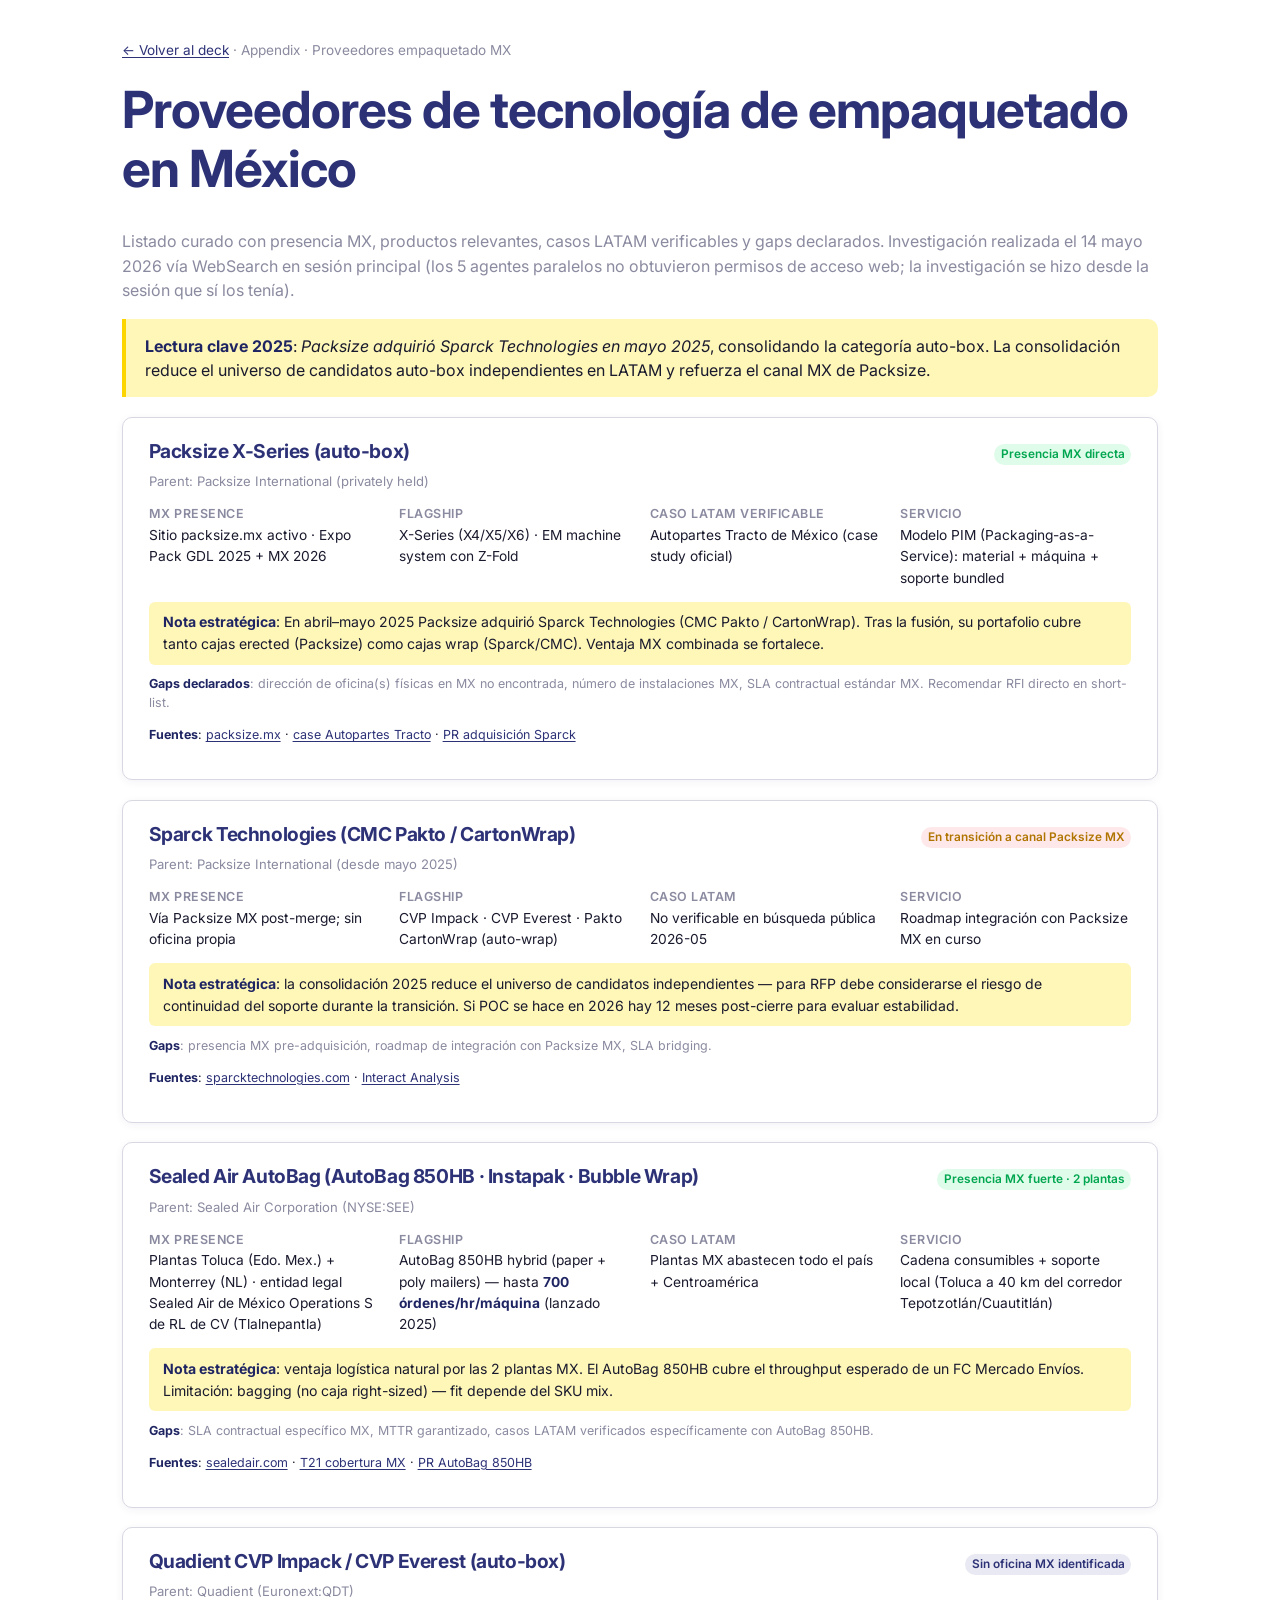
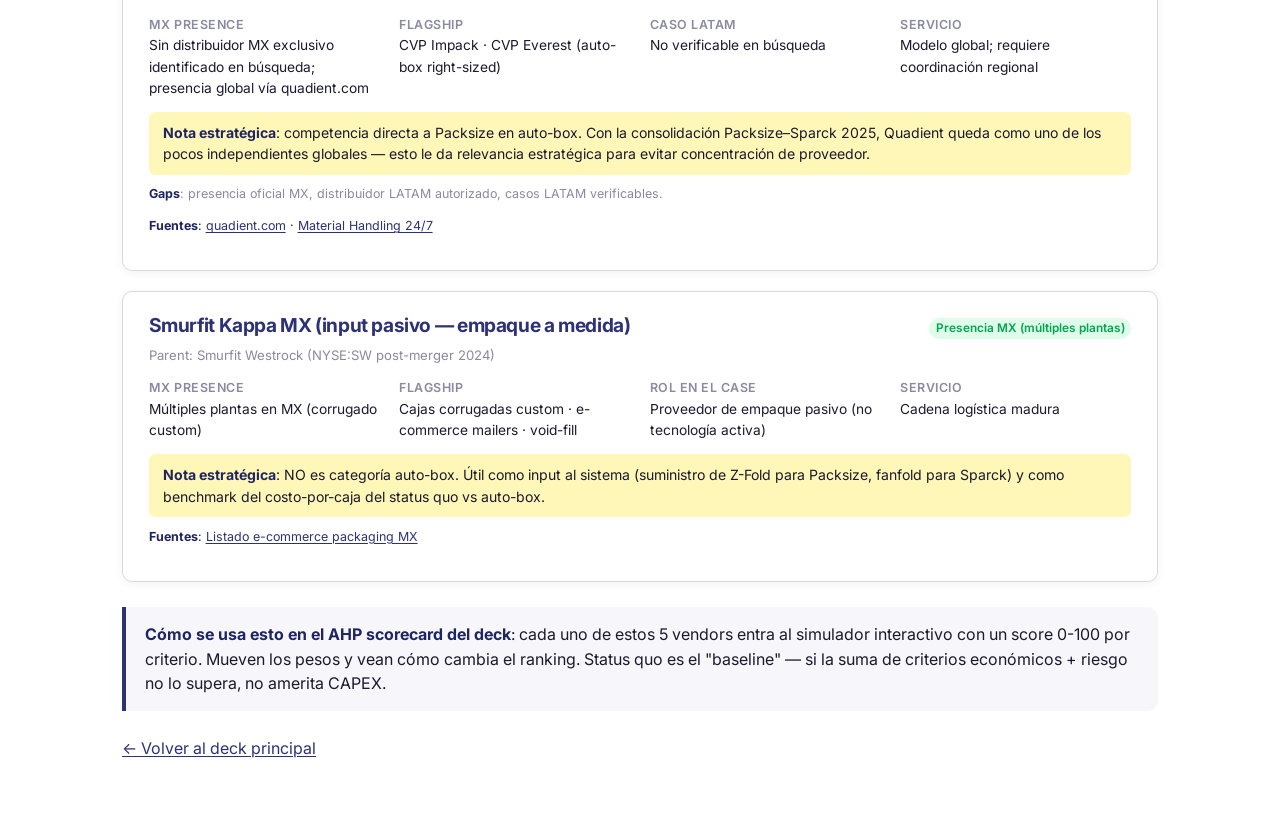
<file: appendix/proveedores-empaquetado.html>
<!DOCTYPE html>
<html lang="es">
<head>
  <meta charset="UTF-8">
  <meta name="viewport" content="width=device-width, initial-scale=1">
  <title>Proveedores empaquetado MX · Business Case MELI</title>
  <link rel="preconnect" href="https://fonts.googleapis.com">
  <link rel="preconnect" href="https://fonts.gstatic.com" crossorigin>
  <link href="https://fonts.googleapis.com/css2?family=Inter:wght@300;400;500;600;700;800&family=JetBrains+Mono:wght@400;500&display=swap" rel="stylesheet">
  <link rel="stylesheet" href="../css/meli-theme.css">
  <style>
    .app-shell { max-width: 1100px; margin: 0 auto; padding: 2.5rem var(--gutter); }
    .breadcrumb { font-size: 0.85rem; color: var(--color-text-muted); margin-bottom: 1.2rem; }
    .vendor { padding: 1.4rem 1.6rem; border: 1px solid var(--color-border); border-radius: var(--radius); margin: 1.2rem 0; background: var(--color-bg); box-shadow: var(--shadow-sm); }
    .vendor__head { display:flex; justify-content: space-between; align-items: baseline; gap: 1rem; flex-wrap: wrap; margin-bottom: 0.4rem; }
    .vendor__name { font-size: 1.2rem; color: var(--meli-blue); margin: 0; }
    .vendor__parent { font-size: 0.82rem; color: var(--color-text-muted); }
    .meta-grid { display: grid; grid-template-columns: repeat(auto-fit, minmax(180px, 1fr)); gap: 0.6rem 1.2rem; margin: 0.8rem 0; font-size: 0.86rem; }
    .meta-grid > div span:first-child { color: var(--color-text-muted); font-size: 0.78rem; display:block; margin-bottom: 0.1em; text-transform: uppercase; letter-spacing: 0.04em; font-weight: 600; }
    .strategic { background: var(--meli-yellow-soft); padding: 0.6rem 0.9rem; border-radius: var(--radius-sm); margin: 0.6rem 0; font-size: 0.88rem; }
    .gaps { font-size: 0.78rem; color: var(--color-text-muted); }
    .pill { display:inline-block; padding: 0.12em 0.55em; font-size: 0.74rem; font-weight: 600; border-radius: 999px; }
    .pill--direct { background: #DFFBE9; color: #00A650; }
    .pill--distrib { background: #E8E9F2; color: #2D3277; }
    .pill--unknown { background: #FEE8EA; color: #B07500; }
  </style>
</head>
<body>
<div class="app-shell">
  <p class="breadcrumb"><a href="../index.html">← Volver al deck</a> · Appendix · Proveedores empaquetado MX</p>
  <h1>Proveedores de tecnología de empaquetado en México</h1>
  <p class="text-muted">Listado curado con presencia MX, productos relevantes, casos LATAM verificables y gaps declarados. Investigación realizada el 14 mayo 2026 vía WebSearch en sesión principal (los 5 agentes paralelos no obtuvieron permisos de acceso web; la investigación se hizo desde la sesión que sí los tenía).</p>

  <div class="callout callout--yellow">
    <strong>Lectura clave 2025</strong>: <em>Packsize adquirió Sparck Technologies en mayo 2025</em>, consolidando la categoría auto-box. La consolidación reduce el universo de candidatos auto-box independientes en LATAM y refuerza el canal MX de Packsize.
  </div>

  <!-- Packsize -->
  <div class="vendor">
    <div class="vendor__head">
      <h3 class="vendor__name">Packsize X-Series (auto-box)</h3>
      <span class="pill pill--direct">Presencia MX directa</span>
    </div>
    <div class="vendor__parent">Parent: Packsize International (privately held)</div>
    <div class="meta-grid">
      <div><span>MX presence</span>Sitio packsize.mx activo · Expo Pack GDL 2025 + MX 2026</div>
      <div><span>Flagship</span>X-Series (X4/X5/X6) · EM machine system con Z-Fold</div>
      <div><span>Caso LATAM verificable</span>Autopartes Tracto de México (case study oficial)</div>
      <div><span>Servicio</span>Modelo PIM (Packaging-as-a-Service): material + máquina + soporte bundled</div>
    </div>
    <div class="strategic">
      <strong>Nota estratégica</strong>: En abril–mayo 2025 Packsize adquirió Sparck Technologies (CMC Pakto / CartonWrap). Tras la fusión, su portafolio cubre tanto cajas erected (Packsize) como cajas wrap (Sparck/CMC). Ventaja MX combinada se fortalece.
    </div>
    <p class="gaps"><strong>Gaps declarados</strong>: dirección de oficina(s) físicas en MX no encontrada, número de instalaciones MX, SLA contractual estándar MX. Recomendar RFI directo en short-list.</p>
    <p class="text-xs"><strong>Fuentes</strong>: <a href="https://www.packsize.mx/" target="_blank">packsize.mx</a> · <a href="https://www.packsize.com/case-study/autopartes-tracto-de-mexico" target="_blank">case Autopartes Tracto</a> · <a href="https://www.packsize.com/press-release/packsize-to-acquire-sparck-technologies" target="_blank">PR adquisición Sparck</a></p>
  </div>

  <!-- Sparck -->
  <div class="vendor">
    <div class="vendor__head">
      <h3 class="vendor__name">Sparck Technologies (CMC Pakto / CartonWrap)</h3>
      <span class="pill pill--unknown">En transición a canal Packsize MX</span>
    </div>
    <div class="vendor__parent">Parent: Packsize International (desde mayo 2025)</div>
    <div class="meta-grid">
      <div><span>MX presence</span>Vía Packsize MX post-merge; sin oficina propia</div>
      <div><span>Flagship</span>CVP Impack · CVP Everest · Pakto CartonWrap (auto-wrap)</div>
      <div><span>Caso LATAM</span>No verificable en búsqueda pública 2026-05</div>
      <div><span>Servicio</span>Roadmap integración con Packsize MX en curso</div>
    </div>
    <div class="strategic">
      <strong>Nota estratégica</strong>: la consolidación 2025 reduce el universo de candidatos independientes — para RFP debe considerarse el riesgo de continuidad del soporte durante la transición. Si POC se hace en 2026 hay 12 meses post-cierre para evaluar estabilidad.
    </div>
    <p class="gaps"><strong>Gaps</strong>: presencia MX pre-adquisición, roadmap de integración con Packsize MX, SLA bridging.</p>
    <p class="text-xs"><strong>Fuentes</strong>: <a href="https://sparcktechnologies.com/" target="_blank">sparcktechnologies.com</a> · <a href="https://interactanalysis.com/insight/packsize-to-acquire-sparck-technologies/" target="_blank">Interact Analysis</a></p>
  </div>

  <!-- Sealed Air -->
  <div class="vendor">
    <div class="vendor__head">
      <h3 class="vendor__name">Sealed Air AutoBag (AutoBag 850HB · Instapak · Bubble Wrap)</h3>
      <span class="pill pill--direct">Presencia MX fuerte · 2 plantas</span>
    </div>
    <div class="vendor__parent">Parent: Sealed Air Corporation (NYSE:SEE)</div>
    <div class="meta-grid">
      <div><span>MX presence</span>Plantas Toluca (Edo. Mex.) + Monterrey (NL) · entidad legal Sealed Air de México Operations S de RL de CV (Tlalnepantla)</div>
      <div><span>Flagship</span>AutoBag 850HB hybrid (paper + poly mailers) — hasta <strong>700 órdenes/hr/máquina</strong> (lanzado 2025)</div>
      <div><span>Caso LATAM</span>Plantas MX abastecen todo el país + Centroamérica</div>
      <div><span>Servicio</span>Cadena consumibles + soporte local (Toluca a 40 km del corredor Tepotzotlán/Cuautitlán)</div>
    </div>
    <div class="strategic">
      <strong>Nota estratégica</strong>: ventaja logística natural por las 2 plantas MX. El AutoBag 850HB cubre el throughput esperado de un FC Mercado Envíos. Limitación: bagging (no caja right-sized) — fit depende del SKU mix.
    </div>
    <p class="gaps"><strong>Gaps</strong>: SLA contractual específico MX, MTTR garantizado, casos LATAM verificados específicamente con AutoBag 850HB.</p>
    <p class="text-xs"><strong>Fuentes</strong>: <a href="https://www.sealedair.com/es" target="_blank">sealedair.com</a> · <a href="https://t21.com.mx/automatizacion-punto-clave-en-la-operatividad-de-sealed-air/" target="_blank">T21 cobertura MX</a> · <a href="https://www.prnewswire.com/news-releases/sealed-air-launches-autobag-brand-850hb-hybrid-bagging-machine-for-paper-and-poly-mailers-302556908.html" target="_blank">PR AutoBag 850HB</a></p>
  </div>

  <!-- Quadient -->
  <div class="vendor">
    <div class="vendor__head">
      <h3 class="vendor__name">Quadient CVP Impack / CVP Everest (auto-box)</h3>
      <span class="pill pill--distrib">Sin oficina MX identificada</span>
    </div>
    <div class="vendor__parent">Parent: Quadient (Euronext:QDT)</div>
    <div class="meta-grid">
      <div><span>MX presence</span>Sin distribuidor MX exclusivo identificado en búsqueda; presencia global vía quadient.com</div>
      <div><span>Flagship</span>CVP Impack · CVP Everest (auto-box right-sized)</div>
      <div><span>Caso LATAM</span>No verificable en búsqueda</div>
      <div><span>Servicio</span>Modelo global; requiere coordinación regional</div>
    </div>
    <div class="strategic">
      <strong>Nota estratégica</strong>: competencia directa a Packsize en auto-box. Con la consolidación Packsize–Sparck 2025, Quadient queda como uno de los pocos independientes globales — esto le da relevancia estratégica para evitar concentración de proveedor.
    </div>
    <p class="gaps"><strong>Gaps</strong>: presencia oficial MX, distribuidor LATAM autorizado, casos LATAM verificables.</p>
    <p class="text-xs"><strong>Fuentes</strong>: <a href="https://www.quadient.com/" target="_blank">quadient.com</a> · <a href="https://www.materialhandling247.com/product/cvp_500_automated_packing_system/" target="_blank">Material Handling 24/7</a></p>
  </div>

  <!-- Smurfit -->
  <div class="vendor">
    <div class="vendor__head">
      <h3 class="vendor__name">Smurfit Kappa MX (input pasivo — empaque a medida)</h3>
      <span class="pill pill--direct">Presencia MX (múltiples plantas)</span>
    </div>
    <div class="vendor__parent">Parent: Smurfit Westrock (NYSE:SW post-merger 2024)</div>
    <div class="meta-grid">
      <div><span>MX presence</span>Múltiples plantas en MX (corrugado custom)</div>
      <div><span>Flagship</span>Cajas corrugadas custom · e-commerce mailers · void-fill</div>
      <div><span>Rol en el case</span>Proveedor de empaque pasivo (no tecnología activa)</div>
      <div><span>Servicio</span>Cadena logística madura</div>
    </div>
    <div class="strategic">
      <strong>Nota estratégica</strong>: NO es categoría auto-box. Útil como input al sistema (suministro de Z-Fold para Packsize, fanfold para Sparck) y como benchmark del costo-por-caja del status quo vs auto-box.
    </div>
    <p class="text-xs"><strong>Fuentes</strong>: <a href="https://marketing4ecommerce.mx/empresas-embalaje-packaging-ecommerce-mexico/" target="_blank">Listado e-commerce packaging MX</a></p>
  </div>

  <div class="callout mt-3">
    <strong>Cómo se usa esto en el AHP scorecard del deck</strong>: cada uno de estos 5 vendors entra al simulador interactivo con un score 0-100 por criterio. Mueven los pesos y vean cómo cambia el ranking. Status quo es el "baseline" — si la suma de criterios económicos + riesgo no lo supera, no amerita CAPEX.
  </div>

  <p class="text-muted mt-3"><a href="../index.html">← Volver al deck principal</a></p>
</div>
</body>
</html>
</file>
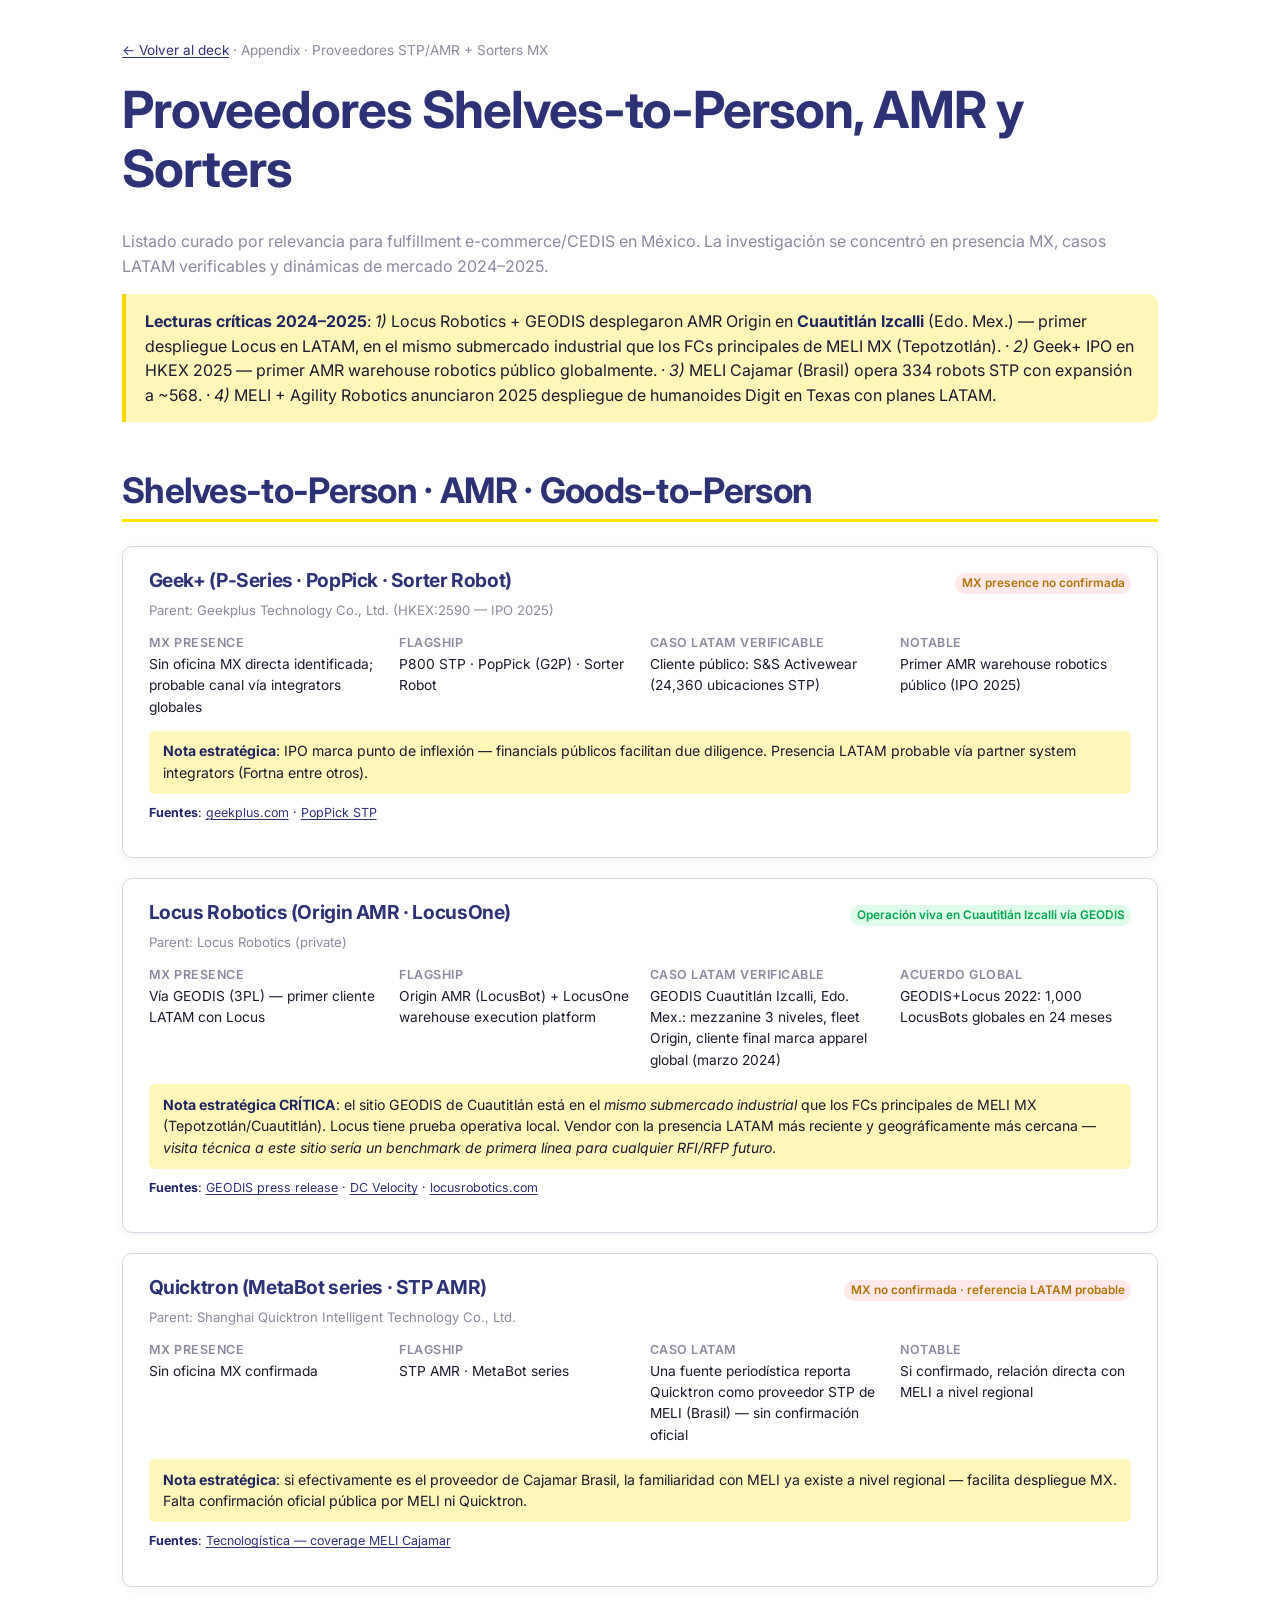
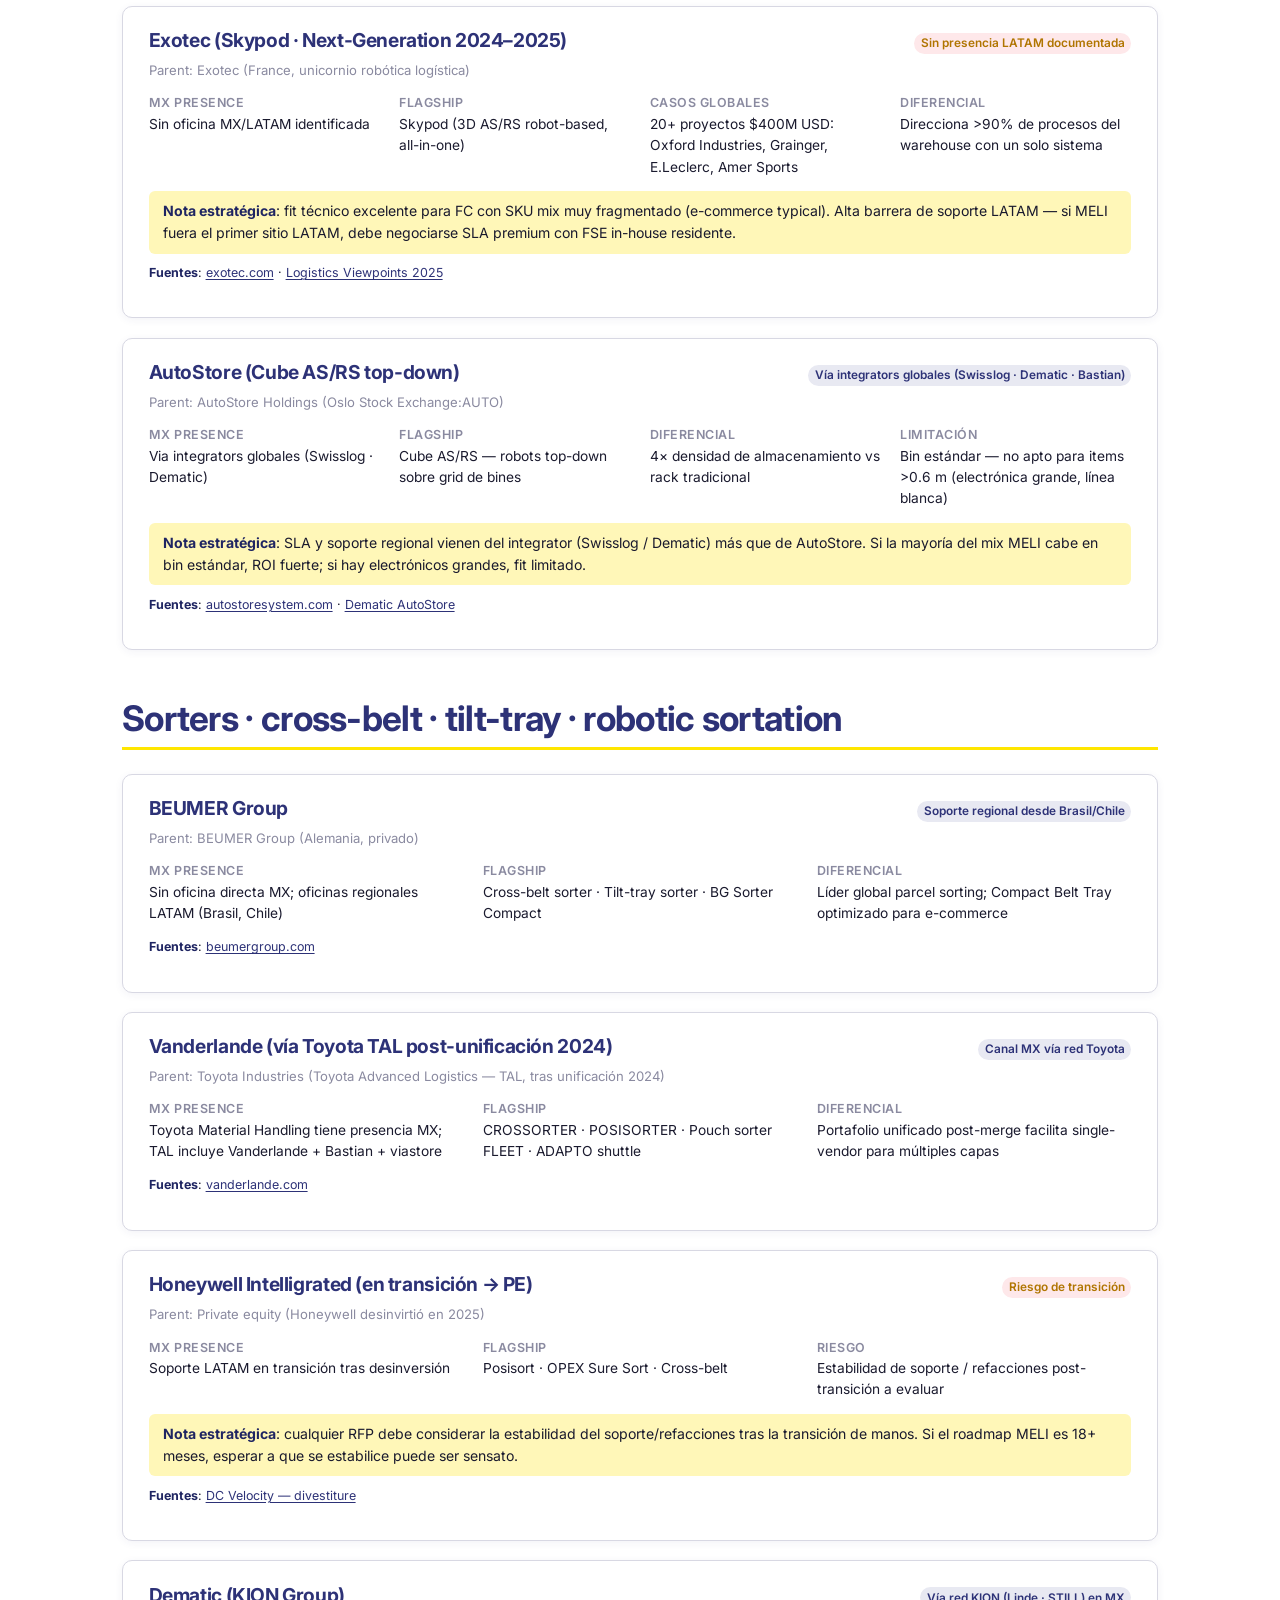
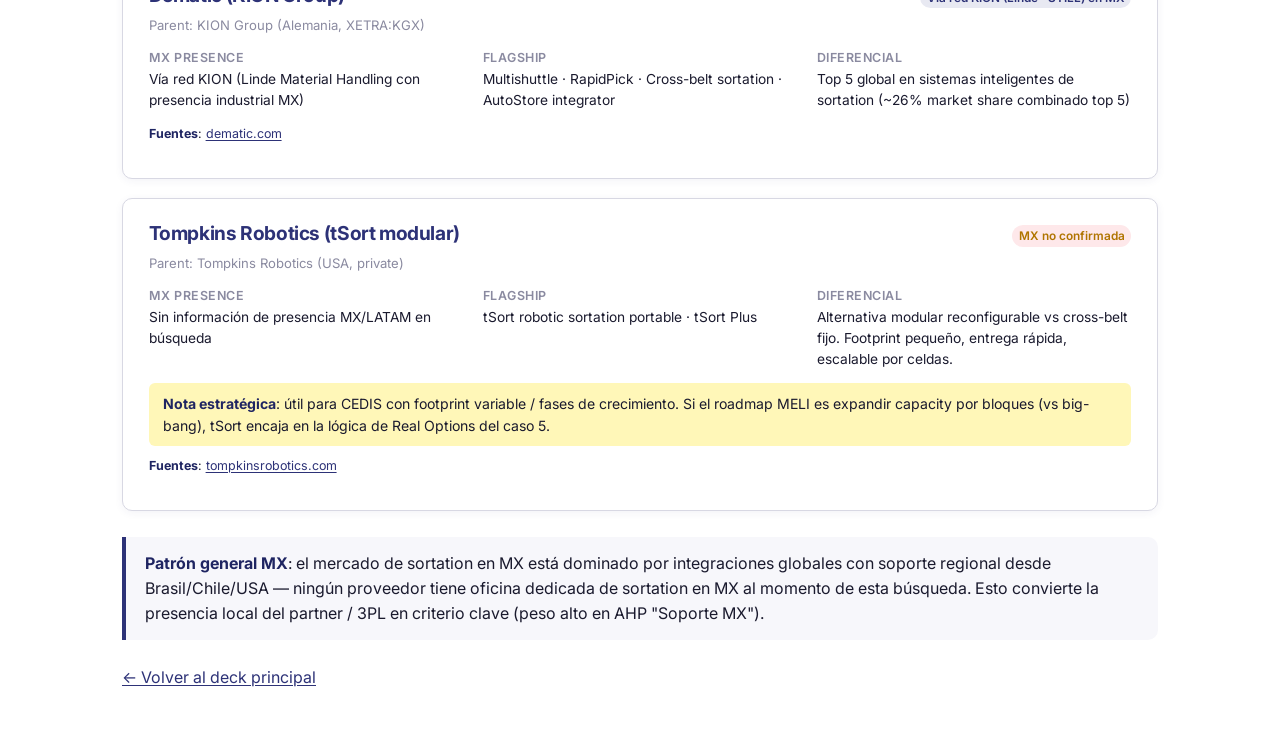
<file: appendix/proveedores-stp-amr.html>
<!DOCTYPE html>
<html lang="es">
<head>
  <meta charset="UTF-8">
  <meta name="viewport" content="width=device-width, initial-scale=1">
  <title>Proveedores STP / AMR / Sorters MX · Business Case MELI</title>
  <link rel="preconnect" href="https://fonts.googleapis.com">
  <link rel="preconnect" href="https://fonts.gstatic.com" crossorigin>
  <link href="https://fonts.googleapis.com/css2?family=Inter:wght@300;400;500;600;700;800&family=JetBrains+Mono:wght@400;500&display=swap" rel="stylesheet">
  <link rel="stylesheet" href="../css/meli-theme.css">
  <style>
    .app-shell { max-width: 1100px; margin: 0 auto; padding: 2.5rem var(--gutter); }
    .breadcrumb { font-size: 0.85rem; color: var(--color-text-muted); margin-bottom: 1.2rem; }
    .vendor { padding: 1.4rem 1.6rem; border: 1px solid var(--color-border); border-radius: var(--radius); margin: 1.2rem 0; background: var(--color-bg); box-shadow: var(--shadow-sm); }
    .vendor__head { display:flex; justify-content: space-between; align-items: baseline; gap: 1rem; flex-wrap: wrap; margin-bottom: 0.4rem; }
    .vendor__name { font-size: 1.2rem; color: var(--meli-blue); margin: 0; }
    .vendor__parent { font-size: 0.82rem; color: var(--color-text-muted); }
    .meta-grid { display: grid; grid-template-columns: repeat(auto-fit, minmax(180px, 1fr)); gap: 0.6rem 1.2rem; margin: 0.8rem 0; font-size: 0.86rem; }
    .meta-grid > div span:first-child { color: var(--color-text-muted); font-size: 0.78rem; display:block; margin-bottom: 0.1em; text-transform: uppercase; letter-spacing: 0.04em; font-weight: 600; }
    .strategic { background: var(--meli-yellow-soft); padding: 0.6rem 0.9rem; border-radius: var(--radius-sm); margin: 0.6rem 0; font-size: 0.88rem; }
    .gaps { font-size: 0.78rem; color: var(--color-text-muted); }
    .pill { display:inline-block; padding: 0.12em 0.55em; font-size: 0.74rem; font-weight: 600; border-radius: 999px; }
    .pill--direct { background: #DFFBE9; color: #00A650; }
    .pill--distrib { background: #E8E9F2; color: #2D3277; }
    .pill--unknown { background: #FEE8EA; color: #B07500; }
    .section-divider { margin: 3rem 0 1.5rem 0; padding-bottom: 0.5rem; border-bottom: 3px solid var(--meli-yellow); }
  </style>
</head>
<body>
<div class="app-shell">
  <p class="breadcrumb"><a href="../index.html">← Volver al deck</a> · Appendix · Proveedores STP/AMR + Sorters MX</p>
  <h1>Proveedores Shelves-to-Person, AMR y Sorters</h1>
  <p class="text-muted">Listado curado por relevancia para fulfillment e-commerce/CEDIS en México. La investigación se concentró en presencia MX, casos LATAM verificables y dinámicas de mercado 2024–2025.</p>

  <div class="callout callout--yellow">
    <strong>Lecturas críticas 2024–2025</strong>:
    <em>1)</em> Locus Robotics + GEODIS desplegaron AMR Origin en <strong>Cuautitlán Izcalli</strong> (Edo. Mex.) — primer despliegue Locus en LATAM, en el mismo submercado industrial que los FCs principales de MELI MX (Tepotzotlán). ·
    <em>2)</em> Geek+ IPO en HKEX 2025 — primer AMR warehouse robotics público globalmente. ·
    <em>3)</em> MELI Cajamar (Brasil) opera 334 robots STP con expansión a ~568. ·
    <em>4)</em> MELI + Agility Robotics anunciaron 2025 despliegue de humanoides Digit en Texas con planes LATAM.
  </div>

  <h2 class="section-divider">Shelves-to-Person · AMR · Goods-to-Person</h2>

  <!-- Geek+ -->
  <div class="vendor">
    <div class="vendor__head">
      <h3 class="vendor__name">Geek+ (P-Series · PopPick · Sorter Robot)</h3>
      <span class="pill pill--unknown">MX presence no confirmada</span>
    </div>
    <div class="vendor__parent">Parent: Geekplus Technology Co., Ltd. (HKEX:2590 — IPO 2025)</div>
    <div class="meta-grid">
      <div><span>MX presence</span>Sin oficina MX directa identificada; probable canal vía integrators globales</div>
      <div><span>Flagship</span>P800 STP · PopPick (G2P) · Sorter Robot</div>
      <div><span>Caso LATAM verificable</span>Cliente público: S&amp;S Activewear (24,360 ubicaciones STP)</div>
      <div><span>Notable</span>Primer AMR warehouse robotics público (IPO 2025)</div>
    </div>
    <div class="strategic">
      <strong>Nota estratégica</strong>: IPO marca punto de inflexión — financials públicos facilitan due diligence. Presencia LATAM probable vía partner system integrators (Fortna entre otros).
    </div>
    <p class="text-xs"><strong>Fuentes</strong>: <a href="https://www.geekplus.com/en" target="_blank">geekplus.com</a> · <a href="https://www.geekplus.com/shelf-to-person-picking" target="_blank">PopPick STP</a></p>
  </div>

  <!-- Locus -->
  <div class="vendor">
    <div class="vendor__head">
      <h3 class="vendor__name">Locus Robotics (Origin AMR · LocusOne)</h3>
      <span class="pill pill--direct">Operación viva en Cuautitlán Izcalli vía GEODIS</span>
    </div>
    <div class="vendor__parent">Parent: Locus Robotics (private)</div>
    <div class="meta-grid">
      <div><span>MX presence</span>Vía GEODIS (3PL) — primer cliente LATAM con Locus</div>
      <div><span>Flagship</span>Origin AMR (LocusBot) + LocusOne warehouse execution platform</div>
      <div><span>Caso LATAM verificable</span>GEODIS Cuautitlán Izcalli, Edo. Mex.: mezzanine 3 niveles, fleet Origin, cliente final marca apparel global (marzo 2024)</div>
      <div><span>Acuerdo global</span>GEODIS+Locus 2022: 1,000 LocusBots globales en 24 meses</div>
    </div>
    <div class="strategic">
      <strong>Nota estratégica CRÍTICA</strong>: el sitio GEODIS de Cuautitlán está en el <em>mismo submercado industrial</em> que los FCs principales de MELI MX (Tepotzotlán/Cuautitlán). Locus tiene prueba operativa local. Vendor con la presencia LATAM más reciente y geográficamente más cercana — <em>visita técnica a este sitio sería un benchmark de primera línea para cualquier RFI/RFP futuro</em>.
    </div>
    <p class="text-xs"><strong>Fuentes</strong>: <a href="https://geodis.com/us-en/locus-robotics-and-geodis-bring-next-generation-warehouse-amr-automation-mexico" target="_blank">GEODIS press release</a> · <a href="https://www.dcvelocity.com/articles/60194-locus-robotics-and-geodis-bring-next-generation-warehouse-amr-automation-to-mexico" target="_blank">DC Velocity</a> · <a href="https://locusrobotics.com/" target="_blank">locusrobotics.com</a></p>
  </div>

  <!-- Quicktron -->
  <div class="vendor">
    <div class="vendor__head">
      <h3 class="vendor__name">Quicktron (MetaBot series · STP AMR)</h3>
      <span class="pill pill--unknown">MX no confirmada · referencia LATAM probable</span>
    </div>
    <div class="vendor__parent">Parent: Shanghai Quicktron Intelligent Technology Co., Ltd.</div>
    <div class="meta-grid">
      <div><span>MX presence</span>Sin oficina MX confirmada</div>
      <div><span>Flagship</span>STP AMR · MetaBot series</div>
      <div><span>Caso LATAM</span>Una fuente periodística reporta Quicktron como proveedor STP de MELI (Brasil) — sin confirmación oficial</div>
      <div><span>Notable</span>Si confirmado, relación directa con MELI a nivel regional</div>
    </div>
    <div class="strategic">
      <strong>Nota estratégica</strong>: si efectivamente es el proveedor de Cajamar Brasil, la familiaridad con MELI ya existe a nivel regional — facilita despliegue MX. Falta confirmación oficial pública por MELI ni Quicktron.
    </div>
    <p class="text-xs"><strong>Fuentes</strong>: <a href="https://www.tecnologistica.com.br/es/especiais/tecnologia/18431/mercado-libre-implementa-sistema-inedito-de-robots-en-operacion-logistica-en-brasil/" target="_blank">Tecnologística — coverage MELI Cajamar</a></p>
  </div>

  <!-- Exotec -->
  <div class="vendor">
    <div class="vendor__head">
      <h3 class="vendor__name">Exotec (Skypod · Next-Generation 2024–2025)</h3>
      <span class="pill pill--unknown">Sin presencia LATAM documentada</span>
    </div>
    <div class="vendor__parent">Parent: Exotec (France, unicornio robótica logística)</div>
    <div class="meta-grid">
      <div><span>MX presence</span>Sin oficina MX/LATAM identificada</div>
      <div><span>Flagship</span>Skypod (3D AS/RS robot-based, all-in-one)</div>
      <div><span>Casos globales</span>20+ proyectos $400M USD: Oxford Industries, Grainger, E.Leclerc, Amer Sports</div>
      <div><span>Diferencial</span>Direcciona >90% de procesos del warehouse con un solo sistema</div>
    </div>
    <div class="strategic">
      <strong>Nota estratégica</strong>: fit técnico excelente para FC con SKU mix muy fragmentado (e-commerce typical). Alta barrera de soporte LATAM — si MELI fuera el primer sitio LATAM, debe negociarse SLA premium con FSE in-house residente.
    </div>
    <p class="text-xs"><strong>Fuentes</strong>: <a href="https://www.exotec.com/" target="_blank">exotec.com</a> · <a href="https://logisticsviewpoints.com/2025/02/20/exotecs-skypod-system-a-unique-solution-designed-to-address-supply-chain-challenges/" target="_blank">Logistics Viewpoints 2025</a></p>
  </div>

  <!-- AutoStore -->
  <div class="vendor">
    <div class="vendor__head">
      <h3 class="vendor__name">AutoStore (Cube AS/RS top-down)</h3>
      <span class="pill pill--distrib">Vía integrators globales (Swisslog · Dematic · Bastian)</span>
    </div>
    <div class="vendor__parent">Parent: AutoStore Holdings (Oslo Stock Exchange:AUTO)</div>
    <div class="meta-grid">
      <div><span>MX presence</span>Via integrators globales (Swisslog · Dematic)</div>
      <div><span>Flagship</span>Cube AS/RS — robots top-down sobre grid de bines</div>
      <div><span>Diferencial</span>4× densidad de almacenamiento vs rack tradicional</div>
      <div><span>Limitación</span>Bin estándar — no apto para items &gt;0.6 m (electrónica grande, línea blanca)</div>
    </div>
    <div class="strategic">
      <strong>Nota estratégica</strong>: SLA y soporte regional vienen del integrator (Swisslog / Dematic) más que de AutoStore. Si la mayoría del mix MELI cabe en bin estándar, ROI fuerte; si hay electrónicos grandes, fit limitado.
    </div>
    <p class="text-xs"><strong>Fuentes</strong>: <a href="https://www.autostoresystem.com/" target="_blank">autostoresystem.com</a> · <a href="https://www.dematic.com/en-us/solutions/autostore/" target="_blank">Dematic AutoStore</a></p>
  </div>

  <h2 class="section-divider">Sorters · cross-belt · tilt-tray · robotic sortation</h2>

  <!-- BEUMER -->
  <div class="vendor">
    <div class="vendor__head">
      <h3 class="vendor__name">BEUMER Group</h3>
      <span class="pill pill--distrib">Soporte regional desde Brasil/Chile</span>
    </div>
    <div class="vendor__parent">Parent: BEUMER Group (Alemania, privado)</div>
    <div class="meta-grid">
      <div><span>MX presence</span>Sin oficina directa MX; oficinas regionales LATAM (Brasil, Chile)</div>
      <div><span>Flagship</span>Cross-belt sorter · Tilt-tray sorter · BG Sorter Compact</div>
      <div><span>Diferencial</span>Líder global parcel sorting; Compact Belt Tray optimizado para e-commerce</div>
    </div>
    <p class="text-xs"><strong>Fuentes</strong>: <a href="https://www.beumergroup.com/" target="_blank">beumergroup.com</a></p>
  </div>

  <!-- Vanderlande -->
  <div class="vendor">
    <div class="vendor__head">
      <h3 class="vendor__name">Vanderlande (vía Toyota TAL post-unificación 2024)</h3>
      <span class="pill pill--distrib">Canal MX vía red Toyota</span>
    </div>
    <div class="vendor__parent">Parent: Toyota Industries (Toyota Advanced Logistics — TAL, tras unificación 2024)</div>
    <div class="meta-grid">
      <div><span>MX presence</span>Toyota Material Handling tiene presencia MX; TAL incluye Vanderlande + Bastian + viastore</div>
      <div><span>Flagship</span>CROSSORTER · POSISORTER · Pouch sorter FLEET · ADAPTO shuttle</div>
      <div><span>Diferencial</span>Portafolio unificado post-merge facilita single-vendor para múltiples capas</div>
    </div>
    <p class="text-xs"><strong>Fuentes</strong>: <a href="https://www.vanderlande.com/" target="_blank">vanderlande.com</a></p>
  </div>

  <!-- Honeywell Intelligrated -->
  <div class="vendor">
    <div class="vendor__head">
      <h3 class="vendor__name">Honeywell Intelligrated (en transición → PE)</h3>
      <span class="pill pill--unknown">Riesgo de transición</span>
    </div>
    <div class="vendor__parent">Parent: Private equity (Honeywell desinvirtió en 2025)</div>
    <div class="meta-grid">
      <div><span>MX presence</span>Soporte LATAM en transición tras desinversión</div>
      <div><span>Flagship</span>Posisort · OPEX Sure Sort · Cross-belt</div>
      <div><span>Riesgo</span>Estabilidad de soporte / refacciones post-transición a evaluar</div>
    </div>
    <div class="strategic">
      <strong>Nota estratégica</strong>: cualquier RFP debe considerar la estabilidad del soporte/refacciones tras la transición de manos. Si el roadmap MELI es 18+ meses, esperar a que se estabilice puede ser sensato.
    </div>
    <p class="text-xs"><strong>Fuentes</strong>: <a href="https://www.dcvelocity.com/supply-chain/other-services/systems-integration-services/honeywell-sells-intelligrated-division-to-a-private-equity-firm" target="_blank">DC Velocity — divestiture</a></p>
  </div>

  <!-- Dematic -->
  <div class="vendor">
    <div class="vendor__head">
      <h3 class="vendor__name">Dematic (KION Group)</h3>
      <span class="pill pill--distrib">Vía red KION (Linde · STILL) en MX</span>
    </div>
    <div class="vendor__parent">Parent: KION Group (Alemania, XETRA:KGX)</div>
    <div class="meta-grid">
      <div><span>MX presence</span>Vía red KION (Linde Material Handling con presencia industrial MX)</div>
      <div><span>Flagship</span>Multishuttle · RapidPick · Cross-belt sortation · AutoStore integrator</div>
      <div><span>Diferencial</span>Top 5 global en sistemas inteligentes de sortation (~26% market share combinado top 5)</div>
    </div>
    <p class="text-xs"><strong>Fuentes</strong>: <a href="https://www.dematic.com/en-us/" target="_blank">dematic.com</a></p>
  </div>

  <!-- Tompkins -->
  <div class="vendor">
    <div class="vendor__head">
      <h3 class="vendor__name">Tompkins Robotics (tSort modular)</h3>
      <span class="pill pill--unknown">MX no confirmada</span>
    </div>
    <div class="vendor__parent">Parent: Tompkins Robotics (USA, private)</div>
    <div class="meta-grid">
      <div><span>MX presence</span>Sin información de presencia MX/LATAM en búsqueda</div>
      <div><span>Flagship</span>tSort robotic sortation portable · tSort Plus</div>
      <div><span>Diferencial</span>Alternativa modular reconfigurable vs cross-belt fijo. Footprint pequeño, entrega rápida, escalable por celdas.</div>
    </div>
    <div class="strategic">
      <strong>Nota estratégica</strong>: útil para CEDIS con footprint variable / fases de crecimiento. Si el roadmap MELI es expandir capacity por bloques (vs big-bang), tSort encaja en la lógica de Real Options del caso 5.
    </div>
    <p class="text-xs"><strong>Fuentes</strong>: <a href="https://www.tompkinsrobotics.com/" target="_blank">tompkinsrobotics.com</a></p>
  </div>

  <div class="callout mt-3">
    <strong>Patrón general MX</strong>: el mercado de sortation en MX está dominado por integraciones globales con soporte regional desde Brasil/Chile/USA — ningún proveedor tiene oficina dedicada de sortation en MX al momento de esta búsqueda. Esto convierte la presencia local del partner / 3PL en criterio clave (peso alto en AHP "Soporte MX").
  </div>

  <p class="text-muted mt-3"><a href="../index.html">← Volver al deck principal</a></p>
</div>
</body>
</html>
</file>
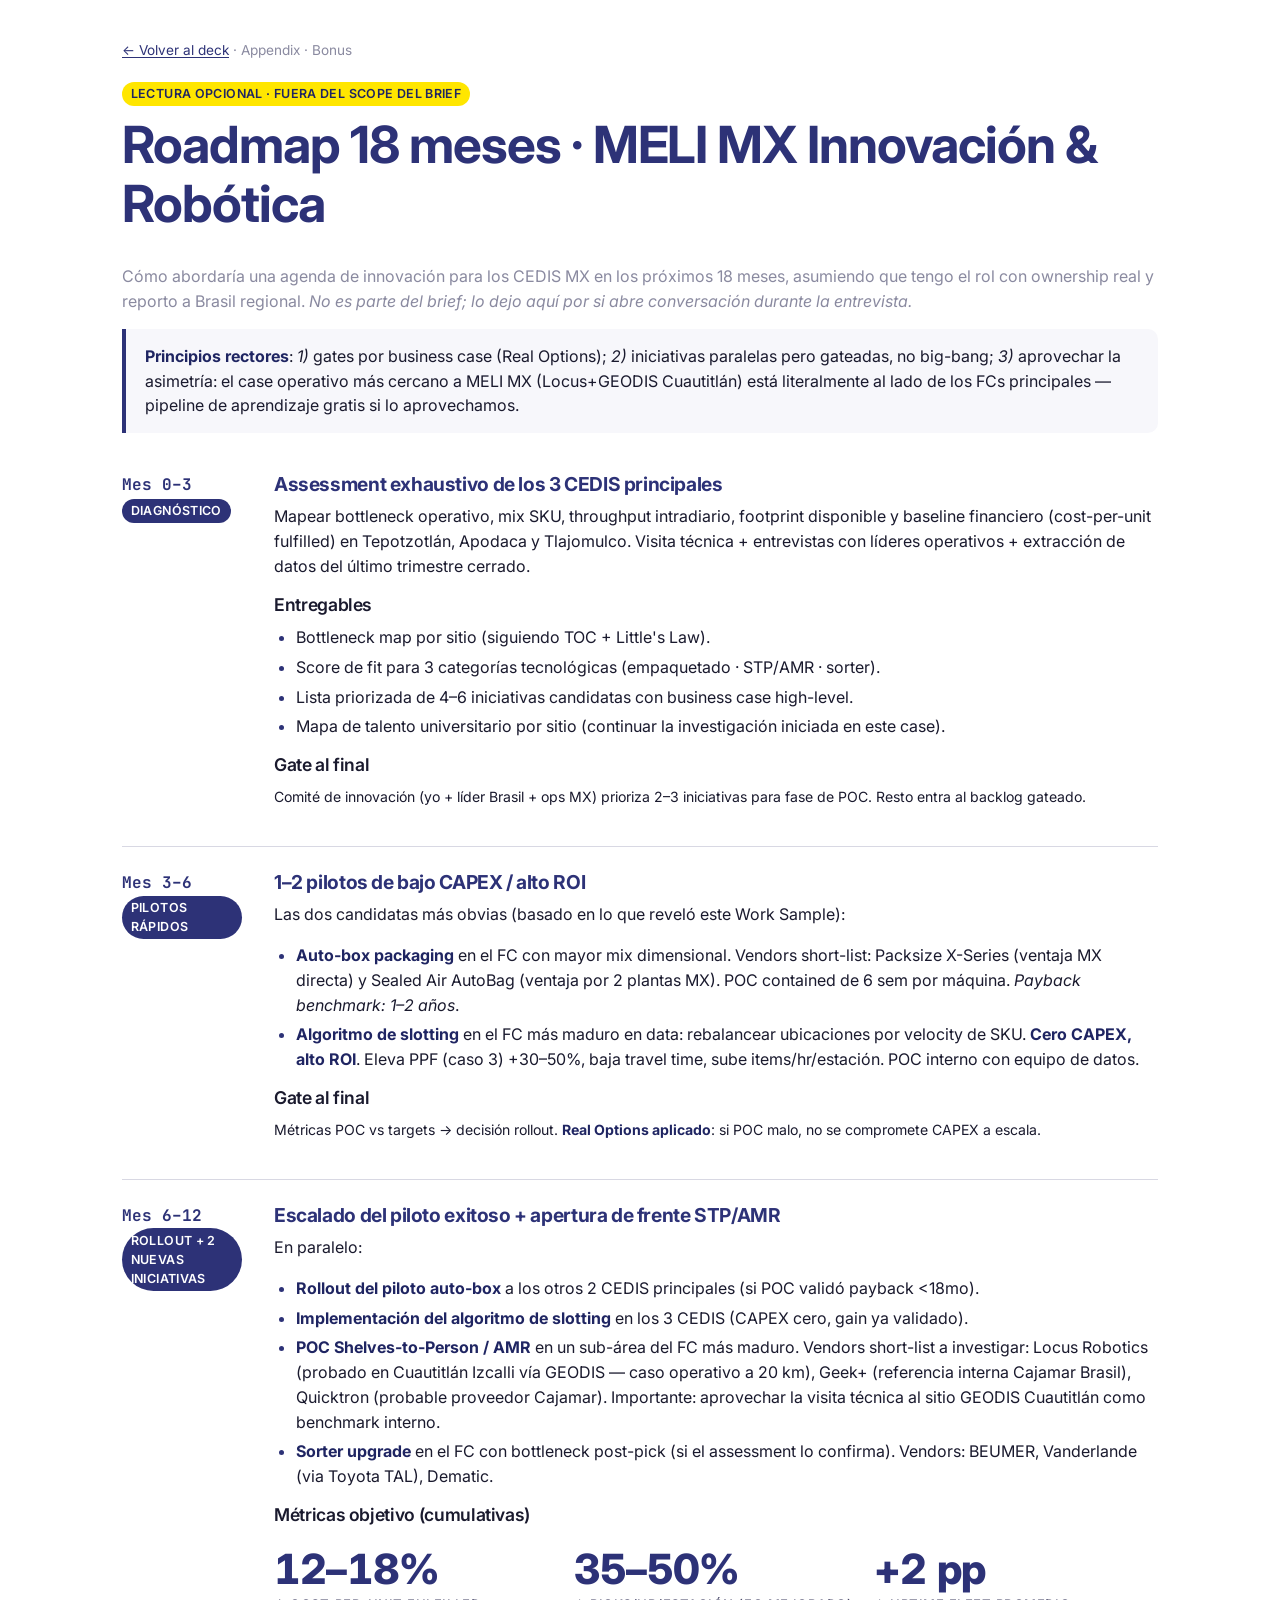
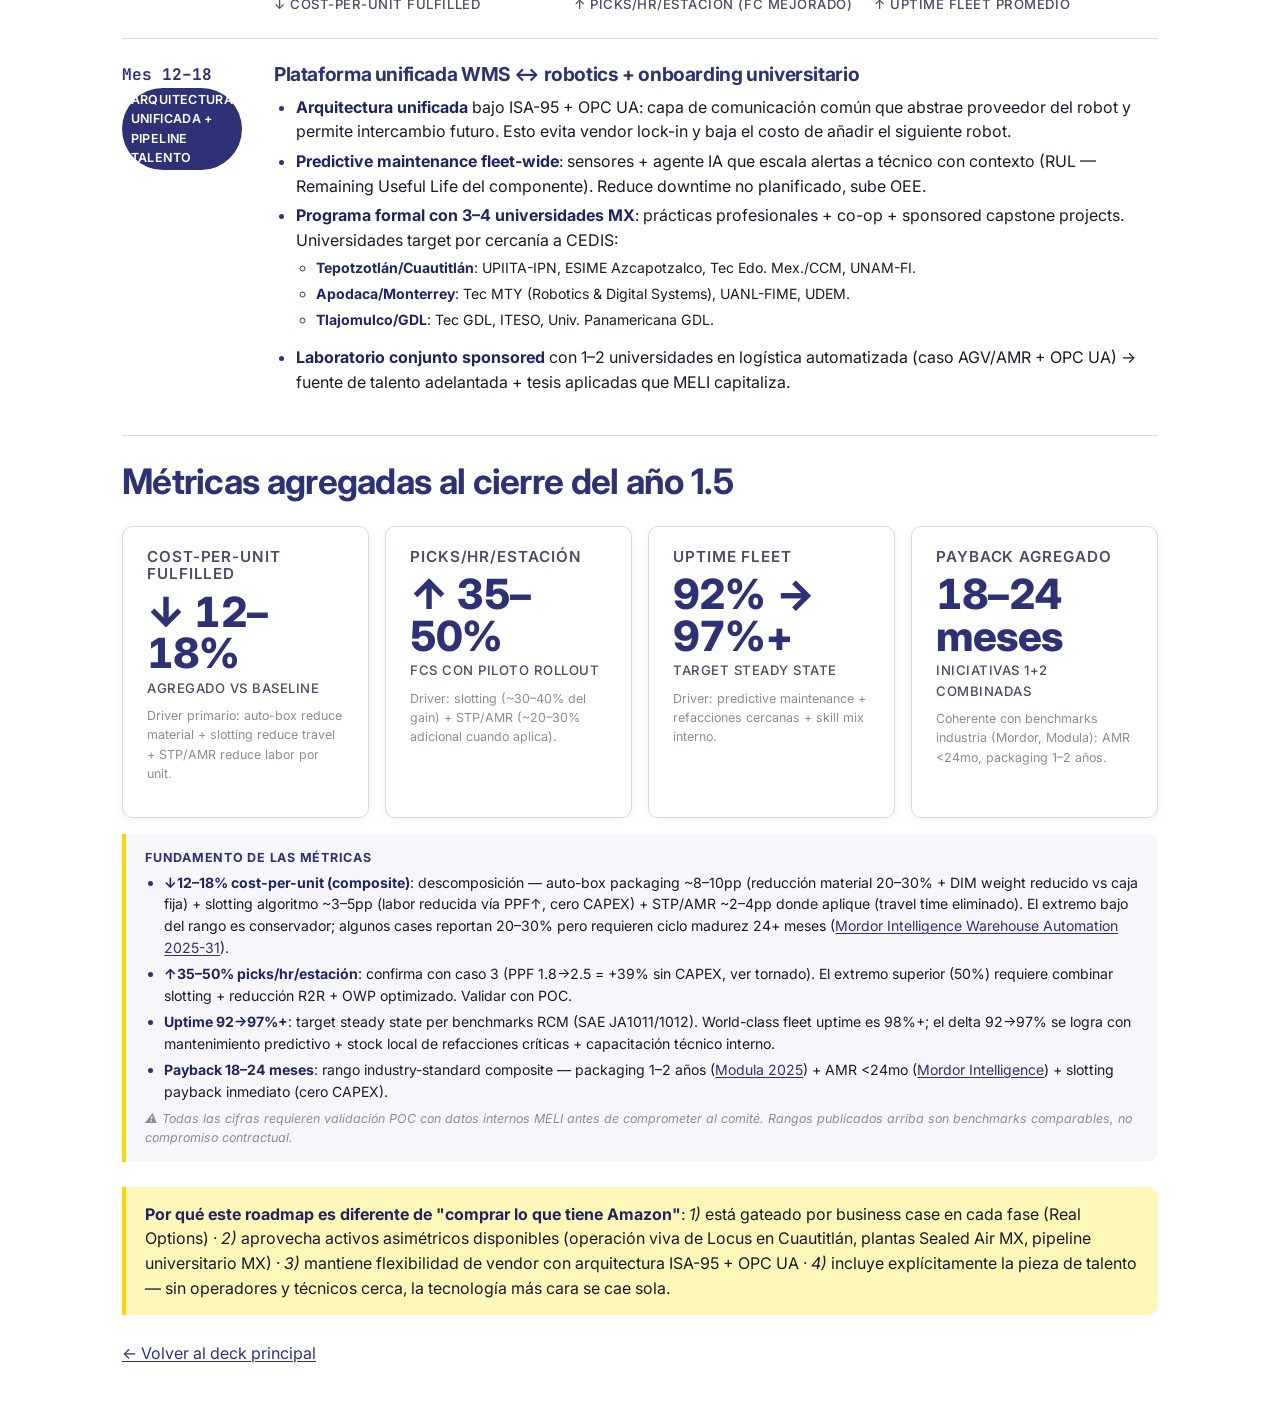
<file: appendix/roadmap-18-meses.html>
<!DOCTYPE html>
<html lang="es">
<head>
  <meta charset="UTF-8">
  <meta name="viewport" content="width=device-width, initial-scale=1">
  <title>Bonus · Roadmap 18 meses MELI MX Innovación</title>
  <link rel="preconnect" href="https://fonts.googleapis.com">
  <link rel="preconnect" href="https://fonts.gstatic.com" crossorigin>
  <link href="https://fonts.googleapis.com/css2?family=Inter:wght@300;400;500;600;700;800&family=JetBrains+Mono:wght@400;500&display=swap" rel="stylesheet">
  <link rel="stylesheet" href="../css/meli-theme.css">
  <style>
    .app-shell { max-width: 1100px; margin: 0 auto; padding: 2.5rem var(--gutter); }
    .breadcrumb { font-size: 0.85rem; color: var(--color-text-muted); margin-bottom: 1.2rem; }
    .phase {
      display: grid; grid-template-columns: 120px 1fr; gap: 2rem;
      padding: 1.5rem 0; border-bottom: 1px solid var(--color-border);
    }
    .phase__period { font-family: var(--font-mono); font-weight: 700; color: var(--meli-blue); font-size: 1rem; }
    .phase__title { font-size: 1.2rem; color: var(--meli-blue); margin-bottom: 0.6rem; }
    .metric-grid { display: grid; grid-template-columns: repeat(auto-fit, minmax(180px, 1fr)); gap: 1rem; margin-top: 1.5rem; }
    @media (max-width: 700px) { .phase { grid-template-columns: 1fr; gap: 0.6rem; } }
  </style>
</head>
<body>
<div class="app-shell">
  <p class="breadcrumb"><a href="../index.html">← Volver al deck</a> · Appendix · Bonus</p>
  <span class="brand-tag brand-tag--yellow" style="margin-bottom:0.6rem;display:inline-block;">Lectura opcional · fuera del scope del brief</span>
  <h1>Roadmap 18 meses · MELI MX Innovación &amp; Robótica</h1>
  <p class="text-muted">Cómo abordaría una agenda de innovación para los CEDIS MX en los próximos 18 meses, asumiendo que tengo el rol con ownership real y reporto a Brasil regional. <em>No es parte del brief; lo dejo aquí por si abre conversación durante la entrevista.</em></p>

  <div class="callout">
    <strong>Principios rectores</strong>: <em>1)</em> gates por business case (Real Options); <em>2)</em> iniciativas paralelas pero gateadas, no big-bang; <em>3)</em> aprovechar la asimetría: el case operativo más cercano a MELI MX (Locus+GEODIS Cuautitlán) está literalmente al lado de los FCs principales — pipeline de aprendizaje gratis si lo aprovechamos.
  </div>

  <!-- Mes 0-3 -->
  <div class="phase">
    <div>
      <div class="phase__period">Mes 0–3</div>
      <span class="brand-tag">Diagnóstico</span>
    </div>
    <div>
      <h3 class="phase__title">Assessment exhaustivo de los 3 CEDIS principales</h3>
      <p>Mapear bottleneck operativo, mix SKU, throughput intradiario, footprint disponible y baseline financiero (cost-per-unit fulfilled) en Tepotzotlán, Apodaca y Tlajomulco. Visita técnica + entrevistas con líderes operativos + extracción de datos del último trimestre cerrado.</p>
      <h4>Entregables</h4>
      <ul>
        <li>Bottleneck map por sitio (siguiendo TOC + Little's Law).</li>
        <li>Score de fit para 3 categorías tecnológicas (empaquetado · STP/AMR · sorter).</li>
        <li>Lista priorizada de 4–6 iniciativas candidatas con business case high-level.</li>
        <li>Mapa de talento universitario por sitio (continuar la investigación iniciada en este case).</li>
      </ul>
      <h4>Gate al final</h4>
      <p class="text-sm">Comité de innovación (yo + líder Brasil + ops MX) prioriza 2–3 iniciativas para fase de POC. Resto entra al backlog gateado.</p>
    </div>
  </div>

  <!-- Mes 3-6 -->
  <div class="phase">
    <div>
      <div class="phase__period">Mes 3–6</div>
      <span class="brand-tag">Pilotos rápidos</span>
    </div>
    <div>
      <h3 class="phase__title">1–2 pilotos de bajo CAPEX / alto ROI</h3>
      <p>Las dos candidatas más obvias (basado en lo que reveló este Work Sample):</p>
      <ul>
        <li><strong>Auto-box packaging</strong> en el FC con mayor mix dimensional. Vendors short-list: Packsize X-Series (ventaja MX directa) y Sealed Air AutoBag (ventaja por 2 plantas MX). POC contained de 6 sem por máquina. <em>Payback benchmark: 1–2 años</em>.</li>
        <li><strong>Algoritmo de slotting</strong> en el FC más maduro en data: rebalancear ubicaciones por velocity de SKU. <strong>Cero CAPEX, alto ROI</strong>. Eleva PPF (caso 3) +30–50%, baja travel time, sube items/hr/estación. POC interno con equipo de datos.</li>
      </ul>
      <h4>Gate al final</h4>
      <p class="text-sm">Métricas POC vs targets → decisión rollout. <strong>Real Options aplicado</strong>: si POC malo, no se compromete CAPEX a escala.</p>
    </div>
  </div>

  <!-- Mes 6-12 -->
  <div class="phase">
    <div>
      <div class="phase__period">Mes 6–12</div>
      <span class="brand-tag">Rollout + 2 nuevas iniciativas</span>
    </div>
    <div>
      <h3 class="phase__title">Escalado del piloto exitoso + apertura de frente STP/AMR</h3>
      <p>En paralelo:</p>
      <ul>
        <li><strong>Rollout del piloto auto-box</strong> a los otros 2 CEDIS principales (si POC validó payback &lt;18mo).</li>
        <li><strong>Implementación del algoritmo de slotting</strong> en los 3 CEDIS (CAPEX cero, gain ya validado).</li>
        <li><strong>POC Shelves-to-Person / AMR</strong> en un sub-área del FC más maduro. Vendors short-list a investigar: Locus Robotics (probado en Cuautitlán Izcalli vía GEODIS — caso operativo a 20 km), Geek+ (referencia interna Cajamar Brasil), Quicktron (probable proveedor Cajamar). Importante: aprovechar la visita técnica al sitio GEODIS Cuautitlán como benchmark interno.</li>
        <li><strong>Sorter upgrade</strong> en el FC con bottleneck post-pick (si el assessment lo confirma). Vendors: BEUMER, Vanderlande (via Toyota TAL), Dematic.</li>
      </ul>
      <h4>Métricas objetivo (cumulativas)</h4>
      <div class="metric-grid">
        <div class="kpi"><span class="kpi__value">12–18%</span><span class="kpi__label">↓ cost-per-unit fulfilled</span></div>
        <div class="kpi"><span class="kpi__value">35–50%</span><span class="kpi__label">↑ picks/hr/estación (FC mejorado)</span></div>
        <div class="kpi"><span class="kpi__value">+2 pp</span><span class="kpi__label">↑ uptime fleet promedio</span></div>
      </div>
    </div>
  </div>

  <!-- Mes 12-18 -->
  <div class="phase">
    <div>
      <div class="phase__period">Mes 12–18</div>
      <span class="brand-tag">Arquitectura unificada + pipeline talento</span>
    </div>
    <div>
      <h3 class="phase__title">Plataforma unificada WMS ↔ robotics + onboarding universitario</h3>
      <ul>
        <li><strong>Arquitectura unificada</strong> bajo ISA-95 + OPC UA: capa de comunicación común que abstrae proveedor del robot y permite intercambio futuro. Esto evita vendor lock-in y baja el costo de añadir el siguiente robot.</li>
        <li><strong>Predictive maintenance fleet-wide</strong>: sensores + agente IA que escala alertas a técnico con contexto (RUL — Remaining Useful Life del componente). Reduce downtime no planificado, sube OEE.</li>
        <li><strong>Programa formal con 3–4 universidades MX</strong>: prácticas profesionales + co-op + sponsored capstone projects. Universidades target por cercanía a CEDIS:
          <ul class="text-sm">
            <li><strong>Tepotzotlán/Cuautitlán</strong>: UPIITA-IPN, ESIME Azcapotzalco, Tec Edo. Mex./CCM, UNAM-FI.</li>
            <li><strong>Apodaca/Monterrey</strong>: Tec MTY (Robotics &amp; Digital Systems), UANL-FIME, UDEM.</li>
            <li><strong>Tlajomulco/GDL</strong>: Tec GDL, ITESO, Univ. Panamericana GDL.</li>
          </ul>
        </li>
        <li><strong>Laboratorio conjunto sponsored</strong> con 1–2 universidades en logística automatizada (caso AGV/AMR + OPC UA) → fuente de talento adelantada + tesis aplicadas que MELI capitaliza.</li>
      </ul>
    </div>
  </div>

  <h2 class="mt-3">Métricas agregadas al cierre del año 1.5</h2>
  <div class="metric-grid">
    <div class="card">
      <h5>Cost-per-unit fulfilled</h5>
      <div class="kpi"><span class="kpi__value">↓ 12–18%</span><span class="kpi__label">agregado vs baseline</span></div>
      <p class="text-xs text-muted mt-1">Driver primario: auto-box reduce material + slotting reduce travel + STP/AMR reduce labor por unit.</p>
    </div>
    <div class="card">
      <h5>Picks/hr/estación</h5>
      <div class="kpi"><span class="kpi__value">↑ 35–50%</span><span class="kpi__label">FCs con piloto rollout</span></div>
      <p class="text-xs text-muted mt-1">Driver: slotting (~30–40% del gain) + STP/AMR (~20–30% adicional cuando aplica).</p>
    </div>
    <div class="card">
      <h5>Uptime fleet</h5>
      <div class="kpi"><span class="kpi__value">92% → 97%+</span><span class="kpi__label">target steady state</span></div>
      <p class="text-xs text-muted mt-1">Driver: predictive maintenance + refacciones cercanas + skill mix interno.</p>
    </div>
    <div class="card">
      <h5>Payback agregado</h5>
      <div class="kpi"><span class="kpi__value">18–24 meses</span><span class="kpi__label">iniciativas 1+2 combinadas</span></div>
      <p class="text-xs text-muted mt-1">Coherente con benchmarks industria (Mordor, Modula): AMR &lt;24mo, packaging 1–2 años.</p>
    </div>
  </div>

  <!-- ===== FUNDAMENTO de las métricas agregadas ===== -->
  <div class="callout" style="border-left-color:var(--meli-yellow-dark);background:var(--color-bg-soft);margin-top:1rem;">
    <p style="margin:0 0 0.3em 0;font-size:0.78rem;font-weight:700;color:var(--meli-blue);letter-spacing:0.06em;text-transform:uppercase;">Fundamento de las métricas</p>
    <ul class="text-sm" style="margin:0;padding-left:1.2rem;">
      <li><strong>↓12–18% cost-per-unit (composite)</strong>: descomposición — auto-box packaging ~8–10pp (reducción material 20–30% + DIM weight reducido vs caja fija) + slotting algoritmo ~3–5pp (labor reducida vía PPF↑, cero CAPEX) + STP/AMR ~2–4pp donde aplique (travel time eliminado). El extremo bajo del rango es conservador; algunos cases reportan 20–30% pero requieren ciclo madurez 24+ meses (<a href="https://www.mordorintelligence.com/industry-reports/warehouse-automation-market" target="_blank">Mordor Intelligence Warehouse Automation 2025-31</a>).</li>
      <li><strong>↑35–50% picks/hr/estación</strong>: confirma con caso 3 (PPF 1.8→2.5 = +39% sin CAPEX, ver tornado). El extremo superior (50%) requiere combinar slotting + reducción R2R + OWP optimizado. Validar con POC.</li>
      <li><strong>Uptime 92→97%+</strong>: target steady state per benchmarks RCM (SAE JA1011/1012). World-class fleet uptime es 98%+; el delta 92→97% se logra con mantenimiento predictivo + stock local de refacciones críticas + capacitación técnico interno.</li>
      <li><strong>Payback 18–24 meses</strong>: rango industry-standard composite — packaging 1–2 años (<a href="https://modula.us/blog/automated-warehouse-systems-improve-space-labor-roi/" target="_blank">Modula 2025</a>) + AMR &lt;24mo (<a href="https://www.mordorintelligence.com/industry-reports/warehouse-automation-market" target="_blank">Mordor Intelligence</a>) + slotting payback inmediato (cero CAPEX).</li>
    </ul>
    <p class="text-xs text-muted" style="margin:0.5em 0 0 0;font-style:italic;">⚠ Todas las cifras requieren validación POC con datos internos MELI antes de comprometer al comité. Rangos publicados arriba son <em>benchmarks comparables</em>, no compromiso contractual.</p>
  </div>

  <div class="callout callout--yellow mt-3">
    <strong>Por qué este roadmap es diferente de "comprar lo que tiene Amazon"</strong>:
    <em>1)</em> está gateado por business case en cada fase (Real Options) ·
    <em>2)</em> aprovecha activos asimétricos disponibles (operación viva de Locus en Cuautitlán, plantas Sealed Air MX, pipeline universitario MX) ·
    <em>3)</em> mantiene flexibilidad de vendor con arquitectura ISA-95 + OPC UA ·
    <em>4)</em> incluye explícitamente la pieza de talento — sin operadores y técnicos cerca, la tecnología más cara se cae sola.
  </div>

  <p class="text-muted mt-3"><a href="../index.html">← Volver al deck principal</a></p>
</div>
</body>
</html>
</file>
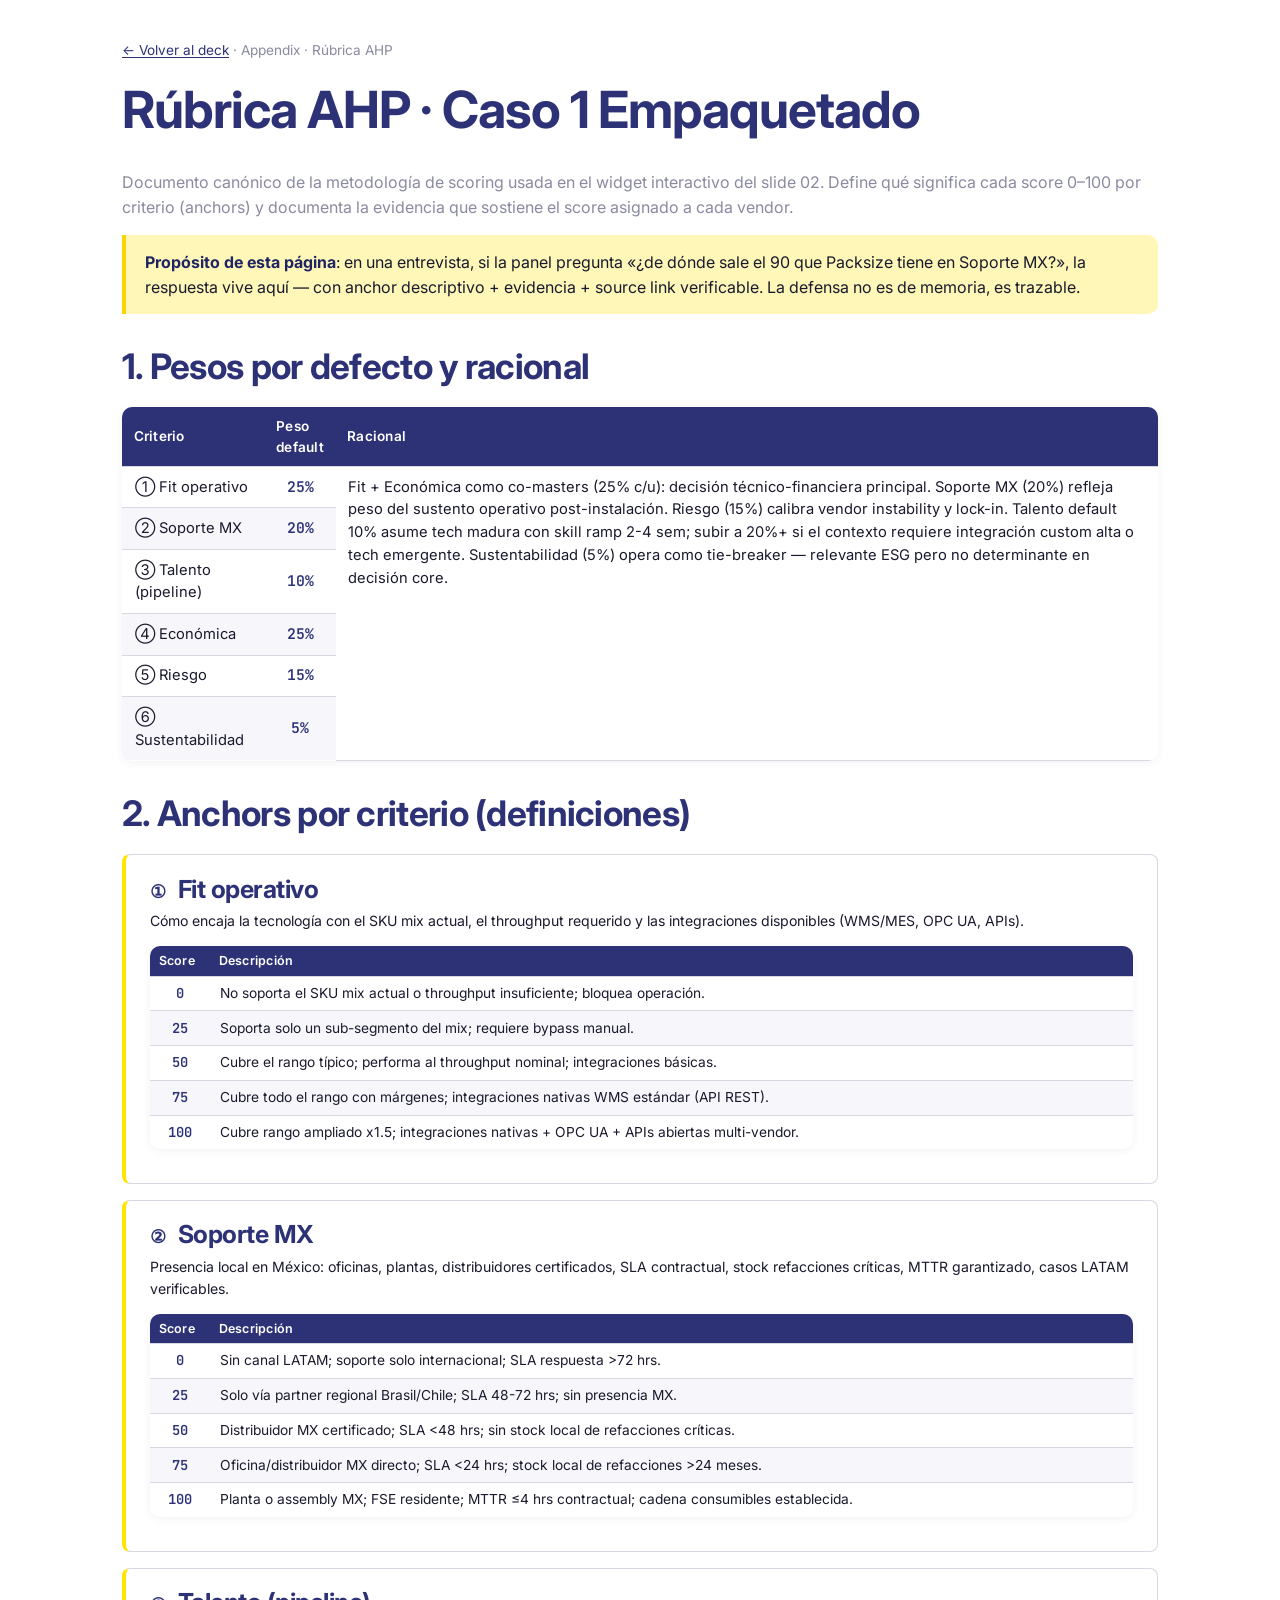
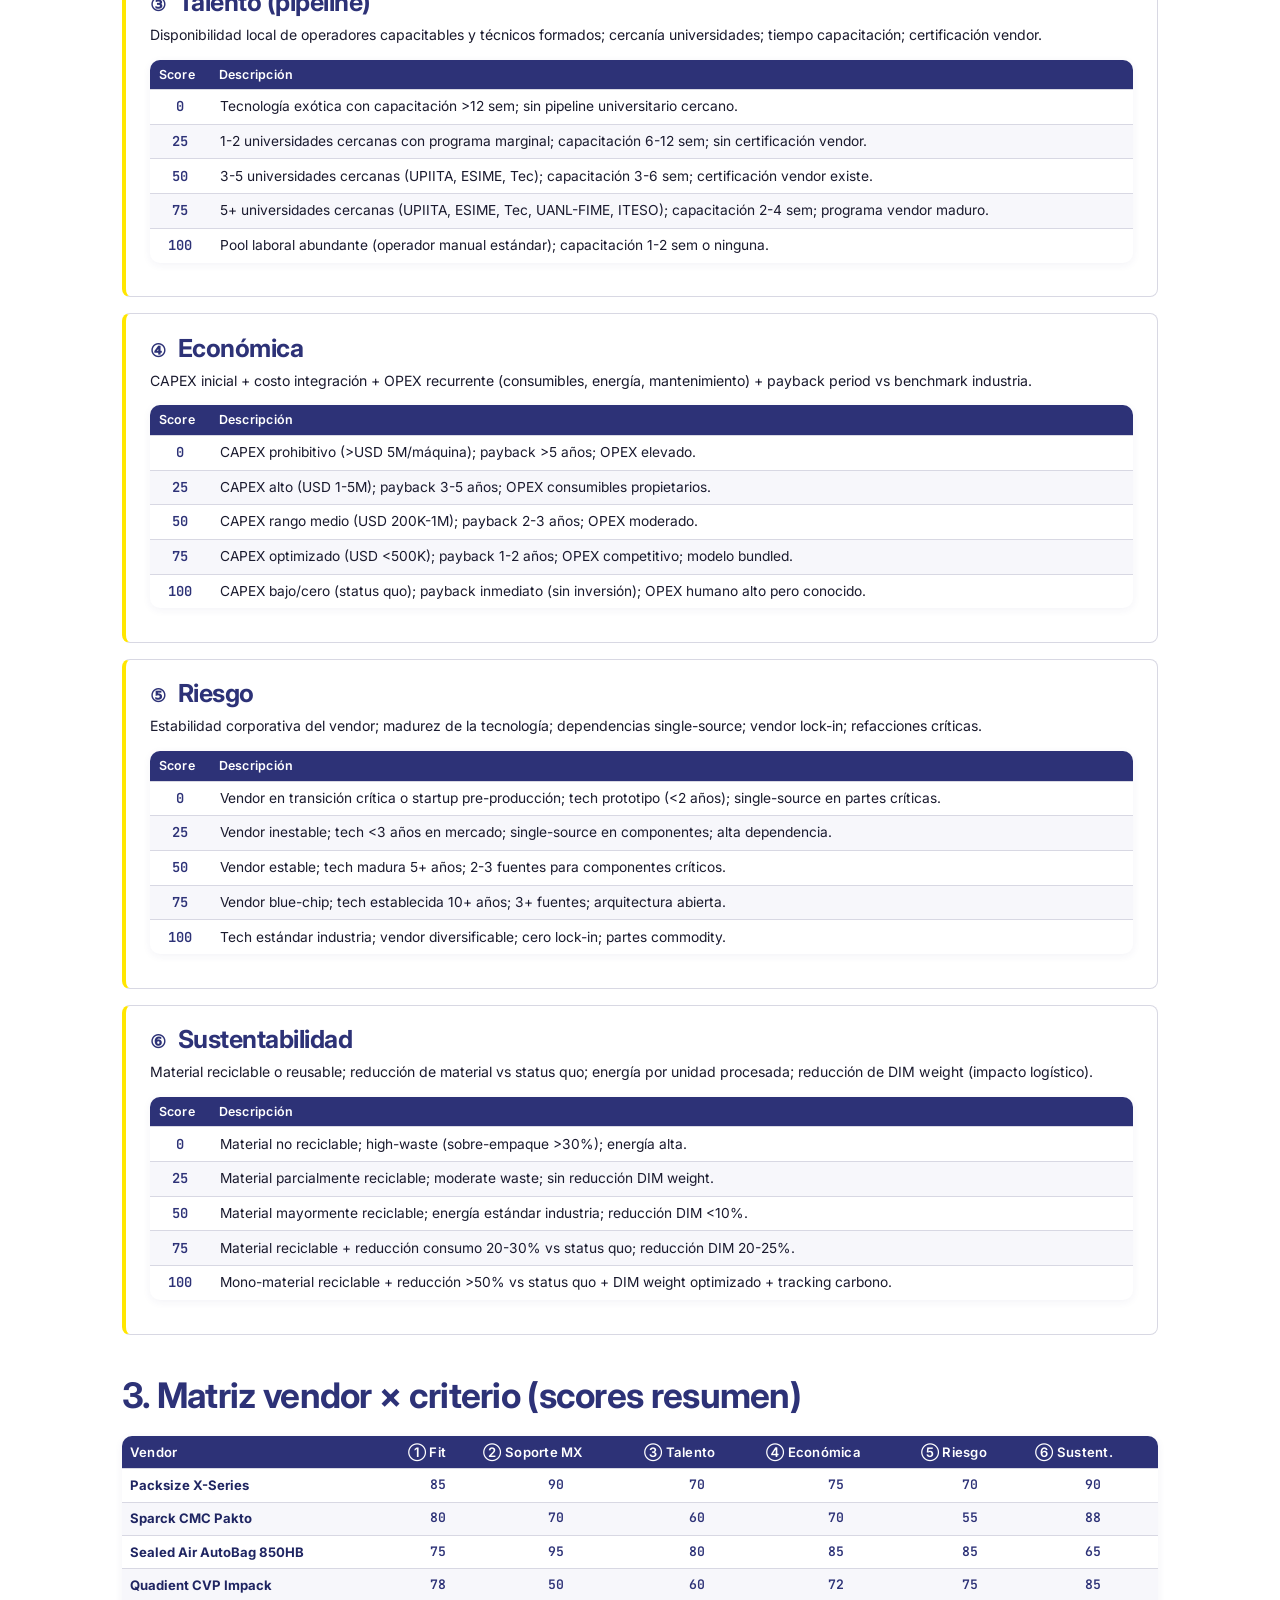
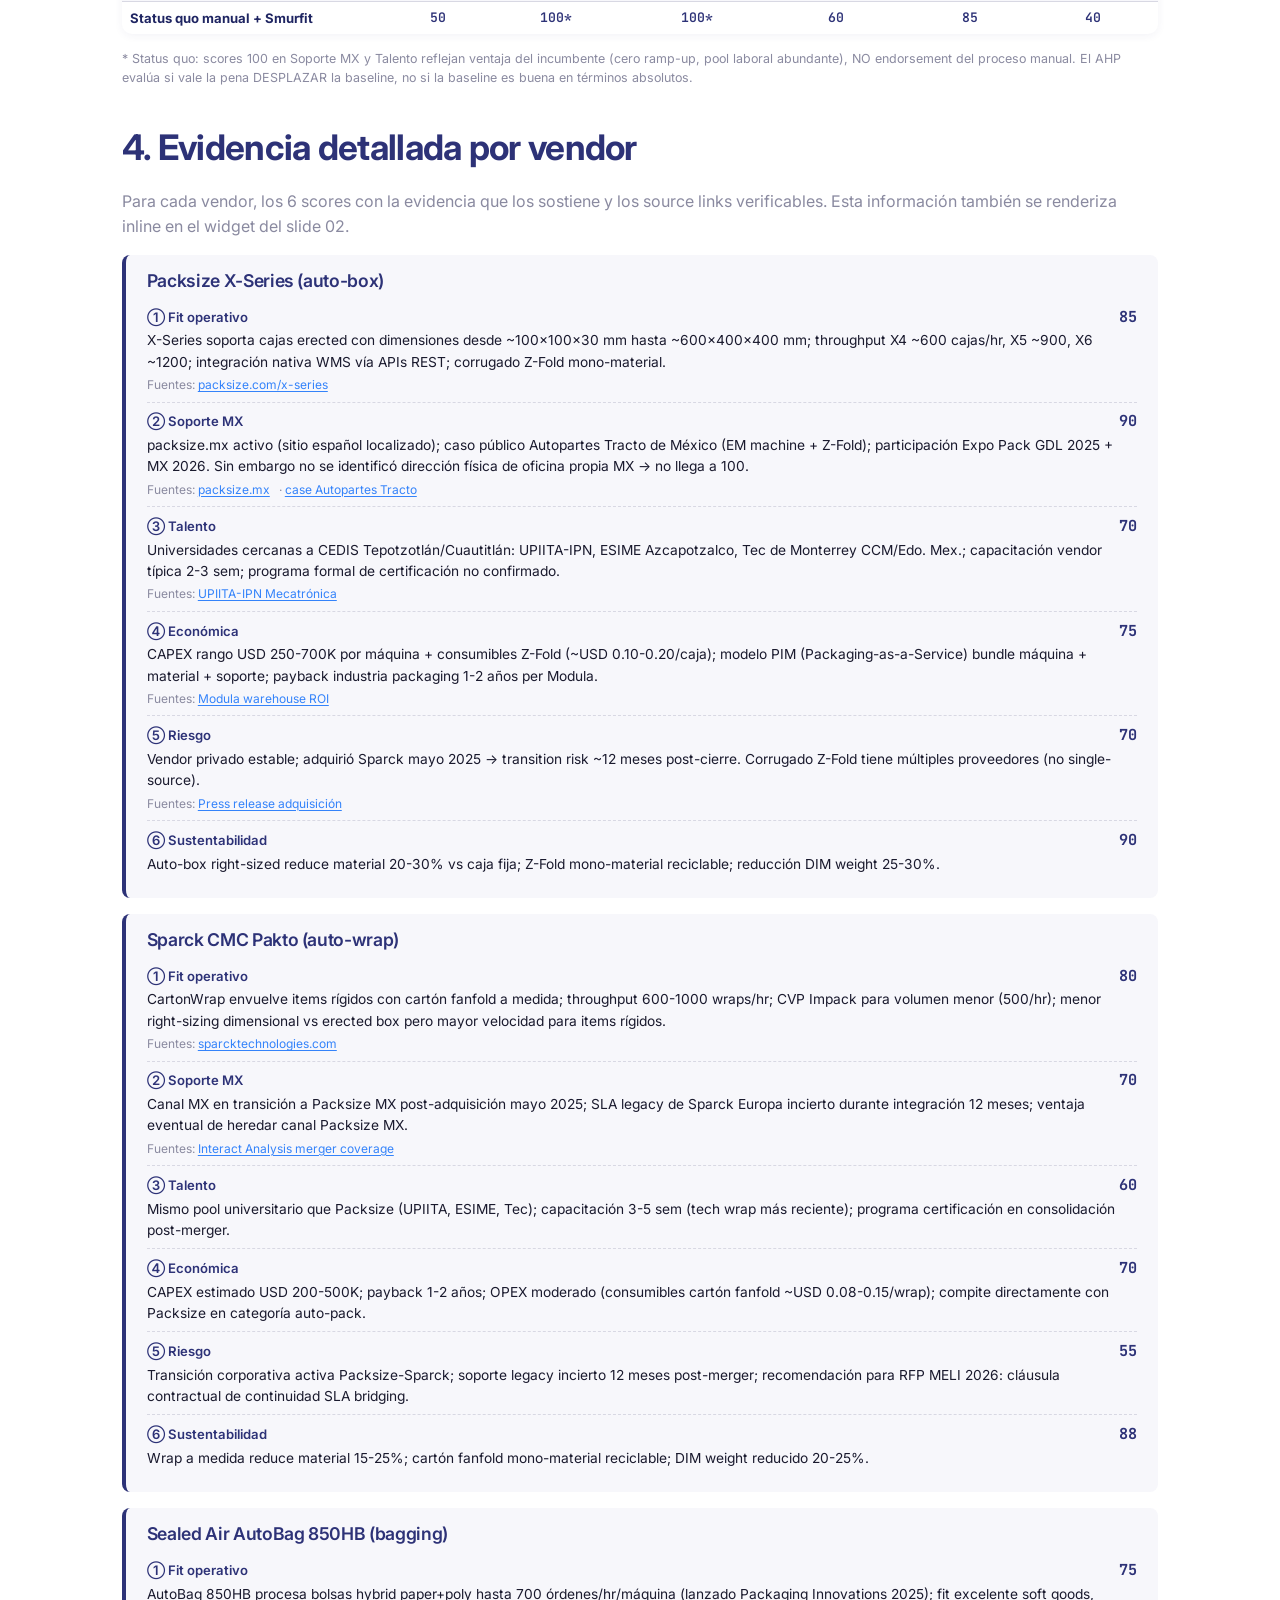
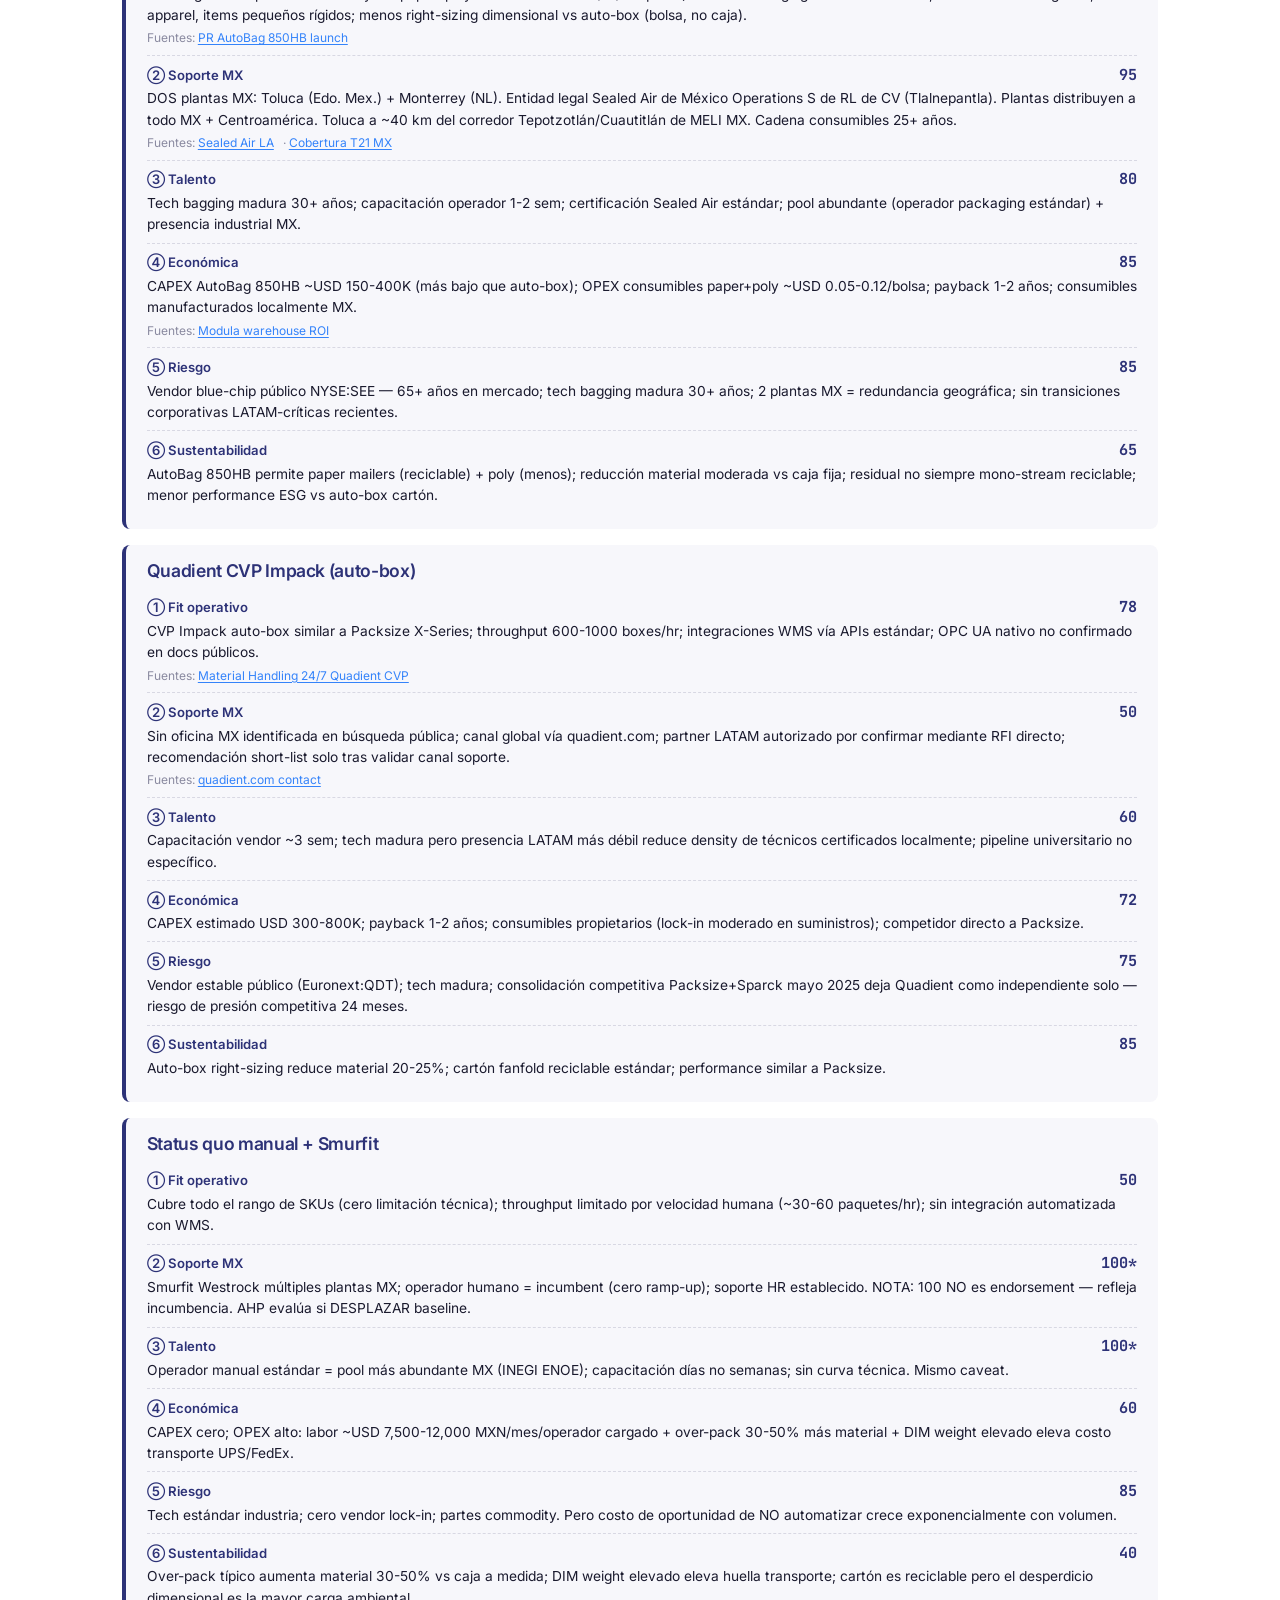
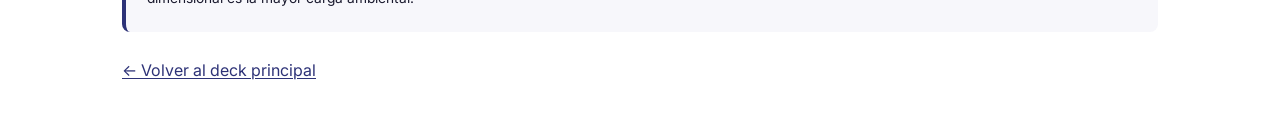
<file: appendix/rubrica-ahp.html>
<!DOCTYPE html>
<html lang="es">
<head>
  <meta charset="UTF-8">
  <meta name="viewport" content="width=device-width, initial-scale=1">
  <title>Rúbrica AHP · Business Case MELI</title>
  <link rel="preconnect" href="https://fonts.googleapis.com">
  <link rel="preconnect" href="https://fonts.gstatic.com" crossorigin>
  <link href="https://fonts.googleapis.com/css2?family=Inter:wght@300;400;500;600;700;800&family=JetBrains+Mono:wght@400;500&display=swap" rel="stylesheet">
  <link rel="stylesheet" href="../css/meli-theme.css">
  <style>
    .app-shell { max-width: 1100px; margin: 0 auto; padding: 2.5rem var(--gutter); }
    .breadcrumb { font-size: 0.85rem; color: var(--color-text-muted); margin-bottom: 1.2rem; }
    .criterion-card {
      background: #FFFFFF; border: 1px solid var(--color-border);
      border-left: 4px solid var(--meli-yellow); border-radius: 8px;
      padding: 1.2rem 1.5rem; margin: 1rem 0;
    }
    .criterion-card h3 { margin: 0 0 0.3em 0; color: var(--meli-blue); display:flex; align-items:baseline; gap:0.5em; }
    .criterion-card .num { font-family: var(--font-mono); font-size:1.1rem; }
    .anchors-table { width: 100%; margin-top: 0.6em; }
    .anchors-table th { background: var(--meli-blue); color: white; padding: 0.4em 0.7em; font-size: 0.78rem; text-align: left; }
    .anchors-table td { padding: 0.45em 0.7em; border-bottom: 1px solid var(--color-border); font-size: 0.86rem; }
    .anchors-table tr:nth-child(even) td { background: var(--color-bg-soft); }
    .anchor-score { font-family: var(--font-mono); font-weight: 600; color: var(--meli-blue); text-align: center; width: 60px; }
    .vendor-matrix th, .vendor-matrix td { padding: 0.45em 0.6em; font-size: 0.82rem; border-bottom: 1px solid var(--color-border); }
    .vendor-matrix th { background: var(--meli-blue); color: white; }
    .vendor-matrix .score-cell { font-family: var(--font-mono); text-align: center; font-weight: 600; color: var(--meli-blue); }
    .vendor-evidence-block { background: var(--color-bg-soft); padding: 1rem 1.3rem; border-radius: 8px; margin: 1rem 0; border-left: 4px solid var(--meli-blue); }
    .vendor-evidence-block h4 { margin: 0 0 0.4em 0; color: var(--meli-blue); }
    .criterion-row { padding: 0.5em 0; border-bottom: 1px dashed var(--color-border); font-size: 0.86rem; }
    .criterion-row:last-child { border-bottom: none; }
    .criterion-row__head { display:flex; justify-content:space-between; align-items:baseline; gap:0.6em; margin-bottom:0.15em; }
    .criterion-row__label { font-weight: 600; color: var(--meli-blue); font-size: 0.82rem; }
    .criterion-row__score { font-family: var(--font-mono); font-weight: 700; color: var(--meli-blue); font-size: 0.95rem; }
    .criterion-row__sources { margin-top: 0.25em; font-size: 0.75rem; color: var(--color-text-muted); }
    .criterion-row__sources a { color: var(--color-info); margin-right: 0.5em; }
  </style>
</head>
<body>
<div class="app-shell">
  <p class="breadcrumb"><a href="../index.html">← Volver al deck</a> · Appendix · Rúbrica AHP</p>
  <h1>Rúbrica AHP · Caso 1 Empaquetado</h1>
  <p class="text-muted">Documento canónico de la metodología de scoring usada en el widget interactivo del slide 02. Define qué significa cada score 0–100 por criterio (anchors) y documenta la evidencia que sostiene el score asignado a cada vendor.</p>

  <div class="callout callout--yellow">
    <strong>Propósito de esta página</strong>: en una entrevista, si la panel pregunta «¿de dónde sale el 90 que Packsize tiene en Soporte MX?», la respuesta vive aquí — con anchor descriptivo + evidencia + source link verificable. La defensa no es de memoria, es trazable.
  </div>

  <h2 style="margin-top:2rem;">1. Pesos por defecto y racional</h2>
  <table>
    <thead><tr><th>Criterio</th><th>Peso default</th><th>Racional</th></tr></thead>
    <tbody>
      <tr><td>① Fit operativo</td><td class="anchor-score">25%</td><td rowspan="6" style="vertical-align:top;">Fit + Económica como co-masters (25% c/u): decisión técnico-financiera principal. Soporte MX (20%) refleja peso del sustento operativo post-instalación. Riesgo (15%) calibra vendor instability y lock-in. Talento default 10% asume tech madura con skill ramp 2-4 sem; subir a 20%+ si el contexto requiere integración custom alta o tech emergente. Sustentabilidad (5%) opera como tie-breaker — relevante ESG pero no determinante en decisión core.</td></tr>
      <tr><td>② Soporte MX</td><td class="anchor-score">20%</td></tr>
      <tr><td>③ Talento (pipeline)</td><td class="anchor-score">10%</td></tr>
      <tr><td>④ Económica</td><td class="anchor-score">25%</td></tr>
      <tr><td>⑤ Riesgo</td><td class="anchor-score">15%</td></tr>
      <tr><td>⑥ Sustentabilidad</td><td class="anchor-score">5%</td></tr>
    </tbody>
  </table>

  <h2 style="margin-top:2rem;">2. Anchors por criterio (definiciones)</h2>

  <div class="criterion-card">
    <h3><span class="num">①</span> Fit operativo</h3>
    <p class="text-sm">Cómo encaja la tecnología con el SKU mix actual, el throughput requerido y las integraciones disponibles (WMS/MES, OPC UA, APIs).</p>
    <table class="anchors-table">
      <thead><tr><th>Score</th><th>Descripción</th></tr></thead>
      <tbody>
        <tr><td class="anchor-score">0</td><td>No soporta el SKU mix actual o throughput insuficiente; bloquea operación.</td></tr>
        <tr><td class="anchor-score">25</td><td>Soporta solo un sub-segmento del mix; requiere bypass manual.</td></tr>
        <tr><td class="anchor-score">50</td><td>Cubre el rango típico; performa al throughput nominal; integraciones básicas.</td></tr>
        <tr><td class="anchor-score">75</td><td>Cubre todo el rango con márgenes; integraciones nativas WMS estándar (API REST).</td></tr>
        <tr><td class="anchor-score">100</td><td>Cubre rango ampliado x1.5; integraciones nativas + OPC UA + APIs abiertas multi-vendor.</td></tr>
      </tbody>
    </table>
  </div>

  <div class="criterion-card">
    <h3><span class="num">②</span> Soporte MX</h3>
    <p class="text-sm">Presencia local en México: oficinas, plantas, distribuidores certificados, SLA contractual, stock refacciones críticas, MTTR garantizado, casos LATAM verificables.</p>
    <table class="anchors-table">
      <thead><tr><th>Score</th><th>Descripción</th></tr></thead>
      <tbody>
        <tr><td class="anchor-score">0</td><td>Sin canal LATAM; soporte solo internacional; SLA respuesta &gt;72 hrs.</td></tr>
        <tr><td class="anchor-score">25</td><td>Solo vía partner regional Brasil/Chile; SLA 48-72 hrs; sin presencia MX.</td></tr>
        <tr><td class="anchor-score">50</td><td>Distribuidor MX certificado; SLA &lt;48 hrs; sin stock local de refacciones críticas.</td></tr>
        <tr><td class="anchor-score">75</td><td>Oficina/distribuidor MX directo; SLA &lt;24 hrs; stock local de refacciones &gt;24 meses.</td></tr>
        <tr><td class="anchor-score">100</td><td>Planta o assembly MX; FSE residente; MTTR ≤4 hrs contractual; cadena consumibles establecida.</td></tr>
      </tbody>
    </table>
  </div>

  <div class="criterion-card">
    <h3><span class="num">③</span> Talento (pipeline)</h3>
    <p class="text-sm">Disponibilidad local de operadores capacitables y técnicos formados; cercanía universidades; tiempo capacitación; certificación vendor.</p>
    <table class="anchors-table">
      <thead><tr><th>Score</th><th>Descripción</th></tr></thead>
      <tbody>
        <tr><td class="anchor-score">0</td><td>Tecnología exótica con capacitación &gt;12 sem; sin pipeline universitario cercano.</td></tr>
        <tr><td class="anchor-score">25</td><td>1-2 universidades cercanas con programa marginal; capacitación 6-12 sem; sin certificación vendor.</td></tr>
        <tr><td class="anchor-score">50</td><td>3-5 universidades cercanas (UPIITA, ESIME, Tec); capacitación 3-6 sem; certificación vendor existe.</td></tr>
        <tr><td class="anchor-score">75</td><td>5+ universidades cercanas (UPIITA, ESIME, Tec, UANL-FIME, ITESO); capacitación 2-4 sem; programa vendor maduro.</td></tr>
        <tr><td class="anchor-score">100</td><td>Pool laboral abundante (operador manual estándar); capacitación 1-2 sem o ninguna.</td></tr>
      </tbody>
    </table>
  </div>

  <div class="criterion-card">
    <h3><span class="num">④</span> Económica</h3>
    <p class="text-sm">CAPEX inicial + costo integración + OPEX recurrente (consumibles, energía, mantenimiento) + payback period vs benchmark industria.</p>
    <table class="anchors-table">
      <thead><tr><th>Score</th><th>Descripción</th></tr></thead>
      <tbody>
        <tr><td class="anchor-score">0</td><td>CAPEX prohibitivo (&gt;USD 5M/máquina); payback &gt;5 años; OPEX elevado.</td></tr>
        <tr><td class="anchor-score">25</td><td>CAPEX alto (USD 1-5M); payback 3-5 años; OPEX consumibles propietarios.</td></tr>
        <tr><td class="anchor-score">50</td><td>CAPEX rango medio (USD 200K-1M); payback 2-3 años; OPEX moderado.</td></tr>
        <tr><td class="anchor-score">75</td><td>CAPEX optimizado (USD &lt;500K); payback 1-2 años; OPEX competitivo; modelo bundled.</td></tr>
        <tr><td class="anchor-score">100</td><td>CAPEX bajo/cero (status quo); payback inmediato (sin inversión); OPEX humano alto pero conocido.</td></tr>
      </tbody>
    </table>
  </div>

  <div class="criterion-card">
    <h3><span class="num">⑤</span> Riesgo</h3>
    <p class="text-sm">Estabilidad corporativa del vendor; madurez de la tecnología; dependencias single-source; vendor lock-in; refacciones críticas.</p>
    <table class="anchors-table">
      <thead><tr><th>Score</th><th>Descripción</th></tr></thead>
      <tbody>
        <tr><td class="anchor-score">0</td><td>Vendor en transición crítica o startup pre-producción; tech prototipo (&lt;2 años); single-source en partes críticas.</td></tr>
        <tr><td class="anchor-score">25</td><td>Vendor inestable; tech &lt;3 años en mercado; single-source en componentes; alta dependencia.</td></tr>
        <tr><td class="anchor-score">50</td><td>Vendor estable; tech madura 5+ años; 2-3 fuentes para componentes críticos.</td></tr>
        <tr><td class="anchor-score">75</td><td>Vendor blue-chip; tech establecida 10+ años; 3+ fuentes; arquitectura abierta.</td></tr>
        <tr><td class="anchor-score">100</td><td>Tech estándar industria; vendor diversificable; cero lock-in; partes commodity.</td></tr>
      </tbody>
    </table>
  </div>

  <div class="criterion-card">
    <h3><span class="num">⑥</span> Sustentabilidad</h3>
    <p class="text-sm">Material reciclable o reusable; reducción de material vs status quo; energía por unidad procesada; reducción de DIM weight (impacto logístico).</p>
    <table class="anchors-table">
      <thead><tr><th>Score</th><th>Descripción</th></tr></thead>
      <tbody>
        <tr><td class="anchor-score">0</td><td>Material no reciclable; high-waste (sobre-empaque &gt;30%); energía alta.</td></tr>
        <tr><td class="anchor-score">25</td><td>Material parcialmente reciclable; moderate waste; sin reducción DIM weight.</td></tr>
        <tr><td class="anchor-score">50</td><td>Material mayormente reciclable; energía estándar industria; reducción DIM &lt;10%.</td></tr>
        <tr><td class="anchor-score">75</td><td>Material reciclable + reducción consumo 20-30% vs status quo; reducción DIM 20-25%.</td></tr>
        <tr><td class="anchor-score">100</td><td>Mono-material reciclable + reducción &gt;50% vs status quo + DIM weight optimizado + tracking carbono.</td></tr>
      </tbody>
    </table>
  </div>

  <h2 style="margin-top:2.5rem;">3. Matriz vendor × criterio (scores resumen)</h2>
  <table class="vendor-matrix">
    <thead>
      <tr>
        <th>Vendor</th>
        <th>① Fit</th>
        <th>② Soporte MX</th>
        <th>③ Talento</th>
        <th>④ Económica</th>
        <th>⑤ Riesgo</th>
        <th>⑥ Sustent.</th>
      </tr>
    </thead>
    <tbody>
      <tr><td><strong>Packsize X-Series</strong></td><td class="score-cell">85</td><td class="score-cell">90</td><td class="score-cell">70</td><td class="score-cell">75</td><td class="score-cell">70</td><td class="score-cell">90</td></tr>
      <tr><td><strong>Sparck CMC Pakto</strong></td><td class="score-cell">80</td><td class="score-cell">70</td><td class="score-cell">60</td><td class="score-cell">70</td><td class="score-cell">55</td><td class="score-cell">88</td></tr>
      <tr><td><strong>Sealed Air AutoBag 850HB</strong></td><td class="score-cell">75</td><td class="score-cell">95</td><td class="score-cell">80</td><td class="score-cell">85</td><td class="score-cell">85</td><td class="score-cell">65</td></tr>
      <tr><td><strong>Quadient CVP Impack</strong></td><td class="score-cell">78</td><td class="score-cell">50</td><td class="score-cell">60</td><td class="score-cell">72</td><td class="score-cell">75</td><td class="score-cell">85</td></tr>
      <tr><td><strong>Status quo manual + Smurfit</strong></td><td class="score-cell">50</td><td class="score-cell">100*</td><td class="score-cell">100*</td><td class="score-cell">60</td><td class="score-cell">85</td><td class="score-cell">40</td></tr>
    </tbody>
  </table>
  <p class="text-xs text-muted" style="margin-top:0.4em;">* Status quo: scores 100 en Soporte MX y Talento reflejan ventaja del incumbente (cero ramp-up, pool laboral abundante), NO endorsement del proceso manual. El AHP evalúa si vale la pena DESPLAZAR la baseline, no si la baseline es buena en términos absolutos.</p>

  <h2 style="margin-top:2.5rem;">4. Evidencia detallada por vendor</h2>
  <p class="text-muted">Para cada vendor, los 6 scores con la evidencia que los sostiene y los source links verificables. Esta información también se renderiza inline en el widget del slide 02.</p>

  <!-- Packsize -->
  <div class="vendor-evidence-block">
    <h4>Packsize X-Series (auto-box)</h4>
    <div class="criterion-row">
      <div class="criterion-row__head"><span class="criterion-row__label">① Fit operativo</span><span class="criterion-row__score">85</span></div>
      <div>X-Series soporta cajas erected con dimensiones desde ~100×100×30 mm hasta ~600×400×400 mm; throughput X4 ~600 cajas/hr, X5 ~900, X6 ~1200; integración nativa WMS vía APIs REST; corrugado Z-Fold mono-material.</div>
      <div class="criterion-row__sources">Fuentes: <a href="https://www.packsize.com/product/x-series" target="_blank">packsize.com/x-series</a></div>
    </div>
    <div class="criterion-row">
      <div class="criterion-row__head"><span class="criterion-row__label">② Soporte MX</span><span class="criterion-row__score">90</span></div>
      <div>packsize.mx activo (sitio español localizado); caso público Autopartes Tracto de México (EM machine + Z-Fold); participación Expo Pack GDL 2025 + MX 2026. Sin embargo no se identificó dirección física de oficina propia MX → no llega a 100.</div>
      <div class="criterion-row__sources">Fuentes: <a href="https://www.packsize.mx/" target="_blank">packsize.mx</a> · <a href="https://www.packsize.com/case-study/autopartes-tracto-de-mexico" target="_blank">case Autopartes Tracto</a></div>
    </div>
    <div class="criterion-row">
      <div class="criterion-row__head"><span class="criterion-row__label">③ Talento</span><span class="criterion-row__score">70</span></div>
      <div>Universidades cercanas a CEDIS Tepotzotlán/Cuautitlán: UPIITA-IPN, ESIME Azcapotzalco, Tec de Monterrey CCM/Edo. Mex.; capacitación vendor típica 2-3 sem; programa formal de certificación no confirmado.</div>
      <div class="criterion-row__sources">Fuentes: <a href="https://www.upiita.ipn.mx/oferta-educativa/mecatronica" target="_blank">UPIITA-IPN Mecatrónica</a></div>
    </div>
    <div class="criterion-row">
      <div class="criterion-row__head"><span class="criterion-row__label">④ Económica</span><span class="criterion-row__score">75</span></div>
      <div>CAPEX rango USD 250-700K por máquina + consumibles Z-Fold (~USD 0.10-0.20/caja); modelo PIM (Packaging-as-a-Service) bundle máquina + material + soporte; payback industria packaging 1-2 años per Modula.</div>
      <div class="criterion-row__sources">Fuentes: <a href="https://modula.us/blog/automated-warehouse-systems-improve-space-labor-roi/" target="_blank">Modula warehouse ROI</a></div>
    </div>
    <div class="criterion-row">
      <div class="criterion-row__head"><span class="criterion-row__label">⑤ Riesgo</span><span class="criterion-row__score">70</span></div>
      <div>Vendor privado estable; adquirió Sparck mayo 2025 → transition risk ~12 meses post-cierre. Corrugado Z-Fold tiene múltiples proveedores (no single-source).</div>
      <div class="criterion-row__sources">Fuentes: <a href="https://www.packsize.com/press-release/packsize-to-acquire-sparck-technologies" target="_blank">Press release adquisición</a></div>
    </div>
    <div class="criterion-row">
      <div class="criterion-row__head"><span class="criterion-row__label">⑥ Sustentabilidad</span><span class="criterion-row__score">90</span></div>
      <div>Auto-box right-sized reduce material 20-30% vs caja fija; Z-Fold mono-material reciclable; reducción DIM weight 25-30%.</div>
    </div>
  </div>

  <!-- Sparck -->
  <div class="vendor-evidence-block">
    <h4>Sparck CMC Pakto (auto-wrap)</h4>
    <div class="criterion-row"><div class="criterion-row__head"><span class="criterion-row__label">① Fit operativo</span><span class="criterion-row__score">80</span></div><div>CartonWrap envuelve items rígidos con cartón fanfold a medida; throughput 600-1000 wraps/hr; CVP Impack para volumen menor (500/hr); menor right-sizing dimensional vs erected box pero mayor velocidad para items rígidos.</div><div class="criterion-row__sources">Fuentes: <a href="https://sparcktechnologies.com/" target="_blank">sparcktechnologies.com</a></div></div>
    <div class="criterion-row"><div class="criterion-row__head"><span class="criterion-row__label">② Soporte MX</span><span class="criterion-row__score">70</span></div><div>Canal MX en transición a Packsize MX post-adquisición mayo 2025; SLA legacy de Sparck Europa incierto durante integración 12 meses; ventaja eventual de heredar canal Packsize MX.</div><div class="criterion-row__sources">Fuentes: <a href="https://interactanalysis.com/insight/packsize-to-acquire-sparck-technologies/" target="_blank">Interact Analysis merger coverage</a></div></div>
    <div class="criterion-row"><div class="criterion-row__head"><span class="criterion-row__label">③ Talento</span><span class="criterion-row__score">60</span></div><div>Mismo pool universitario que Packsize (UPIITA, ESIME, Tec); capacitación 3-5 sem (tech wrap más reciente); programa certificación en consolidación post-merger.</div></div>
    <div class="criterion-row"><div class="criterion-row__head"><span class="criterion-row__label">④ Económica</span><span class="criterion-row__score">70</span></div><div>CAPEX estimado USD 200-500K; payback 1-2 años; OPEX moderado (consumibles cartón fanfold ~USD 0.08-0.15/wrap); compite directamente con Packsize en categoría auto-pack.</div></div>
    <div class="criterion-row"><div class="criterion-row__head"><span class="criterion-row__label">⑤ Riesgo</span><span class="criterion-row__score">55</span></div><div>Transición corporativa activa Packsize-Sparck; soporte legacy incierto 12 meses post-merger; recomendación para RFP MELI 2026: cláusula contractual de continuidad SLA bridging.</div></div>
    <div class="criterion-row"><div class="criterion-row__head"><span class="criterion-row__label">⑥ Sustentabilidad</span><span class="criterion-row__score">88</span></div><div>Wrap a medida reduce material 15-25%; cartón fanfold mono-material reciclable; DIM weight reducido 20-25%.</div></div>
  </div>

  <!-- Sealed Air -->
  <div class="vendor-evidence-block">
    <h4>Sealed Air AutoBag 850HB (bagging)</h4>
    <div class="criterion-row"><div class="criterion-row__head"><span class="criterion-row__label">① Fit operativo</span><span class="criterion-row__score">75</span></div><div>AutoBag 850HB procesa bolsas hybrid paper+poly hasta 700 órdenes/hr/máquina (lanzado Packaging Innovations 2025); fit excelente soft goods, apparel, items pequeños rígidos; menos right-sizing dimensional vs auto-box (bolsa, no caja).</div><div class="criterion-row__sources">Fuentes: <a href="https://www.prnewswire.com/news-releases/sealed-air-launches-autobag-brand-850hb-hybrid-bagging-machine-for-paper-and-poly-mailers-302556908.html" target="_blank">PR AutoBag 850HB launch</a></div></div>
    <div class="criterion-row"><div class="criterion-row__head"><span class="criterion-row__label">② Soporte MX</span><span class="criterion-row__score">95</span></div><div>DOS plantas MX: Toluca (Edo. Mex.) + Monterrey (NL). Entidad legal Sealed Air de México Operations S de RL de CV (Tlalnepantla). Plantas distribuyen a todo MX + Centroamérica. Toluca a ~40 km del corredor Tepotzotlán/Cuautitlán de MELI MX. Cadena consumibles 25+ años.</div><div class="criterion-row__sources">Fuentes: <a href="https://www.sealedair.com/la/company/our-company/who-we-are" target="_blank">Sealed Air LA</a> · <a href="https://t21.com.mx/automatizacion-punto-clave-en-la-operatividad-de-sealed-air/" target="_blank">Cobertura T21 MX</a></div></div>
    <div class="criterion-row"><div class="criterion-row__head"><span class="criterion-row__label">③ Talento</span><span class="criterion-row__score">80</span></div><div>Tech bagging madura 30+ años; capacitación operador 1-2 sem; certificación Sealed Air estándar; pool abundante (operador packaging estándar) + presencia industrial MX.</div></div>
    <div class="criterion-row"><div class="criterion-row__head"><span class="criterion-row__label">④ Económica</span><span class="criterion-row__score">85</span></div><div>CAPEX AutoBag 850HB ~USD 150-400K (más bajo que auto-box); OPEX consumibles paper+poly ~USD 0.05-0.12/bolsa; payback 1-2 años; consumibles manufacturados localmente MX.</div><div class="criterion-row__sources">Fuentes: <a href="https://modula.us/blog/automated-warehouse-systems-improve-space-labor-roi/" target="_blank">Modula warehouse ROI</a></div></div>
    <div class="criterion-row"><div class="criterion-row__head"><span class="criterion-row__label">⑤ Riesgo</span><span class="criterion-row__score">85</span></div><div>Vendor blue-chip público NYSE:SEE — 65+ años en mercado; tech bagging madura 30+ años; 2 plantas MX = redundancia geográfica; sin transiciones corporativas LATAM-críticas recientes.</div></div>
    <div class="criterion-row"><div class="criterion-row__head"><span class="criterion-row__label">⑥ Sustentabilidad</span><span class="criterion-row__score">65</span></div><div>AutoBag 850HB permite paper mailers (reciclable) + poly (menos); reducción material moderada vs caja fija; residual no siempre mono-stream reciclable; menor performance ESG vs auto-box cartón.</div></div>
  </div>

  <!-- Quadient -->
  <div class="vendor-evidence-block">
    <h4>Quadient CVP Impack (auto-box)</h4>
    <div class="criterion-row"><div class="criterion-row__head"><span class="criterion-row__label">① Fit operativo</span><span class="criterion-row__score">78</span></div><div>CVP Impack auto-box similar a Packsize X-Series; throughput 600-1000 boxes/hr; integraciones WMS vía APIs estándar; OPC UA nativo no confirmado en docs públicos.</div><div class="criterion-row__sources">Fuentes: <a href="https://www.materialhandling247.com/product/cvp_500_automated_packing_system/" target="_blank">Material Handling 24/7 Quadient CVP</a></div></div>
    <div class="criterion-row"><div class="criterion-row__head"><span class="criterion-row__label">② Soporte MX</span><span class="criterion-row__score">50</span></div><div>Sin oficina MX identificada en búsqueda pública; canal global vía quadient.com; partner LATAM autorizado por confirmar mediante RFI directo; recomendación short-list solo tras validar canal soporte.</div><div class="criterion-row__sources">Fuentes: <a href="https://www.quadient.com/en/contact-us" target="_blank">quadient.com contact</a></div></div>
    <div class="criterion-row"><div class="criterion-row__head"><span class="criterion-row__label">③ Talento</span><span class="criterion-row__score">60</span></div><div>Capacitación vendor ~3 sem; tech madura pero presencia LATAM más débil reduce density de técnicos certificados localmente; pipeline universitario no específico.</div></div>
    <div class="criterion-row"><div class="criterion-row__head"><span class="criterion-row__label">④ Económica</span><span class="criterion-row__score">72</span></div><div>CAPEX estimado USD 300-800K; payback 1-2 años; consumibles propietarios (lock-in moderado en suministros); competidor directo a Packsize.</div></div>
    <div class="criterion-row"><div class="criterion-row__head"><span class="criterion-row__label">⑤ Riesgo</span><span class="criterion-row__score">75</span></div><div>Vendor estable público (Euronext:QDT); tech madura; consolidación competitiva Packsize+Sparck mayo 2025 deja Quadient como independiente solo — riesgo de presión competitiva 24 meses.</div></div>
    <div class="criterion-row"><div class="criterion-row__head"><span class="criterion-row__label">⑥ Sustentabilidad</span><span class="criterion-row__score">85</span></div><div>Auto-box right-sizing reduce material 20-25%; cartón fanfold reciclable estándar; performance similar a Packsize.</div></div>
  </div>

  <!-- Status quo -->
  <div class="vendor-evidence-block">
    <h4>Status quo manual + Smurfit</h4>
    <div class="criterion-row"><div class="criterion-row__head"><span class="criterion-row__label">① Fit operativo</span><span class="criterion-row__score">50</span></div><div>Cubre todo el rango de SKUs (cero limitación técnica); throughput limitado por velocidad humana (~30-60 paquetes/hr); sin integración automatizada con WMS.</div></div>
    <div class="criterion-row"><div class="criterion-row__head"><span class="criterion-row__label">② Soporte MX</span><span class="criterion-row__score">100*</span></div><div>Smurfit Westrock múltiples plantas MX; operador humano = incumbent (cero ramp-up); soporte HR establecido. NOTA: 100 NO es endorsement — refleja incumbencia. AHP evalúa si DESPLAZAR baseline.</div></div>
    <div class="criterion-row"><div class="criterion-row__head"><span class="criterion-row__label">③ Talento</span><span class="criterion-row__score">100*</span></div><div>Operador manual estándar = pool más abundante MX (INEGI ENOE); capacitación días no semanas; sin curva técnica. Mismo caveat.</div></div>
    <div class="criterion-row"><div class="criterion-row__head"><span class="criterion-row__label">④ Económica</span><span class="criterion-row__score">60</span></div><div>CAPEX cero; OPEX alto: labor ~USD 7,500-12,000 MXN/mes/operador cargado + over-pack 30-50% más material + DIM weight elevado eleva costo transporte UPS/FedEx.</div></div>
    <div class="criterion-row"><div class="criterion-row__head"><span class="criterion-row__label">⑤ Riesgo</span><span class="criterion-row__score">85</span></div><div>Tech estándar industria; cero vendor lock-in; partes commodity. Pero costo de oportunidad de NO automatizar crece exponencialmente con volumen.</div></div>
    <div class="criterion-row"><div class="criterion-row__head"><span class="criterion-row__label">⑥ Sustentabilidad</span><span class="criterion-row__score">40</span></div><div>Over-pack típico aumenta material 30-50% vs caja a medida; DIM weight elevado eleva huella transporte; cartón es reciclable pero el desperdicio dimensional es la mayor carga ambiental.</div></div>
  </div>

  <p class="text-muted mt-3"><a href="../index.html">← Volver al deck principal</a></p>
</div>
</body>
</html>
</file>
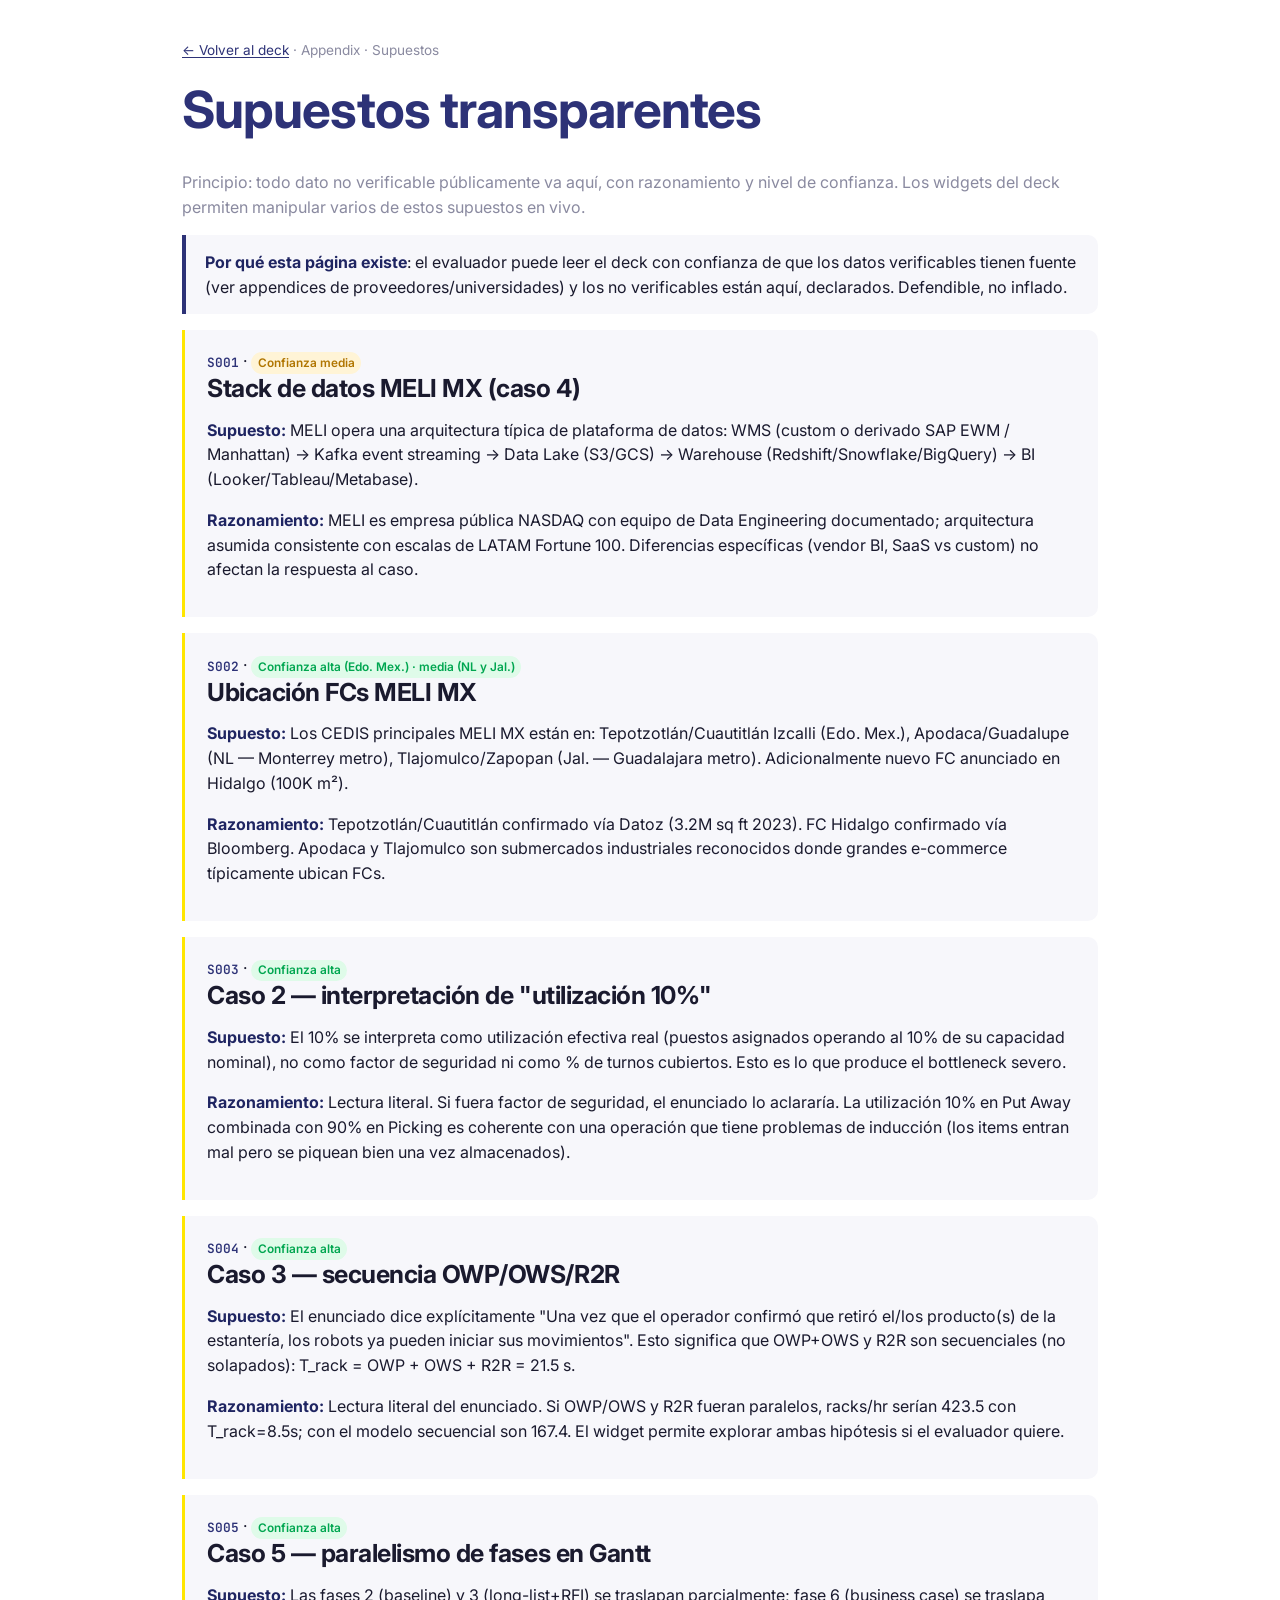
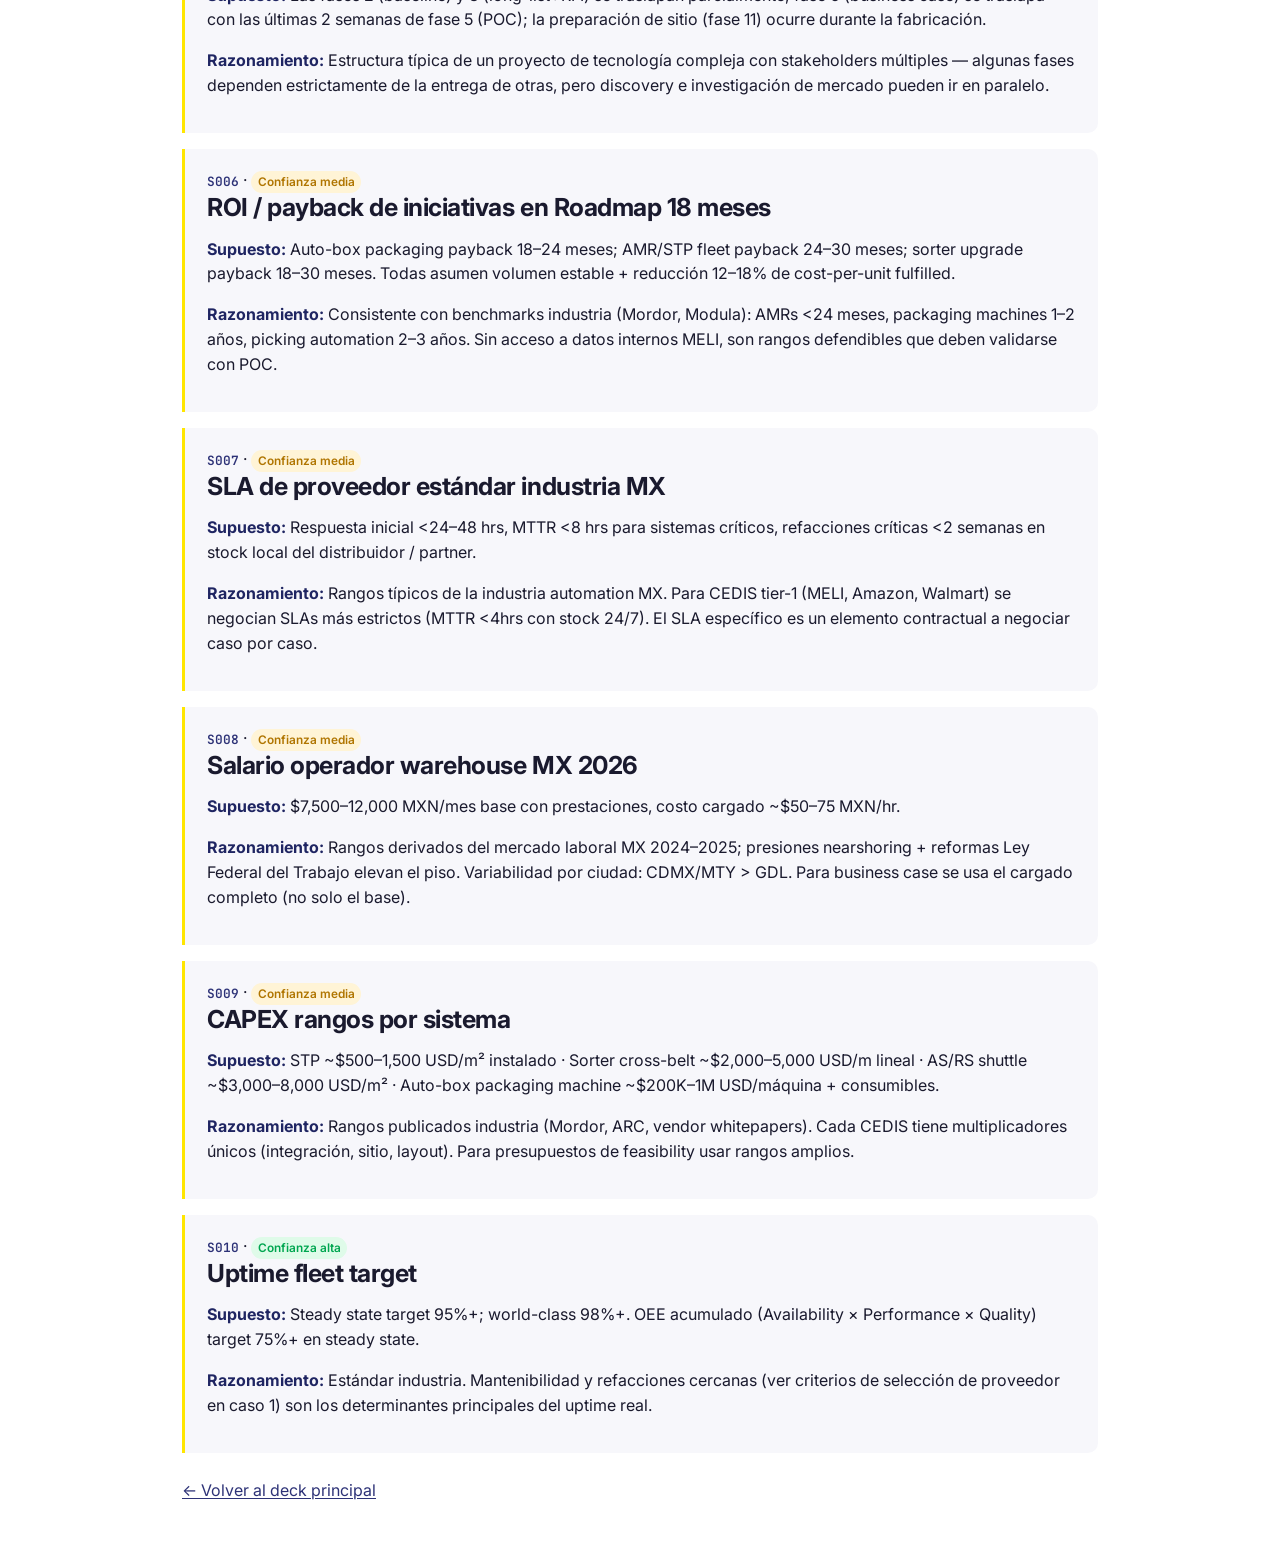
<file: appendix/supuestos.html>
<!DOCTYPE html>
<html lang="es">
<head>
  <meta charset="UTF-8">
  <meta name="viewport" content="width=device-width, initial-scale=1">
  <title>Supuestos transparentes · Business Case MELI</title>
  <link rel="preconnect" href="https://fonts.googleapis.com">
  <link rel="preconnect" href="https://fonts.gstatic.com" crossorigin>
  <link href="https://fonts.googleapis.com/css2?family=Inter:wght@300;400;500;600;700;800&family=JetBrains+Mono:wght@400;500&display=swap" rel="stylesheet">
  <link rel="stylesheet" href="../css/meli-theme.css">
  <style>
    .app-shell { max-width: 980px; margin: 0 auto; padding: 2.5rem var(--gutter); }
    .breadcrumb { font-size: 0.85rem; color: var(--color-text-muted); margin-bottom: 1.2rem; }
    .supuesto { padding: 1.2rem 1.4rem; background: var(--color-bg-soft); border-left: 3px solid var(--meli-yellow); border-radius: 0 var(--radius) var(--radius) 0; margin: 1rem 0; }
    .supuesto__id { font-family: var(--font-mono); font-size: 0.8rem; color: var(--meli-blue); font-weight: 600; }
    .confidence { display: inline-block; padding: 0.15em 0.55em; border-radius: 999px; font-size: 0.74rem; font-weight: 600; }
    .confidence--high { background: #DFFBE9; color: #00A650; }
    .confidence--medium { background: #FFF4D6; color: #B07500; }
    .confidence--low { background: #FEE8EA; color: #E63946; }
  </style>
</head>
<body>
<div class="app-shell">
  <p class="breadcrumb"><a href="../index.html">← Volver al deck</a> · Appendix · Supuestos</p>
  <h1>Supuestos transparentes</h1>
  <p class="text-muted">Principio: todo dato no verificable públicamente va aquí, con razonamiento y nivel de confianza. Los widgets del deck permiten manipular varios de estos supuestos en vivo.</p>

  <div class="callout">
    <strong>Por qué esta página existe</strong>: el evaluador puede leer el deck con confianza de que los datos verificables tienen fuente (ver appendices de proveedores/universidades) y los no verificables están aquí, declarados. Defendible, no inflado.
  </div>

  <div class="supuesto">
    <div><span class="supuesto__id">S001</span> · <span class="confidence confidence--medium">Confianza media</span></div>
    <h3>Stack de datos MELI MX (caso 4)</h3>
    <p><strong>Supuesto:</strong> MELI opera una arquitectura típica de plataforma de datos: WMS (custom o derivado SAP EWM / Manhattan) → Kafka event streaming → Data Lake (S3/GCS) → Warehouse (Redshift/Snowflake/BigQuery) → BI (Looker/Tableau/Metabase).</p>
    <p><strong>Razonamiento:</strong> MELI es empresa pública NASDAQ con equipo de Data Engineering documentado; arquitectura asumida consistente con escalas de LATAM Fortune 100. Diferencias específicas (vendor BI, SaaS vs custom) no afectan la respuesta al caso.</p>
  </div>

  <div class="supuesto">
    <div><span class="supuesto__id">S002</span> · <span class="confidence confidence--high">Confianza alta (Edo. Mex.) · media (NL y Jal.)</span></div>
    <h3>Ubicación FCs MELI MX</h3>
    <p><strong>Supuesto:</strong> Los CEDIS principales MELI MX están en: Tepotzotlán/Cuautitlán Izcalli (Edo. Mex.), Apodaca/Guadalupe (NL — Monterrey metro), Tlajomulco/Zapopan (Jal. — Guadalajara metro). Adicionalmente nuevo FC anunciado en Hidalgo (100K m²).</p>
    <p><strong>Razonamiento:</strong> Tepotzotlán/Cuautitlán confirmado vía Datoz (3.2M sq ft 2023). FC Hidalgo confirmado vía Bloomberg. Apodaca y Tlajomulco son submercados industriales reconocidos donde grandes e-commerce típicamente ubican FCs.</p>
  </div>

  <div class="supuesto">
    <div><span class="supuesto__id">S003</span> · <span class="confidence confidence--high">Confianza alta</span></div>
    <h3>Caso 2 — interpretación de "utilización 10%"</h3>
    <p><strong>Supuesto:</strong> El 10% se interpreta como utilización efectiva real (puestos asignados operando al 10% de su capacidad nominal), no como factor de seguridad ni como % de turnos cubiertos. Esto es lo que produce el bottleneck severo.</p>
    <p><strong>Razonamiento:</strong> Lectura literal. Si fuera factor de seguridad, el enunciado lo aclararía. La utilización 10% en Put Away combinada con 90% en Picking es coherente con una operación que tiene problemas de inducción (los items entran mal pero se piquean bien una vez almacenados).</p>
  </div>

  <div class="supuesto">
    <div><span class="supuesto__id">S004</span> · <span class="confidence confidence--high">Confianza alta</span></div>
    <h3>Caso 3 — secuencia OWP/OWS/R2R</h3>
    <p><strong>Supuesto:</strong> El enunciado dice explícitamente "Una vez que el operador confirmó que retiró el/los producto(s) de la estantería, los robots ya pueden iniciar sus movimientos". Esto significa que OWP+OWS y R2R son secuenciales (no solapados): T_rack = OWP + OWS + R2R = 21.5 s.</p>
    <p><strong>Razonamiento:</strong> Lectura literal del enunciado. Si OWP/OWS y R2R fueran paralelos, racks/hr serían 423.5 con T_rack=8.5s; con el modelo secuencial son 167.4. El widget permite explorar ambas hipótesis si el evaluador quiere.</p>
  </div>

  <div class="supuesto">
    <div><span class="supuesto__id">S005</span> · <span class="confidence confidence--high">Confianza alta</span></div>
    <h3>Caso 5 — paralelismo de fases en Gantt</h3>
    <p><strong>Supuesto:</strong> Las fases 2 (baseline) y 3 (long-list+RFI) se traslapan parcialmente; fase 6 (business case) se traslapa con las últimas 2 semanas de fase 5 (POC); la preparación de sitio (fase 11) ocurre durante la fabricación.</p>
    <p><strong>Razonamiento:</strong> Estructura típica de un proyecto de tecnología compleja con stakeholders múltiples — algunas fases dependen estrictamente de la entrega de otras, pero discovery e investigación de mercado pueden ir en paralelo.</p>
  </div>

  <div class="supuesto">
    <div><span class="supuesto__id">S006</span> · <span class="confidence confidence--medium">Confianza media</span></div>
    <h3>ROI / payback de iniciativas en Roadmap 18 meses</h3>
    <p><strong>Supuesto:</strong> Auto-box packaging payback 18–24 meses; AMR/STP fleet payback 24–30 meses; sorter upgrade payback 18–30 meses. Todas asumen volumen estable + reducción 12–18% de cost-per-unit fulfilled.</p>
    <p><strong>Razonamiento:</strong> Consistente con benchmarks industria (Mordor, Modula): AMRs &lt;24 meses, packaging machines 1–2 años, picking automation 2–3 años. Sin acceso a datos internos MELI, son rangos defendibles que deben validarse con POC.</p>
  </div>

  <div class="supuesto">
    <div><span class="supuesto__id">S007</span> · <span class="confidence confidence--medium">Confianza media</span></div>
    <h3>SLA de proveedor estándar industria MX</h3>
    <p><strong>Supuesto:</strong> Respuesta inicial &lt;24–48 hrs, MTTR &lt;8 hrs para sistemas críticos, refacciones críticas &lt;2 semanas en stock local del distribuidor / partner.</p>
    <p><strong>Razonamiento:</strong> Rangos típicos de la industria automation MX. Para CEDIS tier-1 (MELI, Amazon, Walmart) se negocian SLAs más estrictos (MTTR &lt;4hrs con stock 24/7). El SLA específico es un elemento contractual a negociar caso por caso.</p>
  </div>

  <div class="supuesto">
    <div><span class="supuesto__id">S008</span> · <span class="confidence confidence--medium">Confianza media</span></div>
    <h3>Salario operador warehouse MX 2026</h3>
    <p><strong>Supuesto:</strong> $7,500–12,000 MXN/mes base con prestaciones, costo cargado ~$50–75 MXN/hr.</p>
    <p><strong>Razonamiento:</strong> Rangos derivados del mercado laboral MX 2024–2025; presiones nearshoring + reformas Ley Federal del Trabajo elevan el piso. Variabilidad por ciudad: CDMX/MTY &gt; GDL. Para business case se usa el cargado completo (no solo el base).</p>
  </div>

  <div class="supuesto">
    <div><span class="supuesto__id">S009</span> · <span class="confidence confidence--medium">Confianza media</span></div>
    <h3>CAPEX rangos por sistema</h3>
    <p><strong>Supuesto:</strong> STP ~$500–1,500 USD/m² instalado · Sorter cross-belt ~$2,000–5,000 USD/m lineal · AS/RS shuttle ~$3,000–8,000 USD/m² · Auto-box packaging machine ~$200K–1M USD/máquina + consumibles.</p>
    <p><strong>Razonamiento:</strong> Rangos publicados industria (Mordor, ARC, vendor whitepapers). Cada CEDIS tiene multiplicadores únicos (integración, sitio, layout). Para presupuestos de feasibility usar rangos amplios.</p>
  </div>

  <div class="supuesto">
    <div><span class="supuesto__id">S010</span> · <span class="confidence confidence--high">Confianza alta</span></div>
    <h3>Uptime fleet target</h3>
    <p><strong>Supuesto:</strong> Steady state target 95%+; world-class 98%+. OEE acumulado (Availability × Performance × Quality) target 75%+ en steady state.</p>
    <p><strong>Razonamiento:</strong> Estándar industria. Mantenibilidad y refacciones cercanas (ver criterios de selección de proveedor en caso 1) son los determinantes principales del uptime real.</p>
  </div>

  <p class="text-muted mt-3"><a href="../index.html">← Volver al deck principal</a></p>
</div>
</body>
</html>
</file>
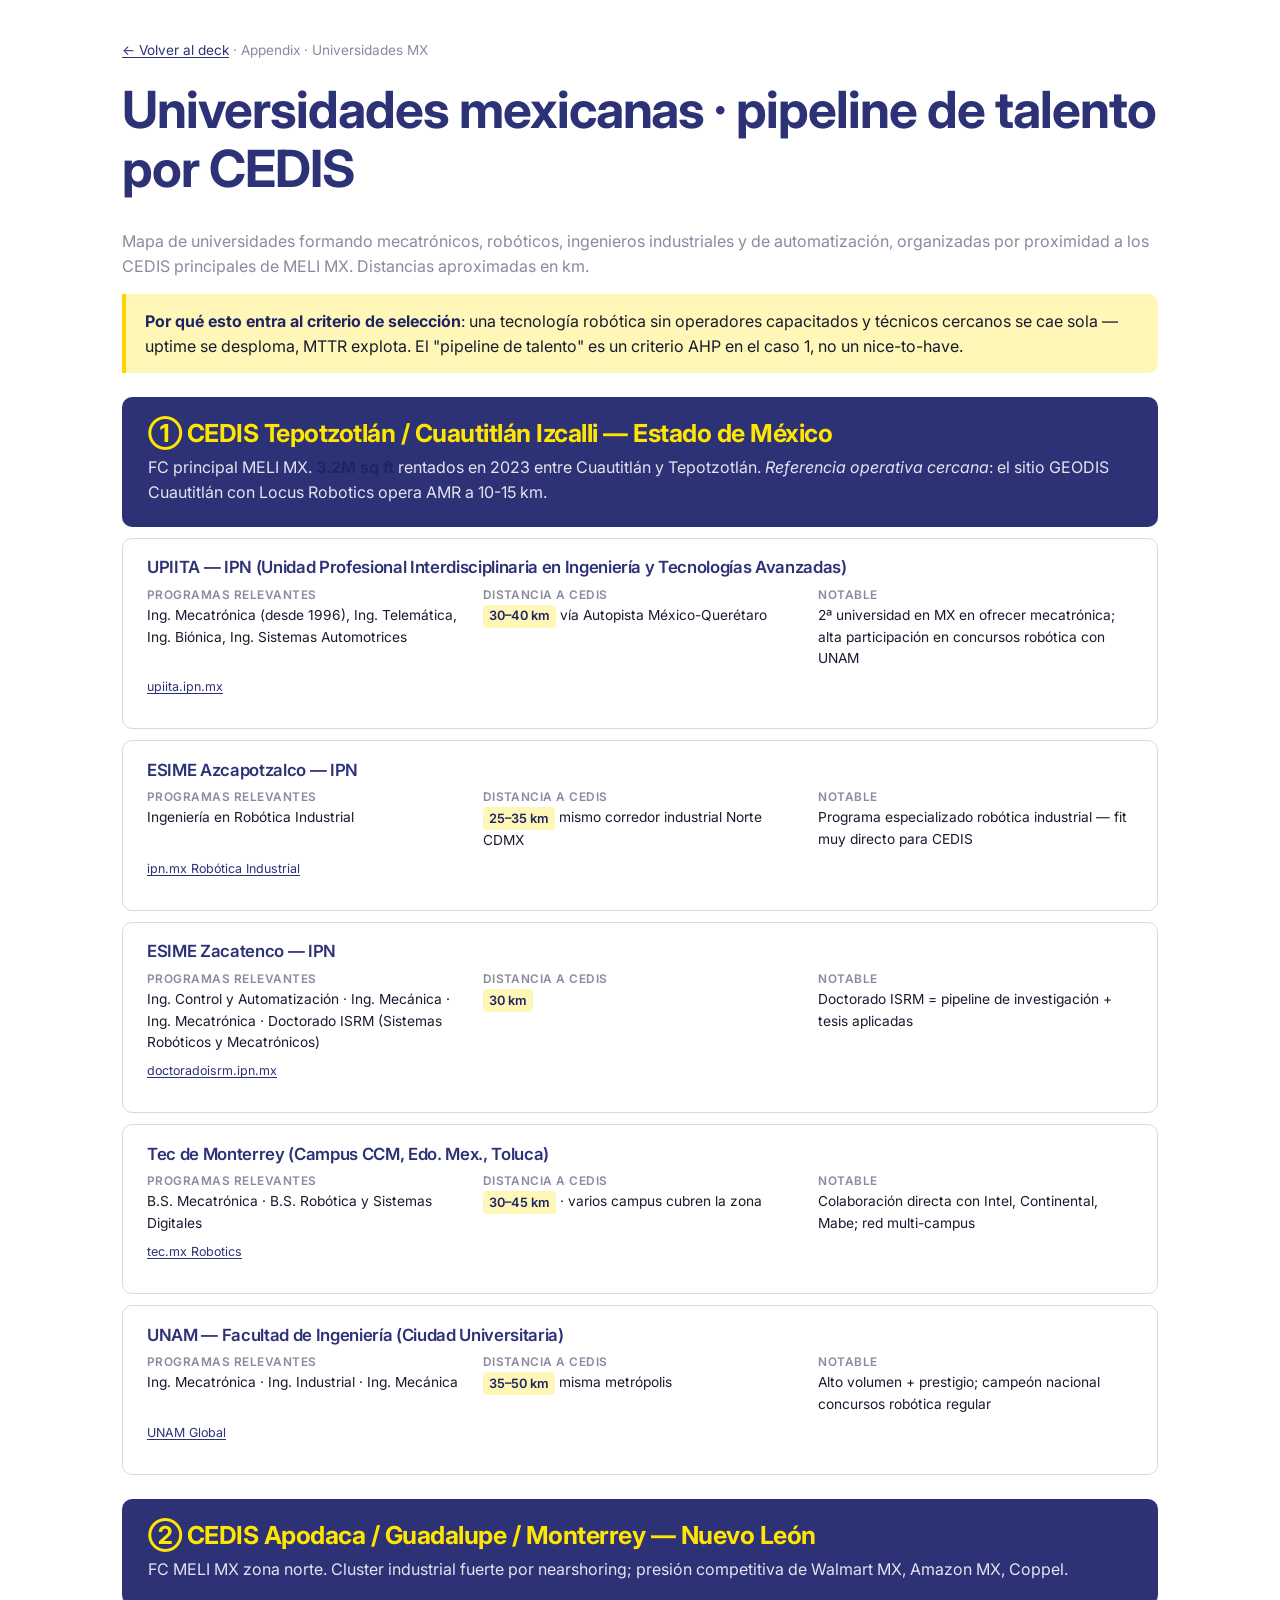
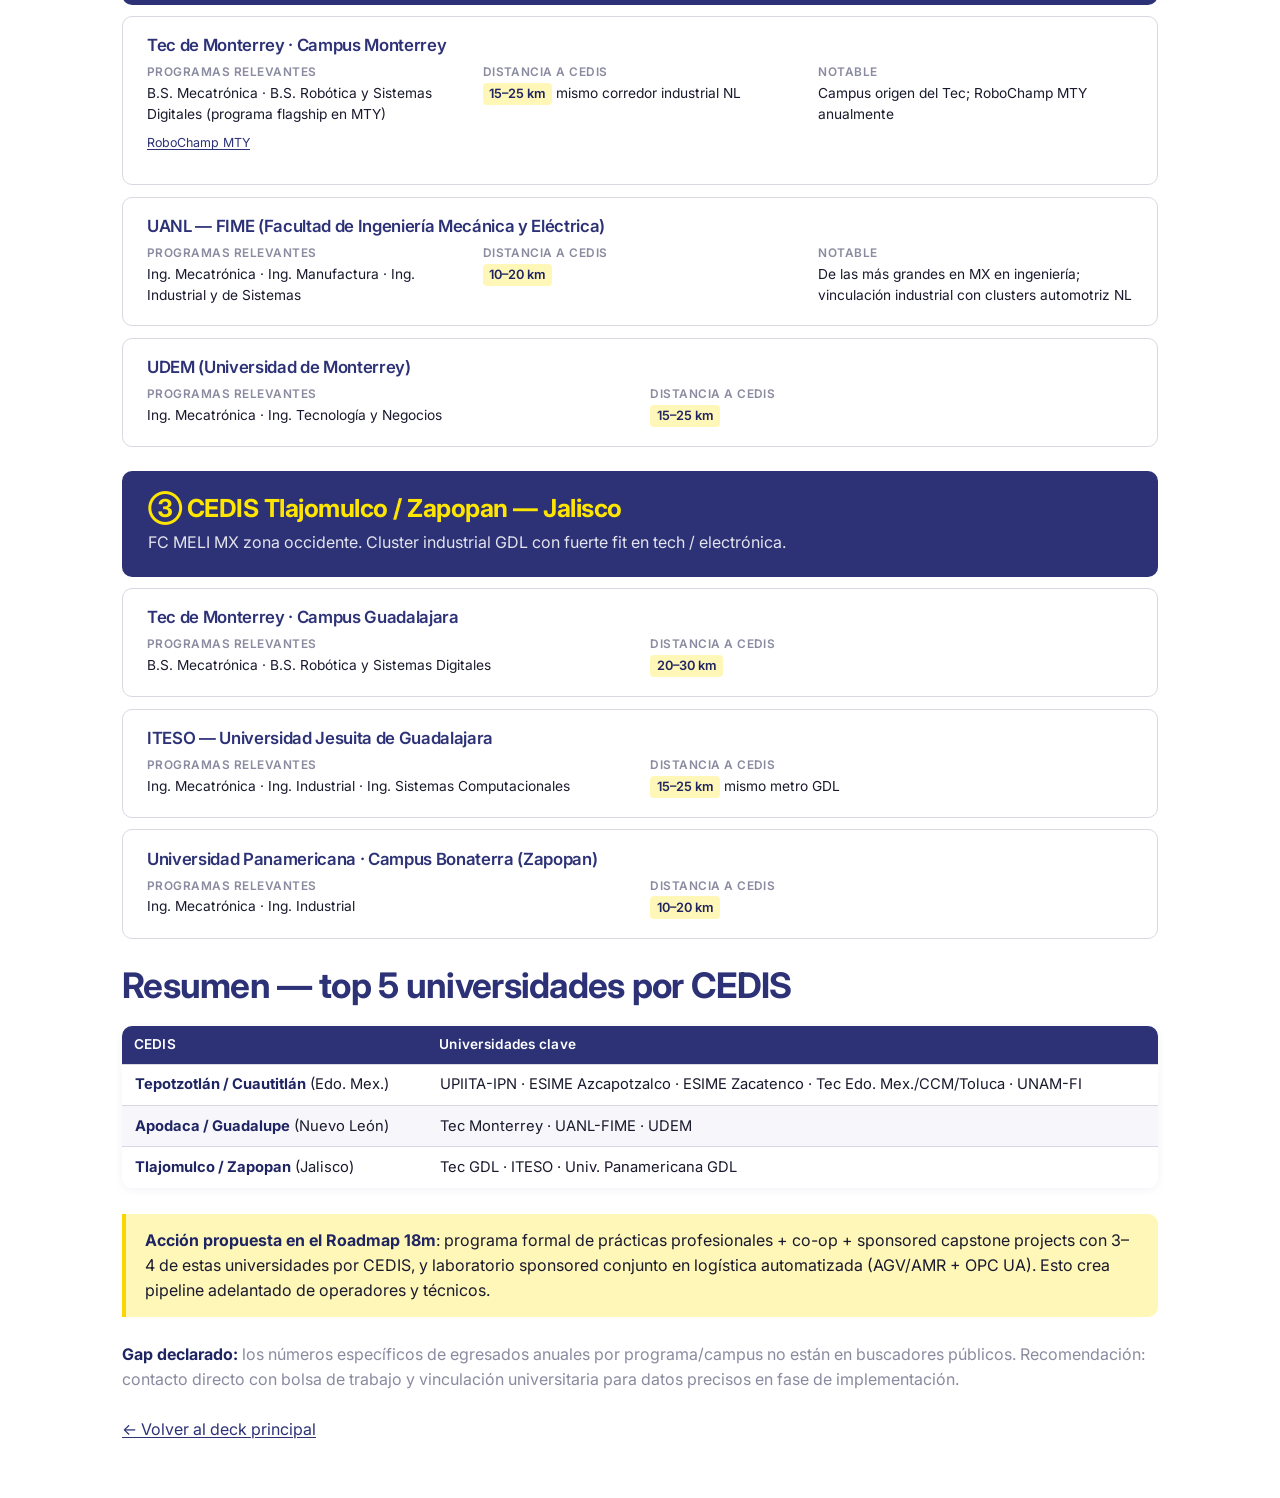
<file: appendix/universidades-mx.html>
<!DOCTYPE html>
<html lang="es">
<head>
  <meta charset="UTF-8">
  <meta name="viewport" content="width=device-width, initial-scale=1">
  <title>Universidades MX · talento pipeline · Business Case MELI</title>
  <link rel="preconnect" href="https://fonts.googleapis.com">
  <link rel="preconnect" href="https://fonts.gstatic.com" crossorigin>
  <link href="https://fonts.googleapis.com/css2?family=Inter:wght@300;400;500;600;700;800&family=JetBrains+Mono:wght@400;500&display=swap" rel="stylesheet">
  <link rel="stylesheet" href="../css/meli-theme.css">
  <style>
    .app-shell { max-width: 1100px; margin: 0 auto; padding: 2.5rem var(--gutter); }
    .breadcrumb { font-size: 0.85rem; color: var(--color-text-muted); margin-bottom: 1.2rem; }
    .cedis-anchor { padding: 1.4rem 1.6rem; background: var(--meli-blue); color: #FFF; border-radius: var(--radius); margin: 1.5rem 0 0.5rem 0; }
    .cedis-anchor h3 { color: var(--meli-yellow); margin: 0 0 0.3em 0; }
    .uni-card { padding: 1.2rem 1.5rem; border: 1px solid var(--color-border); border-radius: var(--radius); margin: 0.7rem 0; background: var(--color-bg); }
    .uni-card h4 { margin: 0 0 0.4em 0; color: var(--meli-blue); font-size: 1.05rem; }
    .uni-meta { display: grid; grid-template-columns: repeat(auto-fit, minmax(220px, 1fr)); gap: 0.5rem 1.3rem; font-size: 0.86rem; margin-top: 0.5rem; }
    .uni-meta > div span:first-child { color: var(--color-text-muted); font-size: 0.74rem; text-transform: uppercase; letter-spacing: 0.04em; display: block; font-weight: 600; margin-bottom: 0.1em; }
    .dist-pill { display: inline-block; padding: 0.1em 0.5em; background: var(--meli-yellow-soft); color: var(--meli-blue-dark); border-radius: 4px; font-size: 0.8rem; font-weight: 600; }
  </style>
</head>
<body>
<div class="app-shell">
  <p class="breadcrumb"><a href="../index.html">← Volver al deck</a> · Appendix · Universidades MX</p>
  <h1>Universidades mexicanas · pipeline de talento por CEDIS</h1>
  <p class="text-muted">Mapa de universidades formando mecatrónicos, robóticos, ingenieros industriales y de automatización, organizadas por proximidad a los CEDIS principales de MELI MX. Distancias aproximadas en km.</p>

  <div class="callout callout--yellow">
    <strong>Por qué esto entra al criterio de selección</strong>: una tecnología robótica sin operadores capacitados y técnicos cercanos se cae sola — uptime se desploma, MTTR explota. El "pipeline de talento" es un criterio AHP en el caso 1, no un nice-to-have.
  </div>

  <!-- =============================================== -->
  <div class="cedis-anchor">
    <h3>① CEDIS Tepotzotlán / Cuautitlán Izcalli — Estado de México</h3>
    <p style="color:#FFFFFFDD;margin-bottom:0;">FC principal MELI MX. <strong>3.2M sq ft</strong> rentados en 2023 entre Cuautitlán y Tepotzotlán. <em>Referencia operativa cercana</em>: el sitio GEODIS Cuautitlán con Locus Robotics opera AMR a 10-15 km.</p>
  </div>

  <div class="uni-card">
    <h4>UPIITA — IPN (Unidad Profesional Interdisciplinaria en Ingeniería y Tecnologías Avanzadas)</h4>
    <div class="uni-meta">
      <div><span>Programas relevantes</span>Ing. Mecatrónica (desde 1996), Ing. Telemática, Ing. Biónica, Ing. Sistemas Automotrices</div>
      <div><span>Distancia a CEDIS</span><span class="dist-pill">30–40 km</span> vía Autopista México-Querétaro</div>
      <div><span>Notable</span>2ª universidad en MX en ofrecer mecatrónica; alta participación en concursos robótica con UNAM</div>
    </div>
    <p class="text-xs mt-1"><a href="https://www.upiita.ipn.mx/oferta-educativa/mecatronica" target="_blank">upiita.ipn.mx</a></p>
  </div>

  <div class="uni-card">
    <h4>ESIME Azcapotzalco — IPN</h4>
    <div class="uni-meta">
      <div><span>Programas relevantes</span>Ingeniería en Robótica Industrial</div>
      <div><span>Distancia a CEDIS</span><span class="dist-pill">25–35 km</span> mismo corredor industrial Norte CDMX</div>
      <div><span>Notable</span>Programa especializado robótica industrial — fit muy directo para CEDIS</div>
    </div>
    <p class="text-xs mt-1"><a href="https://www.ipn.mx/oferta-educativa/educacion-superior/ver-carrera.html?lg=es&id=17" target="_blank">ipn.mx Robótica Industrial</a></p>
  </div>

  <div class="uni-card">
    <h4>ESIME Zacatenco — IPN</h4>
    <div class="uni-meta">
      <div><span>Programas relevantes</span>Ing. Control y Automatización · Ing. Mecánica · Ing. Mecatrónica · Doctorado ISRM (Sistemas Robóticos y Mecatrónicos)</div>
      <div><span>Distancia a CEDIS</span><span class="dist-pill">30 km</span></div>
      <div><span>Notable</span>Doctorado ISRM = pipeline de investigación + tesis aplicadas</div>
    </div>
    <p class="text-xs mt-1"><a href="https://www.doctoradoisrm.ipn.mx/" target="_blank">doctoradoisrm.ipn.mx</a></p>
  </div>

  <div class="uni-card">
    <h4>Tec de Monterrey (Campus CCM, Edo. Mex., Toluca)</h4>
    <div class="uni-meta">
      <div><span>Programas relevantes</span>B.S. Mecatrónica · B.S. Robótica y Sistemas Digitales</div>
      <div><span>Distancia a CEDIS</span><span class="dist-pill">30–45 km</span> · varios campus cubren la zona</div>
      <div><span>Notable</span>Colaboración directa con Intel, Continental, Mabe; red multi-campus</div>
    </div>
    <p class="text-xs mt-1"><a href="https://tec.mx/en/Engineering-and-Sciences/bs-in-robotics-and-digital-systems-engineering" target="_blank">tec.mx Robotics</a></p>
  </div>

  <div class="uni-card">
    <h4>UNAM — Facultad de Ingeniería (Ciudad Universitaria)</h4>
    <div class="uni-meta">
      <div><span>Programas relevantes</span>Ing. Mecatrónica · Ing. Industrial · Ing. Mecánica</div>
      <div><span>Distancia a CEDIS</span><span class="dist-pill">35–50 km</span> misma metrópolis</div>
      <div><span>Notable</span>Alto volumen + prestigio; campeón nacional concursos robótica regular</div>
    </div>
    <p class="text-xs mt-1"><a href="https://unamglobal.unam.mx/alumnos-de-ingenieria-mecatronica-y-mecanica-ganan-concurso-de-robotica/" target="_blank">UNAM Global</a></p>
  </div>

  <!-- =============================================== -->
  <div class="cedis-anchor">
    <h3>② CEDIS Apodaca / Guadalupe / Monterrey — Nuevo León</h3>
    <p style="color:#FFFFFFDD;margin-bottom:0;">FC MELI MX zona norte. Cluster industrial fuerte por nearshoring; presión competitiva de Walmart MX, Amazon MX, Coppel.</p>
  </div>

  <div class="uni-card">
    <h4>Tec de Monterrey · Campus Monterrey</h4>
    <div class="uni-meta">
      <div><span>Programas relevantes</span>B.S. Mecatrónica · B.S. Robótica y Sistemas Digitales (programa flagship en MTY)</div>
      <div><span>Distancia a CEDIS</span><span class="dist-pill">15–25 km</span> mismo corredor industrial NL</div>
      <div><span>Notable</span>Campus origen del Tec; RoboChamp MTY anualmente</div>
    </div>
    <p class="text-xs mt-1"><a href="https://admision.tec.mx/robochamp/monterrey" target="_blank">RoboChamp MTY</a></p>
  </div>

  <div class="uni-card">
    <h4>UANL — FIME (Facultad de Ingeniería Mecánica y Eléctrica)</h4>
    <div class="uni-meta">
      <div><span>Programas relevantes</span>Ing. Mecatrónica · Ing. Manufactura · Ing. Industrial y de Sistemas</div>
      <div><span>Distancia a CEDIS</span><span class="dist-pill">10–20 km</span></div>
      <div><span>Notable</span>De las más grandes en MX en ingeniería; vinculación industrial con clusters automotriz NL</div>
    </div>
  </div>

  <div class="uni-card">
    <h4>UDEM (Universidad de Monterrey)</h4>
    <div class="uni-meta">
      <div><span>Programas relevantes</span>Ing. Mecatrónica · Ing. Tecnología y Negocios</div>
      <div><span>Distancia a CEDIS</span><span class="dist-pill">15–25 km</span></div>
    </div>
  </div>

  <!-- =============================================== -->
  <div class="cedis-anchor">
    <h3>③ CEDIS Tlajomulco / Zapopan — Jalisco</h3>
    <p style="color:#FFFFFFDD;margin-bottom:0;">FC MELI MX zona occidente. Cluster industrial GDL con fuerte fit en tech / electrónica.</p>
  </div>

  <div class="uni-card">
    <h4>Tec de Monterrey · Campus Guadalajara</h4>
    <div class="uni-meta">
      <div><span>Programas relevantes</span>B.S. Mecatrónica · B.S. Robótica y Sistemas Digitales</div>
      <div><span>Distancia a CEDIS</span><span class="dist-pill">20–30 km</span></div>
    </div>
  </div>

  <div class="uni-card">
    <h4>ITESO — Universidad Jesuita de Guadalajara</h4>
    <div class="uni-meta">
      <div><span>Programas relevantes</span>Ing. Mecatrónica · Ing. Industrial · Ing. Sistemas Computacionales</div>
      <div><span>Distancia a CEDIS</span><span class="dist-pill">15–25 km</span> mismo metro GDL</div>
    </div>
  </div>

  <div class="uni-card">
    <h4>Universidad Panamericana · Campus Bonaterra (Zapopan)</h4>
    <div class="uni-meta">
      <div><span>Programas relevantes</span>Ing. Mecatrónica · Ing. Industrial</div>
      <div><span>Distancia a CEDIS</span><span class="dist-pill">10–20 km</span></div>
    </div>
  </div>

  <h2 class="mt-3">Resumen — top 5 universidades por CEDIS</h2>
  <table>
    <thead>
      <tr><th>CEDIS</th><th>Universidades clave</th></tr>
    </thead>
    <tbody>
      <tr>
        <td><strong>Tepotzotlán / Cuautitlán</strong> (Edo. Mex.)</td>
        <td>UPIITA-IPN · ESIME Azcapotzalco · ESIME Zacatenco · Tec Edo. Mex./CCM/Toluca · UNAM-FI</td>
      </tr>
      <tr>
        <td><strong>Apodaca / Guadalupe</strong> (Nuevo León)</td>
        <td>Tec Monterrey · UANL-FIME · UDEM</td>
      </tr>
      <tr>
        <td><strong>Tlajomulco / Zapopan</strong> (Jalisco)</td>
        <td>Tec GDL · ITESO · Univ. Panamericana GDL</td>
      </tr>
    </tbody>
  </table>

  <div class="callout callout--yellow mt-3">
    <strong>Acción propuesta en el Roadmap 18m</strong>: programa formal de prácticas profesionales + co-op + sponsored capstone projects con 3–4 de estas universidades por CEDIS, y laboratorio sponsored conjunto en logística automatizada (AGV/AMR + OPC UA). Esto crea pipeline adelantado de operadores y técnicos.
  </div>

  <p class="text-muted mt-3"><strong>Gap declarado:</strong> los números específicos de egresados anuales por programa/campus no están en buscadores públicos. Recomendación: contacto directo con bolsa de trabajo y vinculación universitaria para datos precisos en fase de implementación.</p>

  <p class="text-muted mt-3"><a href="../index.html">← Volver al deck principal</a></p>
</div>
</body>
</html>
</file>
<file: css/meli-theme.css>
/* =====================================================================
   MELI THEME · Business Case Innovación y Robótica
   Colores institucionales · tipografía · base
   ===================================================================== */

:root {
  /* Brand */
  --meli-yellow: #FFE600;
  --meli-yellow-soft: #FFF7B8;
  --meli-yellow-dark: #FCD400;
  --meli-blue: #2D3277;
  --meli-blue-dark: #1F2562;
  --meli-blue-soft: #E8E9F2;

  /* Neutrals */
  --color-text: #1A1A2E;
  --color-text-soft: #4A4A6A;
  --color-text-muted: #8A8AA0;
  --color-bg: #FFFFFF;
  --color-bg-soft: #F7F7FB;
  --color-bg-muted: #EFEFF5;
  --color-border: #D8D8E3;

  /* Status */
  --color-success: #00A650;
  --color-warning: #FFB400;
  --color-danger: #E63946;
  --color-info: #3483FA;

  /* Layout */
  --max-width: 1200px;
  --gutter: 2rem;
  --radius: 10px;
  --radius-sm: 6px;
  --shadow-sm: 0 2px 8px rgba(45, 50, 119, 0.06);
  --shadow-md: 0 6px 24px rgba(45, 50, 119, 0.10);
  --shadow-lg: 0 14px 40px rgba(45, 50, 119, 0.14);

  /* Type */
  --font-sans: 'Inter', -apple-system, BlinkMacSystemFont, 'Segoe UI', Roboto, sans-serif;
  --font-mono: 'JetBrains Mono', 'Fira Code', Menlo, Monaco, Consolas, monospace;
}

* {
  box-sizing: border-box;
}

html {
  font-size: 16px;
  scroll-behavior: smooth;
  -webkit-font-smoothing: antialiased;
  -moz-osx-font-smoothing: grayscale;
}

body {
  margin: 0;
  padding: 0;
  font-family: var(--font-sans);
  font-weight: 400;
  color: var(--color-text);
  background: var(--color-bg);
  line-height: 1.55;
}

/* Typography */
h1, h2, h3, h4, h5, h6 {
  font-family: var(--font-sans);
  font-weight: 700;
  color: var(--meli-blue);
  margin: 0 0 0.6em 0;
  letter-spacing: -0.02em;
  line-height: 1.15;
}

h1 { font-size: clamp(2rem, 4vw, 3.2rem); }
h2 { font-size: clamp(1.5rem, 3vw, 2.2rem); }
h3 { font-size: clamp(1.2rem, 2vw, 1.55rem); color: var(--color-text); }
h4 { font-size: 1.1rem; color: var(--color-text); font-weight: 600; }
h5 { font-size: 0.95rem; color: var(--color-text-soft); text-transform: uppercase; letter-spacing: 0.06em; font-weight: 600; }

p {
  margin: 0 0 1em 0;
}

a {
  color: var(--meli-blue);
  text-decoration: underline;
  text-decoration-thickness: 1px;
  text-underline-offset: 2px;
  transition: color 0.15s ease;
}
a:hover {
  color: var(--meli-blue-dark);
  text-decoration-thickness: 2px;
}

code, pre, kbd {
  font-family: var(--font-mono);
  font-size: 0.9em;
}

code {
  background: var(--color-bg-muted);
  padding: 0.12em 0.36em;
  border-radius: 4px;
  color: var(--meli-blue-dark);
}

pre {
  background: var(--meli-blue);
  color: #F0F0FF;
  padding: 1.1rem 1.3rem;
  border-radius: var(--radius);
  overflow-x: auto;
  font-size: 0.85rem;
  line-height: 1.55;
  box-shadow: var(--shadow-sm);
}
pre code {
  background: transparent;
  color: inherit;
  padding: 0;
}

ul, ol {
  margin: 0 0 1em 0;
  padding-left: 1.4em;
}
li {
  margin: 0.3em 0;
}
li::marker {
  color: var(--meli-blue);
}

strong {
  font-weight: 700;
  color: var(--meli-blue-dark);
}

/* Brand accents */
.brand-yellow-bar {
  display: inline-block;
  background: var(--meli-yellow);
  padding: 0.1em 0.45em;
  border-radius: 3px;
  font-weight: 600;
  color: var(--meli-blue-dark);
}

.brand-tag {
  display: inline-block;
  background: var(--meli-blue);
  color: #FFFFFF;
  padding: 0.18em 0.7em;
  border-radius: 999px;
  font-size: 0.78rem;
  font-weight: 600;
  letter-spacing: 0.03em;
  text-transform: uppercase;
}

.brand-tag--yellow {
  background: var(--meli-yellow);
  color: var(--meli-blue-dark);
}

.brand-tag--ghost {
  background: transparent;
  color: var(--meli-blue);
  border: 1.5px solid var(--meli-blue);
}

/* Cards */
.card {
  background: var(--color-bg);
  border: 1px solid var(--color-border);
  border-radius: var(--radius);
  padding: 1.3rem 1.5rem;
  box-shadow: var(--shadow-sm);
}

.card--soft {
  background: var(--color-bg-soft);
  border: 1px solid var(--color-bg-muted);
  box-shadow: none;
}

.card--accent {
  background: linear-gradient(135deg, var(--meli-yellow-soft) 0%, #FFFFFF 100%);
  border: 1px solid var(--meli-yellow-dark);
}

.card--blue {
  background: linear-gradient(135deg, var(--meli-blue) 0%, var(--meli-blue-dark) 100%);
  color: #FFFFFF;
  border: none;
}
.card--blue h1, .card--blue h2, .card--blue h3 { color: var(--meli-yellow); }
.card--blue strong { color: var(--meli-yellow); }
.card--blue a { color: var(--meli-yellow); }

/* Tables */
table {
  width: 100%;
  border-collapse: collapse;
  margin: 1em 0;
  font-size: 0.92rem;
  background: var(--color-bg);
  border-radius: var(--radius);
  overflow: hidden;
  box-shadow: var(--shadow-sm);
}
th, td {
  padding: 0.6em 0.85em;
  text-align: left;
  border-bottom: 1px solid var(--color-border);
}
th {
  background: var(--meli-blue);
  color: #FFFFFF;
  font-weight: 600;
  font-size: 0.85rem;
  letter-spacing: 0.02em;
}
tr:last-child td { border-bottom: none; }
tr:nth-child(even) td { background: var(--color-bg-soft); }

/* KPI / big numbers */
.kpi {
  display: flex;
  flex-direction: column;
  gap: 0.18em;
}
.kpi__value {
  font-size: clamp(1.6rem, 3.4vw, 2.6rem);
  font-weight: 800;
  color: var(--meli-blue);
  font-variant-numeric: tabular-nums;
  letter-spacing: -0.02em;
  line-height: 1;
}
.kpi__label {
  font-size: 0.82rem;
  font-weight: 500;
  color: var(--color-text-soft);
  text-transform: uppercase;
  letter-spacing: 0.04em;
}
.kpi__delta {
  font-size: 0.85rem;
  font-weight: 600;
}
.kpi__delta--up { color: var(--color-success); }
.kpi__delta--down { color: var(--color-danger); }

/* Callouts */
.callout {
  border-left: 4px solid var(--meli-blue);
  background: var(--color-bg-soft);
  padding: 0.9em 1.2em;
  border-radius: 0 var(--radius) var(--radius) 0;
  margin: 1em 0;
}
.callout--yellow {
  border-left-color: var(--meli-yellow-dark);
  background: var(--meli-yellow-soft);
}
.callout--success { border-left-color: var(--color-success); }
.callout--warning { border-left-color: var(--color-warning); }
.callout--danger { border-left-color: var(--color-danger); }

/* Utilities */
.text-center { text-align: center; }
.text-right { text-align: right; }
.text-muted { color: var(--color-text-muted); }
.text-soft { color: var(--color-text-soft); }
.text-mono { font-family: var(--font-mono); }
.text-sm { font-size: 0.88rem; }
.text-xs { font-size: 0.78rem; }

.mt-0 { margin-top: 0; }
.mb-0 { margin-bottom: 0; }
.mt-1 { margin-top: 0.5rem; }
.mb-1 { margin-bottom: 0.5rem; }
.mt-2 { margin-top: 1rem; }
.mb-2 { margin-bottom: 1rem; }
.mt-3 { margin-top: 1.6rem; }
.mb-3 { margin-bottom: 1.6rem; }

.grid {
  display: grid;
  gap: 1.2rem;
}
.grid--2 { grid-template-columns: repeat(2, 1fr); }
.grid--3 { grid-template-columns: repeat(3, 1fr); }
.grid--4 { grid-template-columns: repeat(4, 1fr); }

@media (max-width: 800px) {
  .grid--2, .grid--3, .grid--4 { grid-template-columns: 1fr; }
}

.flex { display: flex; gap: 1rem; align-items: center; }
.flex--col { flex-direction: column; align-items: stretch; }
.flex--between { justify-content: space-between; }
.flex--wrap { flex-wrap: wrap; }

/* Forms / inputs (for widgets) */
input[type="range"] {
  -webkit-appearance: none;
  appearance: none;
  width: 100%;
  height: 6px;
  background: var(--color-bg-muted);
  border-radius: 999px;
  outline: none;
}
input[type="range"]::-webkit-slider-thumb {
  -webkit-appearance: none;
  appearance: none;
  width: 22px;
  height: 22px;
  border-radius: 50%;
  background: var(--meli-yellow);
  border: 2px solid var(--meli-blue);
  cursor: pointer;
  box-shadow: var(--shadow-sm);
  transition: transform 0.1s ease;
}
input[type="range"]::-webkit-slider-thumb:hover { transform: scale(1.12); }
input[type="range"]::-moz-range-thumb {
  width: 22px;
  height: 22px;
  border-radius: 50%;
  background: var(--meli-yellow);
  border: 2px solid var(--meli-blue);
  cursor: pointer;
}

input[type="number"], select {
  font-family: var(--font-sans);
  font-size: 0.95rem;
  padding: 0.45em 0.7em;
  border: 1.5px solid var(--color-border);
  border-radius: var(--radius-sm);
  background: var(--color-bg);
  color: var(--color-text);
  outline: none;
  transition: border-color 0.15s ease;
}
input[type="number"]:focus, select:focus {
  border-color: var(--meli-blue);
}

button {
  font-family: var(--font-sans);
  font-size: 0.92rem;
  font-weight: 600;
  padding: 0.55em 1.2em;
  border: none;
  border-radius: var(--radius-sm);
  cursor: pointer;
  transition: all 0.15s ease;
}
.btn-primary {
  background: var(--meli-yellow);
  color: var(--meli-blue-dark);
}
.btn-primary:hover {
  background: var(--meli-yellow-dark);
  transform: translateY(-1px);
  box-shadow: var(--shadow-sm);
}
.btn-secondary {
  background: var(--meli-blue);
  color: #FFFFFF;
}
.btn-secondary:hover {
  background: var(--meli-blue-dark);
}
.btn-ghost {
  background: transparent;
  color: var(--meli-blue);
  border: 1.5px solid var(--meli-blue);
}

/* Widget container */
.widget {
  background: var(--color-bg-soft);
  border: 1px solid var(--color-border);
  border-radius: var(--radius);
  padding: 1.3rem 1.5rem;
  margin: 1.2rem 0;
}
.widget__header {
  display: flex;
  justify-content: space-between;
  align-items: baseline;
  margin-bottom: 0.8rem;
  padding-bottom: 0.6rem;
  border-bottom: 1px solid var(--color-border);
}
.widget__title {
  font-size: 1.05rem;
  font-weight: 700;
  color: var(--meli-blue);
  margin: 0;
}
.widget__hint {
  font-size: 0.78rem;
  color: var(--color-text-muted);
  font-style: italic;
}
.widget__controls {
  display: grid;
  grid-template-columns: repeat(auto-fit, minmax(180px, 1fr));
  gap: 0.9rem;
  margin-bottom: 1rem;
}
.widget__control label {
  display: block;
  font-size: 0.82rem;
  font-weight: 600;
  color: var(--color-text-soft);
  margin-bottom: 0.3em;
}
.widget__control .value-display {
  font-family: var(--font-mono);
  font-size: 0.85rem;
  color: var(--meli-blue);
  font-weight: 600;
}
.widget__output {
  display: grid;
  grid-template-columns: repeat(auto-fit, minmax(140px, 1fr));
  gap: 1rem;
  padding: 1rem 0;
  background: var(--color-bg);
  border-radius: var(--radius);
  padding: 1rem 1.2rem;
  margin-top: 0.6rem;
}
.widget__chart {
  width: 100%;
  min-height: 320px;
  margin-top: 0.8rem;
}
.widget__loading {
  padding: 1.5rem;
  text-align: center;
  color: var(--color-text-muted);
  font-style: italic;
}
.widget__loading::after {
  content: '⏳';
  margin-left: 0.4em;
}

/* Hide the loading indicator once Plotly has rendered into the chart container.
   Uses :has() selector — Plotly inserts a .plot-container or .js-plotly-plot child
   when it renders. Once present, all widget__loading siblings/descendants get hidden. */
.widget__chart:has(.plot-container),
.widget__chart:has(.js-plotly-plot) {
  /* container itself is fine; we target the loading inside it */
}
.widget__chart:has(.plot-container) .widget__loading,
.widget__chart:has(.js-plotly-plot) .widget__loading {
  display: none !important;
}

/* ============================================================
   Motivacionales blog-style
   ============================================================ */
.motivacional-article {
  background: var(--color-bg);
  border: 1px solid var(--color-border);
  border-left: 4px solid var(--meli-yellow);
  border-radius: 0 var(--radius) var(--radius) 0;
  padding: 1.6rem 1.9rem;
  margin: 1.4rem 0;
  box-shadow: var(--shadow-sm);
}
.motivacional-article h3 {
  color: var(--meli-blue);
  margin: 0 0 0.7em 0;
  font-size: 1.3rem;
  display: flex;
  align-items: baseline;
  gap: 0.5em;
  flex-wrap: wrap;
}
.motivacional-article h3 .num {
  font-family: var(--font-mono);
  font-size: 1rem;
  background: var(--meli-yellow);
  color: var(--meli-blue-dark);
  padding: 0.1em 0.55em;
  border-radius: 4px;
  font-weight: 700;
}
.motivacional-article p {
  line-height: 1.65;
  font-size: 0.96rem;
  margin: 0.7em 0;
}
.motivacional-article p:first-of-type {
  margin-top: 0;
}
.motivacional-article p:last-of-type {
  margin-bottom: 0;
}
.motivacional-article figure {
  margin: 1.2rem 0;
  text-align: center;
  background: var(--color-bg-soft);
  border-radius: var(--radius);
  padding: 0.8rem;
}
.motivacional-article figure img,
.motivacional-article figure video,
.motivacional-article figure iframe {
  max-width: 100%;
  width: 100%;
  border-radius: var(--radius-sm);
  box-shadow: var(--shadow-sm);
  display: block;
  margin: 0 auto;
}
.motivacional-article figure iframe {
  aspect-ratio: 16/9;
  height: auto;
  border: none;
}
.motivacional-article figcaption {
  font-size: 0.82rem;
  color: var(--color-text-muted);
  font-style: italic;
  margin-top: 0.6em;
  padding: 0 0.4em;
}
.media-placeholder {
  background: var(--color-bg-soft);
  border: 2px dashed var(--color-border);
  border-radius: var(--radius);
  padding: 2.5rem 1.5rem;
  color: var(--color-text-muted);
  font-style: italic;
  text-align: center;
  font-size: 0.9rem;
  line-height: 1.5;
}
.media-placeholder strong {
  display: block;
  color: var(--meli-blue);
  font-style: normal;
  margin-bottom: 0.3em;
}
.pdf-download-bar {
  display: flex;
  align-items: center;
  justify-content: space-between;
  gap: 1rem;
  flex-wrap: wrap;
  background: linear-gradient(135deg, var(--meli-blue) 0%, var(--meli-blue-dark) 100%);
  color: #FFFFFF;
  padding: 1rem 1.5rem;
  border-radius: var(--radius);
  margin: 1rem 0 1.5rem 0;
}
.pdf-download-bar__text {
  flex: 1;
}
.pdf-download-bar__title {
  font-weight: 700;
  margin: 0 0 0.2em 0;
  color: var(--meli-yellow);
}
.pdf-download-bar__sub {
  margin: 0;
  font-size: 0.86rem;
  color: rgba(255, 255, 255, 0.85);
}
.pdf-download-bar a.btn-primary {
  text-decoration: none;
  display: inline-flex;
  align-items: center;
  gap: 0.4em;
  white-space: nowrap;
}
</file>
